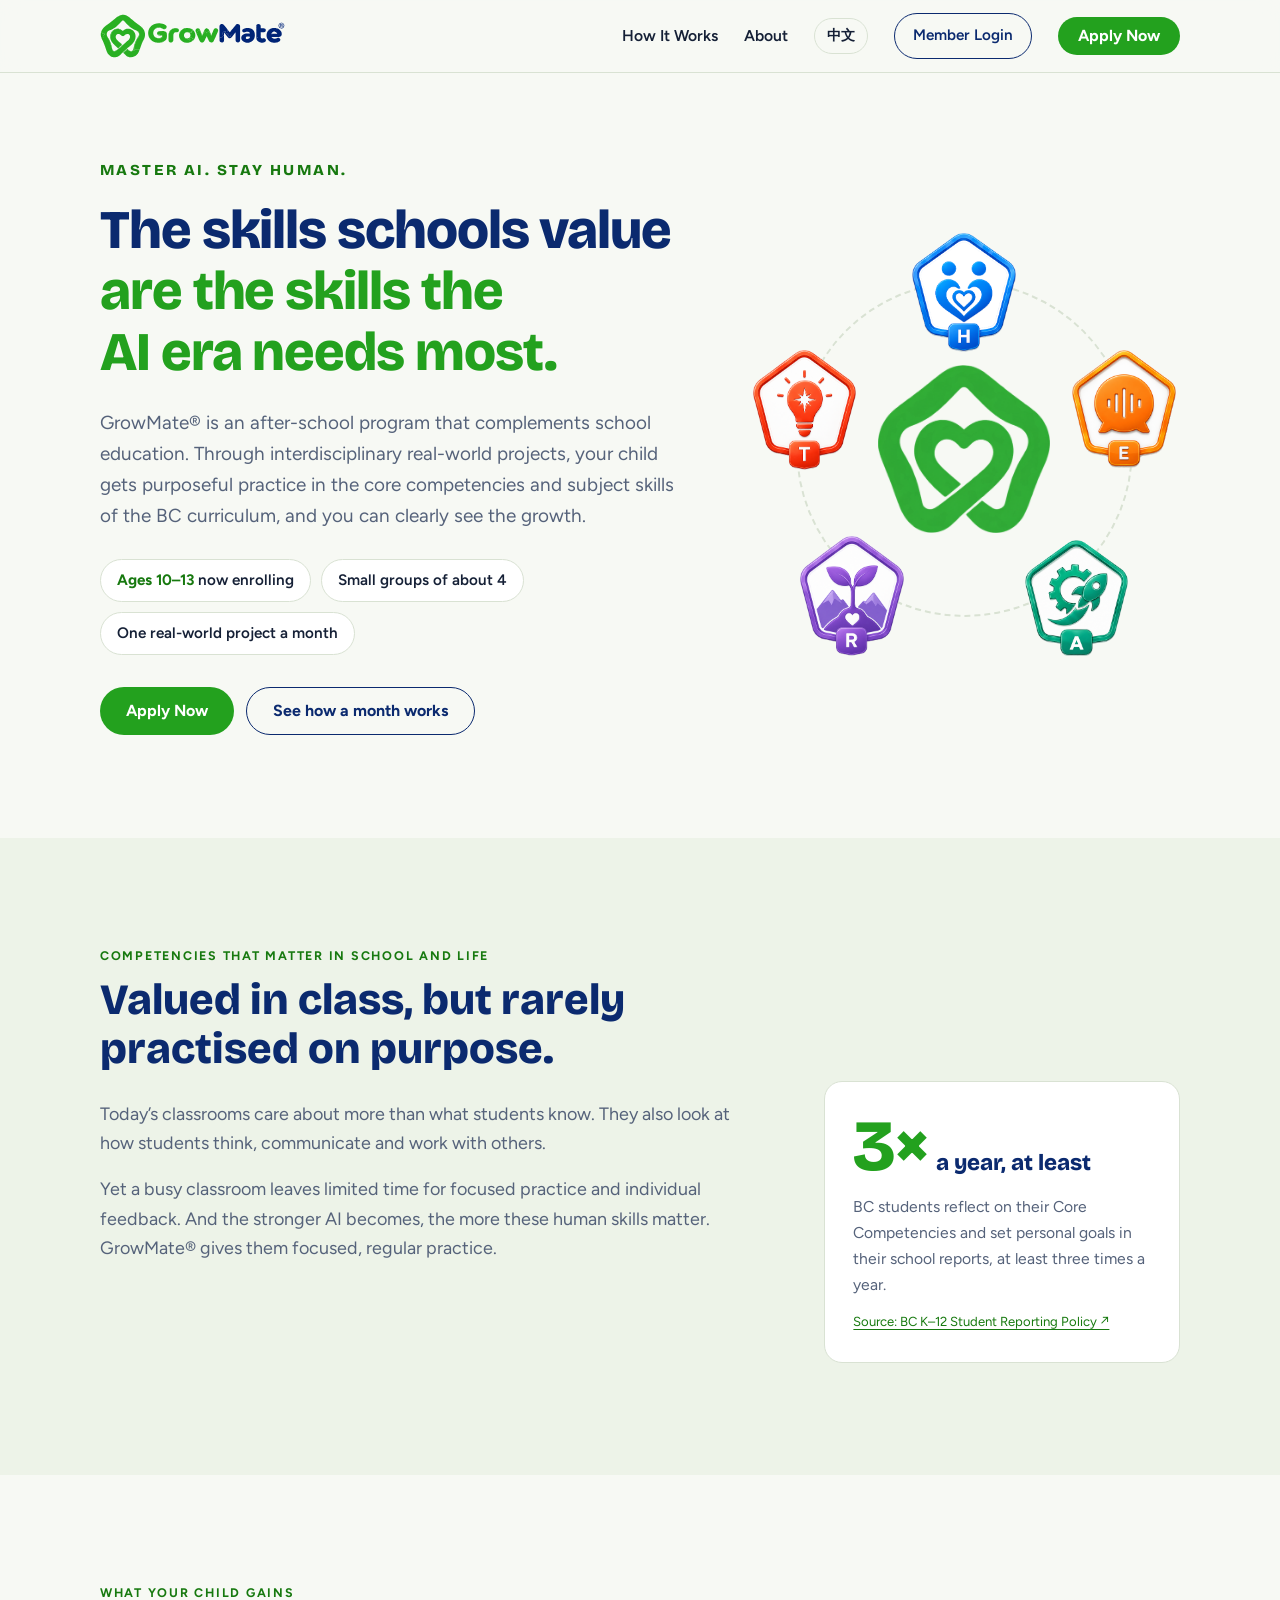
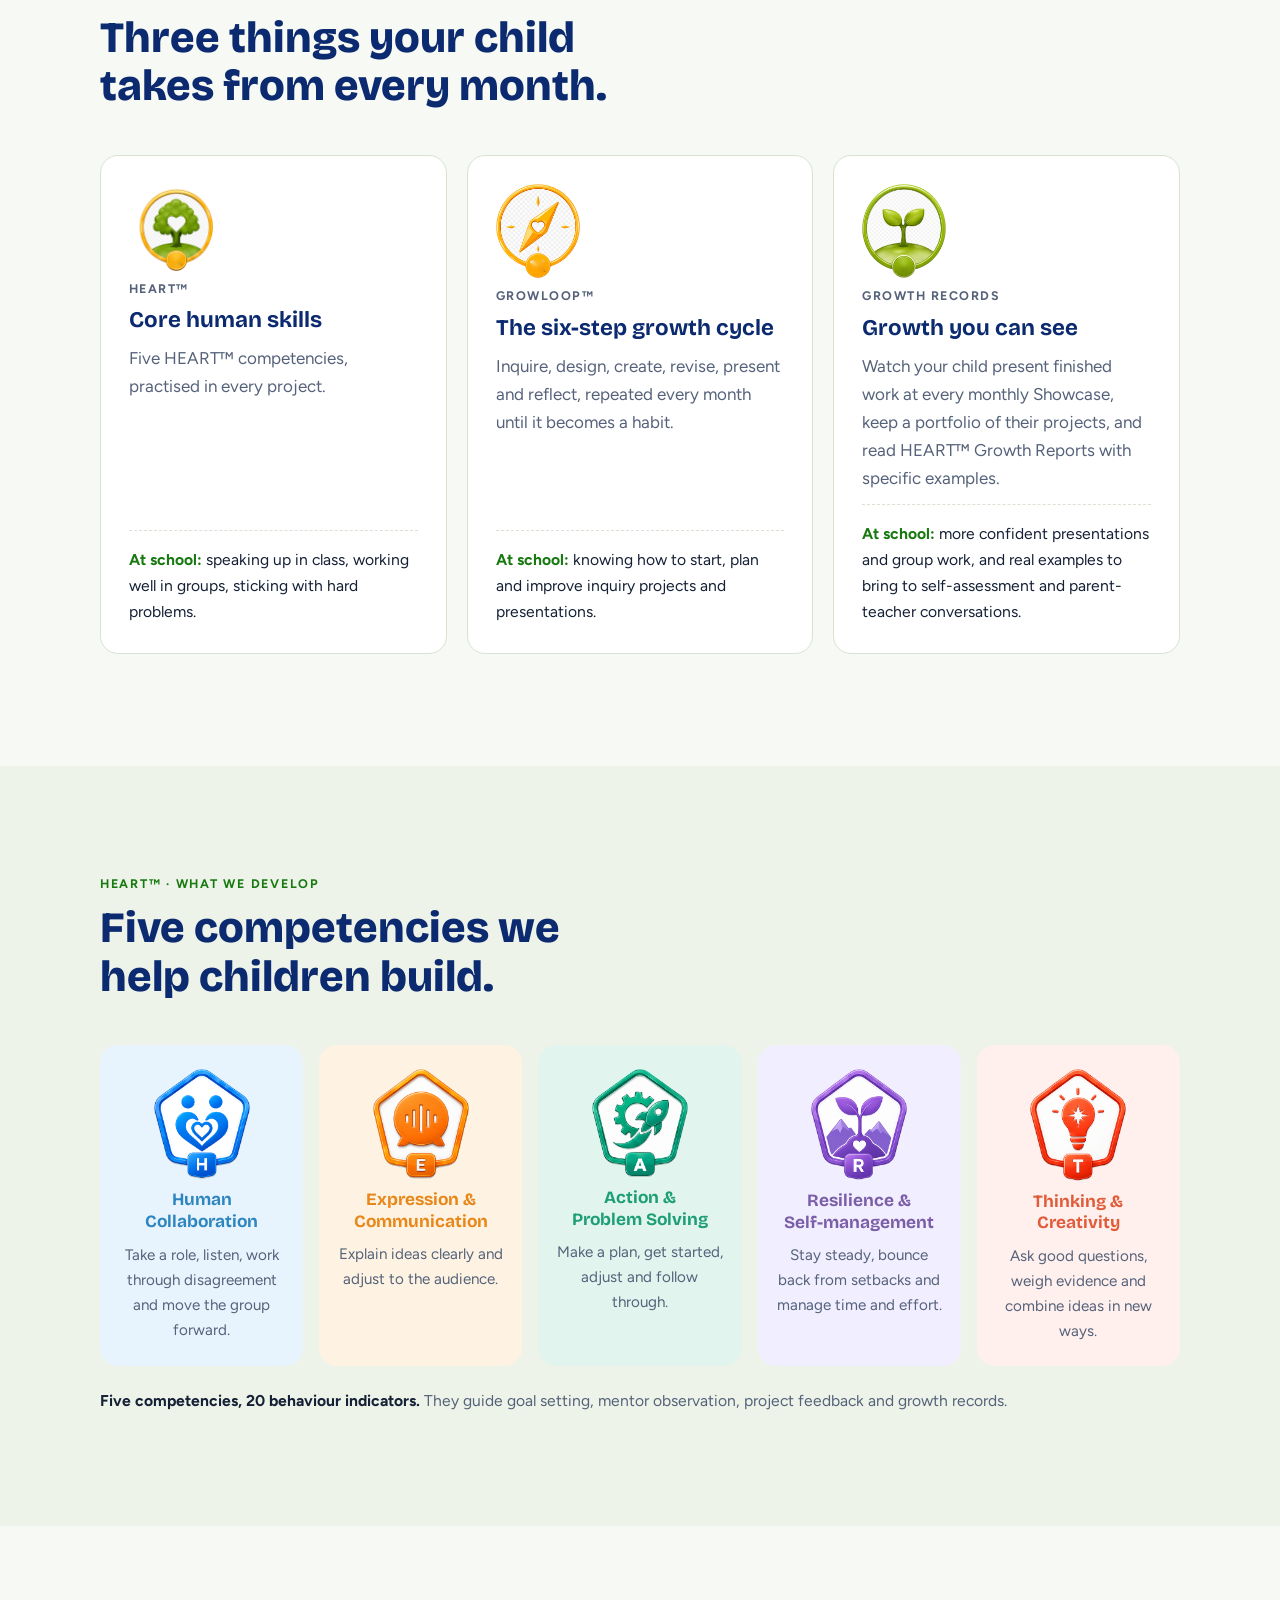
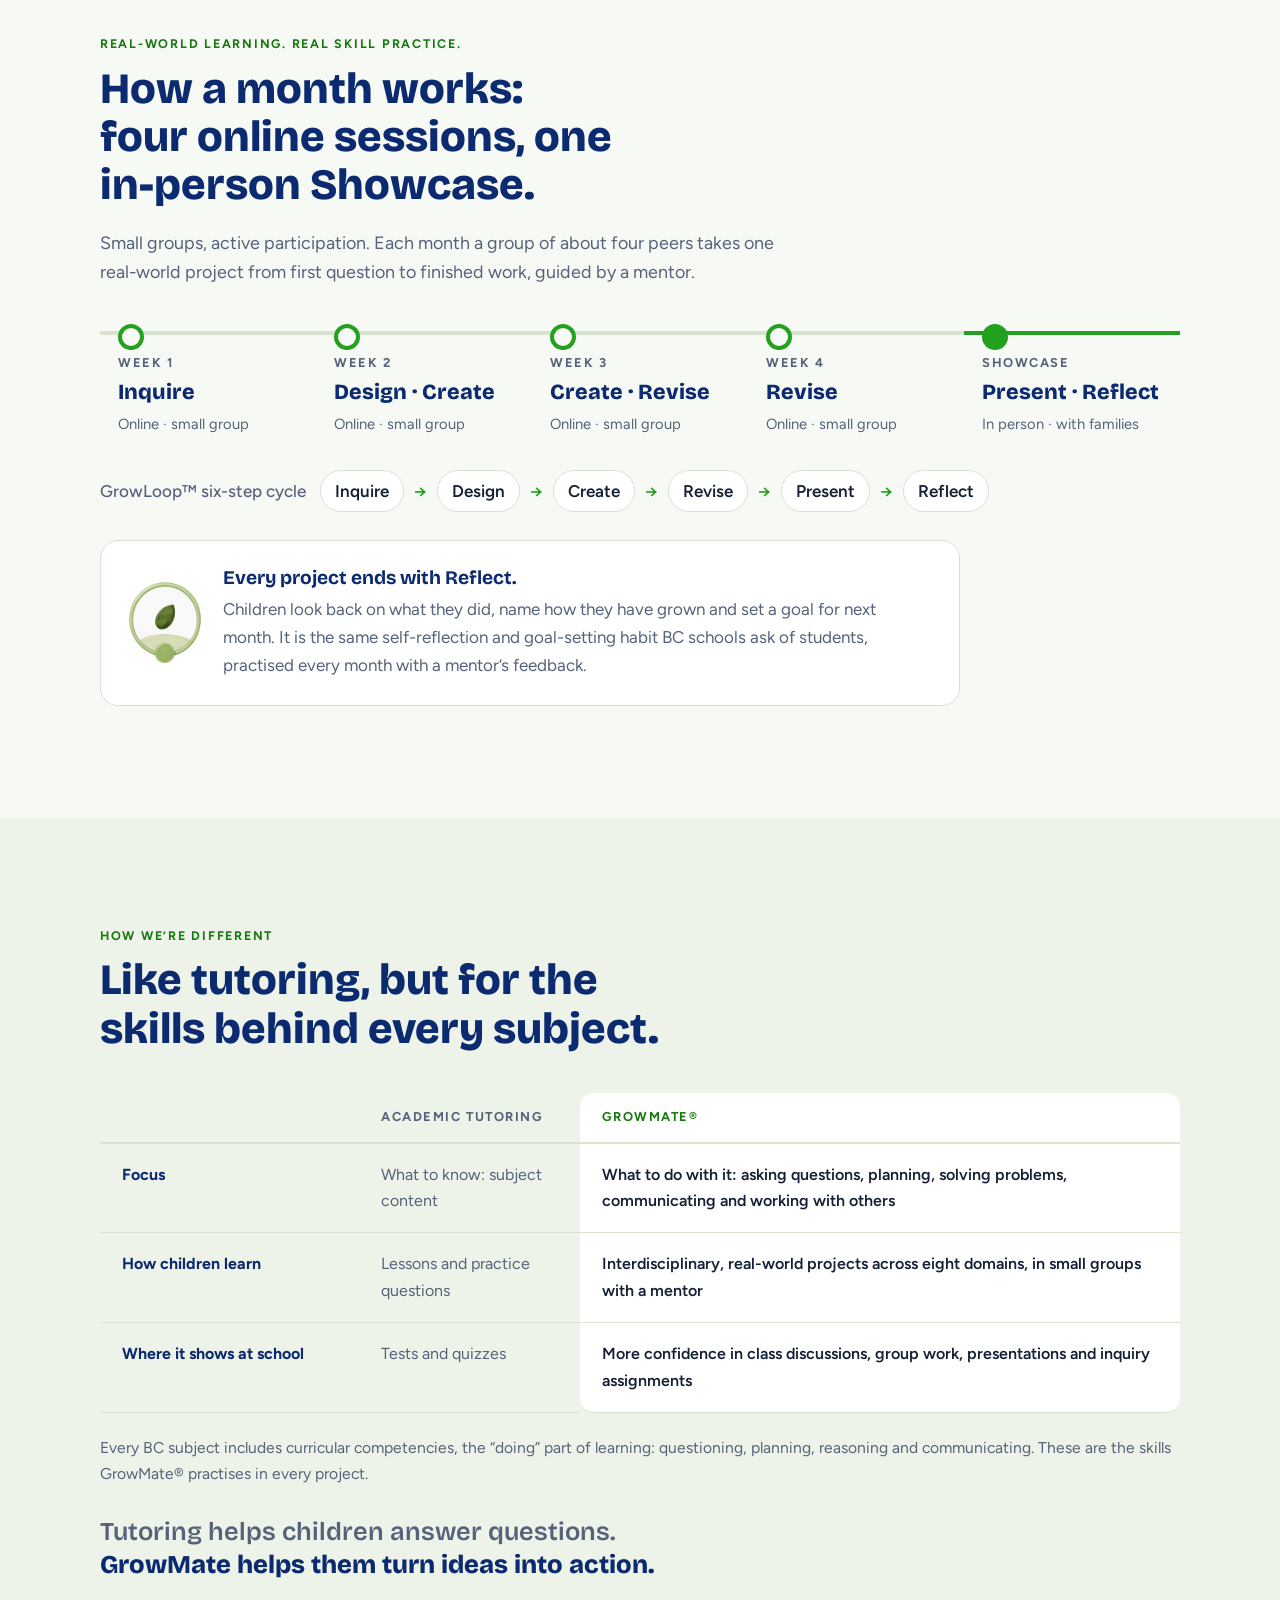
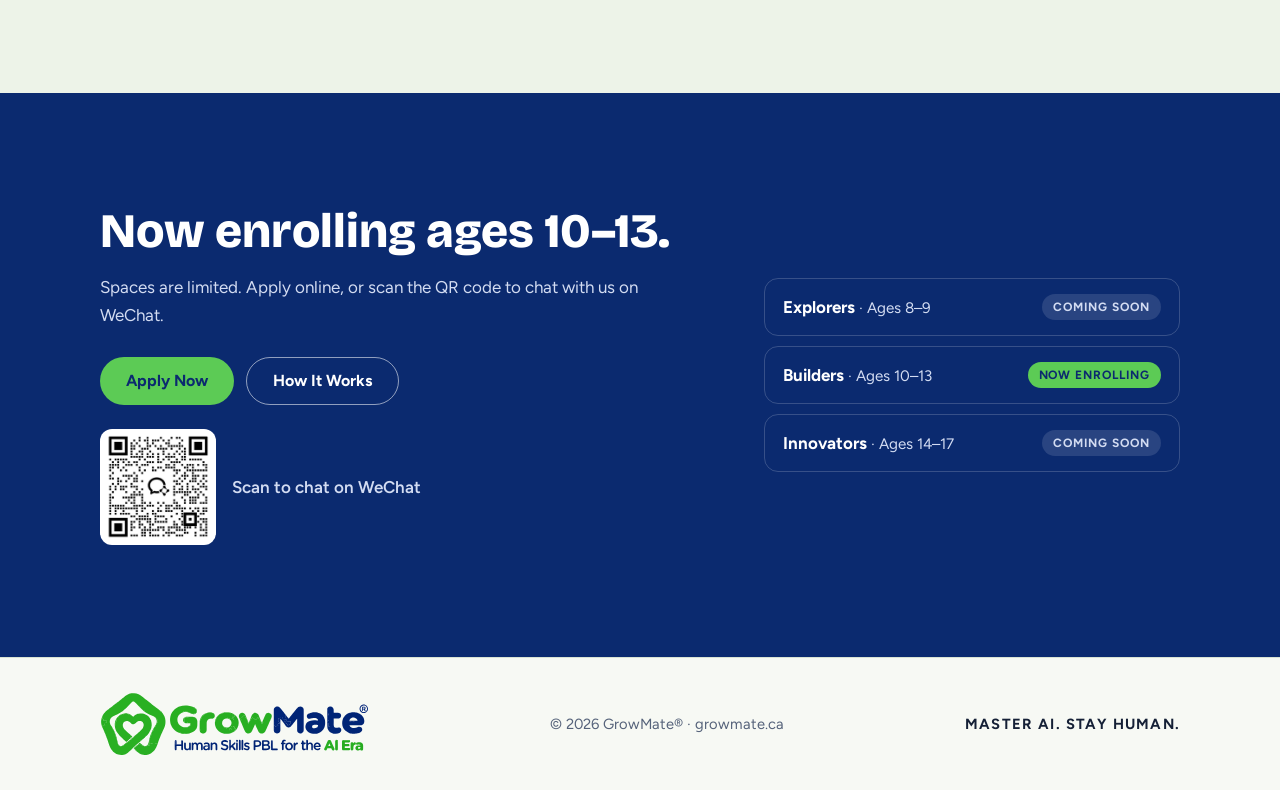
<file: index.html>
<!doctype html><html><head><meta charset=utf8><meta name=viewport content="width=device-width,initial-scale=1,viewport-fit=cover"><style>:root{color-scheme:light;box-sizing:border-box;padding-top:env(safe-area-inset-top,0px);padding-bottom:env(safe-area-inset-bottom,0px)}html{scroll-padding-top:env(safe-area-inset-top,0px)}body{margin:0;padding:0;font:14px -apple-system,BlinkMacSystemFont,sans-serif;background:#fff;color:#000}img{max-width:100%}[hidden]:not([hidden=until-found i]){display:none!important}</style></head><body>
<!doctype html>
<html lang="en">
<head>
<meta charset="utf-8">
<meta name="viewport" content="width=device-width, initial-scale=1, viewport-fit=cover">
<title>GrowMate® Human Skills PBL</title>
<meta name="claude:viewport-fit-sides" content="cover">
<meta name="description" content="GrowMate® is after-school project-based learning for ages 10–13. Children practise the skills schools value through real projects in small groups, and parents see the growth.">
<link rel="preconnect" href="https://fonts.googleapis.com">
<link rel="preconnect" href="https://fonts.gstatic.com" crossorigin>
<link rel="stylesheet" href="https://fonts.googleapis.com/css2?family=Bricolage+Grotesque:opsz,wght@12..96,600;12..96,800&family=Figtree:wght@400;500;600;700&display=swap">
<link rel="stylesheet" href="styles.css">
</head>
<body>

<header class="site-header">
  <div class="wrap nav">
    <a class="brand" href="index.html" aria-label="GrowMate home">
      <img class="logo-light" src="images/logo-header.svg" alt="GrowMate®">
      <img class="logo-dark" src="images/logo-header-dark.svg" alt="GrowMate®">
    </a>
    <button class="nav-toggle" type="button" aria-expanded="false" aria-controls="nav-links">Menu</button>
    <nav class="nav-links" id="nav-links" aria-label="Main">
      <a href="how-it-works.html">How It Works</a>
      <a href="about.html">About</a>
      <a class="lang" href="zh/index.html" lang="zh">中文</a>
      <a class="login" href="https://members.growmate.ca/login">Member Login</a>
      <a class="btn btn-primary" href="https://forms.gle/WHR9NqtynUmUbWVZ9">Apply Now</a>
    </nav>
  </div>
</header>

<main>

  <!-- 1. Hero -->
  <section class="hero">
    <div class="wrap hero-grid">
      <div>
        <p class="slogan">MASTER AI. STAY HUMAN.</p>
        <h1>The skills schools value <span>are the skills the AI era needs most.</span></h1>
        <p class="lead">GrowMate® is an after-school program that complements school education. Through interdisciplinary real-world projects, your child gets purposeful practice in the core competencies and subject skills of the BC curriculum, and you can clearly see the growth.</p>
        <ul class="facts">
          <li><strong>Ages 10–13</strong> now enrolling</li>
          <li>Small groups of about 4</li>
          <li>One real-world project a month</li>
        </ul>
        <div class="cta-row">
          <a class="btn btn-primary" href="https://forms.gle/WHR9NqtynUmUbWVZ9">Apply Now</a>
          <a class="btn btn-ghost" href="#how">See how a month works</a>
        </div>
      </div>
      <div class="badge-ring" aria-hidden="true">
        <div class="tree"><img src="images/logo-mark-lg.png" alt=""></div>
        <img class="b b1" src="images/heart-h.png" alt="">
        <img class="b b2" src="images/heart-e.png" alt="">
        <img class="b b3" src="images/heart-a.png" alt="">
        <img class="b b4" src="images/heart-r.png" alt="">
        <img class="b b5" src="images/heart-t.png" alt="">
      </div>
    </div>
  </section>

  <!-- 2. Why it matters -->
  <section class="band band-tint">
    <div class="wrap">
      <p class="kicker">Competencies that matter in school and life</p>
      <h2 class="section-title">Valued in class, but rarely practised on purpose.</h2>
      <div class="why-grid">
        <div class="why-copy lead">
          <p>Today’s classrooms care about more than what students know. They also look at how students think, communicate and work with others.</p>
          <p>Yet a busy classroom leaves limited time for focused practice and individual feedback. And the stronger AI becomes, the more these human skills matter. GrowMate® gives them focused, regular practice.</p>
        </div>
        <aside class="stat">
          <div class="num">3×<small>a year, at least</small></div>
          <p>BC students reflect on their Core Competencies and set personal goals in their school reports, at least three times a year.</p>
          <a class="src" href="https://www2.gov.bc.ca/gov/content/education-training/k-12/administration/legislation-policy/public-schools/student-reporting" target="_blank" rel="noopener">Source: BC K–12 Student Reporting Policy ↗</a>
        </aside>
      </div>
    </div>
  </section>

  <!-- 3. What your child gains -->
  <section class="band">
    <div class="wrap">
      <p class="kicker">What your child gains</p>
      <h2 class="section-title">Three things your child takes from every month.</h2>
      <div class="gains">
        <article class="gain">
          <img src="images/heart-tree.png" alt="">
          <span class="tag">HEART™</span>
          <h3>Core human skills</h3>
          <p>Five HEART™ competencies, practised in every project.</p>
          <p class="at-school"><b>At school:</b> speaking up in class, working well in groups, sticking with hard problems.</p>
        </article>
        <article class="gain">
          <img src="images/explorer.png" alt="">
          <span class="tag">GrowLoop™</span>
          <h3>The six-step growth cycle</h3>
          <p>Inquire, design, create, revise, present and reflect, repeated every month until it becomes a habit.</p>
          <p class="at-school"><b>At school:</b> knowing how to start, plan and improve inquiry projects and presentations.</p>
        </article>
        <article class="gain">
          <img src="images/sprout.png" alt="">
          <span class="tag">Growth records</span>
          <h3>Growth you can see</h3>
          <p>Watch your child present finished work at every monthly Showcase, keep a portfolio of their projects, and read HEART™ Growth Reports with specific examples.</p>
          <p class="at-school"><b>At school:</b> more confident presentations and group work, and real examples to bring to self-assessment and parent-teacher conversations.</p>
        </article>
      </div>
    </div>
  </section>

  <!-- 4. HEART -->
  <section class="band band-tint" id="heart">
    <div class="wrap">
      <p class="kicker">HEART™ · What we develop</p>
      <h2 class="section-title">Five competencies we help children build.</h2>
      <div class="heart-grid">
        <article class="hc h"><img src="images/heart-h.png" alt=""><h3>Human Collaboration</h3><p>Take a role, listen, work through disagreement and move the group forward.</p></article>
        <article class="hc e"><img src="images/heart-e.png" alt=""><h3>Expression &amp; Communication</h3><p>Explain ideas clearly and adjust to the audience.</p></article>
        <article class="hc a"><img src="images/heart-a.png" alt=""><h3>Action &amp; Problem Solving</h3><p>Make a plan, get started, adjust and follow through.</p></article>
        <article class="hc r"><img src="images/heart-r.png" alt=""><h3>Resilience &amp; Self-management</h3><p>Stay steady, bounce back from setbacks and manage time and effort.</p></article>
        <article class="hc t"><img src="images/heart-t.png" alt=""><h3>Thinking &amp; Creativity</h3><p>Ask good questions, weigh evidence and combine ideas in new ways.</p></article>
      </div>
      <p class="note"><strong>Five competencies, 20 behaviour indicators.</strong> They guide goal setting, mentor observation, project feedback and growth records.</p>
    </div>
  </section>

  <!-- 5. How a month works -->
  <section class="band" id="how">
    <div class="wrap">
      <p class="kicker">Real-world learning. Real skill practice.</p>
      <h2 class="section-title">How a month works: four online sessions, one in-person Showcase.</h2>
      <p class="lead">Small groups, active participation. Each month a group of about four peers takes one real-world project from first question to finished work, guided by a mentor.</p>
      <ol class="month">
        <li><p class="when">Week 1</p><p class="steps">Inquire</p><p class="where">Online · small group</p></li>
        <li><p class="when">Week 2</p><p class="steps">Design · Create</p><p class="where">Online · small group</p></li>
        <li><p class="when">Week 3</p><p class="steps">Create · Revise</p><p class="where">Online · small group</p></li>
        <li><p class="when">Week 4</p><p class="steps">Revise</p><p class="where">Online · small group</p></li>
        <li class="show"><p class="when">Showcase</p><p class="steps">Present · Reflect</p><p class="where">In person · with families</p></li>
      </ol>
      <p class="loop-line" aria-label="The six GrowLoop steps">
        <span class="lbl">GrowLoop™ six-step cycle</span>
        <span class="s">Inquire</span><span class="arrow" aria-hidden="true">→</span>
        <span class="s">Design</span><span class="arrow" aria-hidden="true">→</span>
        <span class="s">Create</span><span class="arrow" aria-hidden="true">→</span>
        <span class="s">Revise</span><span class="arrow" aria-hidden="true">→</span>
        <span class="s">Present</span><span class="arrow" aria-hidden="true">→</span>
        <span class="s">Reflect</span>
      </p>
      <div class="reflect">
        <img src="images/seed.png" alt="">
        <div>
          <h3>Every project ends with Reflect.</h3>
          <p>Children look back on what they did, name how they have grown and set a goal for next month. It is the same self-reflection and goal-setting habit BC schools ask of students, practised every month with a mentor’s feedback.</p>
        </div>
      </div>
    </div>
  </section>

  <!-- 6. Compared with tutoring -->
  <section class="band band-tint">
    <div class="wrap">
      <p class="kicker">How we’re different</p>
      <h2 class="section-title">Like tutoring, but for the skills behind every subject.</h2>
      <div class="compare-wrap">
        <table class="compare">
          <thead><tr><th scope="col"></th><th scope="col">Academic tutoring</th><th scope="col" class="gm">GrowMate®</th></tr></thead>
          <tbody>
            <tr><td class="lbl">Focus</td><td class="other">What to know: subject content</td><td class="gm">What to do with it: asking questions, planning, solving problems, communicating and working with others</td></tr>
            <tr><td class="lbl">How children learn</td><td class="other">Lessons and practice questions</td><td class="gm">Interdisciplinary, real-world projects across eight domains, in small groups with a mentor</td></tr>
            <tr><td class="lbl">Where it shows at school</td><td class="other">Tests and quizzes</td><td class="gm">More confidence in class discussions, group work, presentations and inquiry assignments</td></tr>
          </tbody>
        </table>
      </div>
      <p class="note">Every BC subject includes curricular competencies, the “doing” part of learning: questioning, planning, reasoning and communicating. These are the skills GrowMate® practises in every project.</p>
      <p class="punch"><span>Tutoring helps children answer questions.</span> GrowMate helps them turn ideas into action.</p>
    </div>
  </section>

  <!-- 7. What parents say: unhide (remove the hidden attribute) once real quotes are approved -->
  <section class="band" id="parents" hidden>
    <div class="wrap">
      <p class="kicker">What parents say</p>
      <h2 class="section-title">From our first families.</h2>
      <div class="quotes">
        <!-- Quote card template:
        <figure class="gain"><blockquote>“Quote text.”</blockquote><figcaption>Parent of a Builder, Vancouver</figcaption></figure>
        -->
      </div>
    </div>
  </section>

  <!-- 8. Enrol -->
  <section class="band final">
    <div class="wrap">
      <div>
        <h2>Now enrolling ages 10–13.</h2>
        <p>Spaces are limited. Apply online, or scan the QR code to chat with us on WeChat.</p>
        <div class="cta-row">
          <a class="btn btn-primary" href="https://forms.gle/WHR9NqtynUmUbWVZ9">Apply Now</a>
          <a class="btn btn-ghost" href="how-it-works.html">How It Works</a>
        </div>
        <div class="qr"><img src="images/wechat-qr.png" alt="GrowMate WeChat QR code"><span>Scan to chat on WeChat</span></div>
      </div>
      <ul class="levels">
        <li><span><span class="nm">Explorers</span> <span class="age">· Ages 8–9</span></span><span class="pill soon">Coming soon</span></li>
        <li><span><span class="nm">Builders</span> <span class="age">· Ages 10–13</span></span><span class="pill open">Now enrolling</span></li>
        <li><span><span class="nm">Innovators</span> <span class="age">· Ages 14–17</span></span><span class="pill soon">Coming soon</span></li>
      </ul>
    </div>
  </section>

</main>

<footer>
  <div class="wrap">
    <a class="foot-logo" href="index.html" aria-label="GrowMate home"><img class="logo-light" src="images/logo-full.svg" alt="GrowMate® Human Skills PBL for the AI Era"><img class="logo-dark" src="images/logo-full-dark.svg" alt="GrowMate® Human Skills PBL for the AI Era"></a>
    <span>© 2026 GrowMate® · growmate.ca</span>
    <b>MASTER AI. STAY HUMAN.</b>
  </div>
</footer>

<script>
(function(){
  var btn=document.querySelector('.nav-toggle'), links=document.getElementById('nav-links');
  if(!btn||!links) return;
  btn.addEventListener('click',function(){
    var open=links.classList.toggle('open');
    btn.setAttribute('aria-expanded', open ? 'true' : 'false');
    btn.textContent = open ? 'Close' : 'Menu';
  });
  links.addEventListener('click',function(e){ if(e.target.tagName==='A'){ links.classList.remove('open'); btn.setAttribute('aria-expanded','false'); btn.textContent='Menu'; } });
})();
</script>
</body>
</html>

</body></html>
</file>
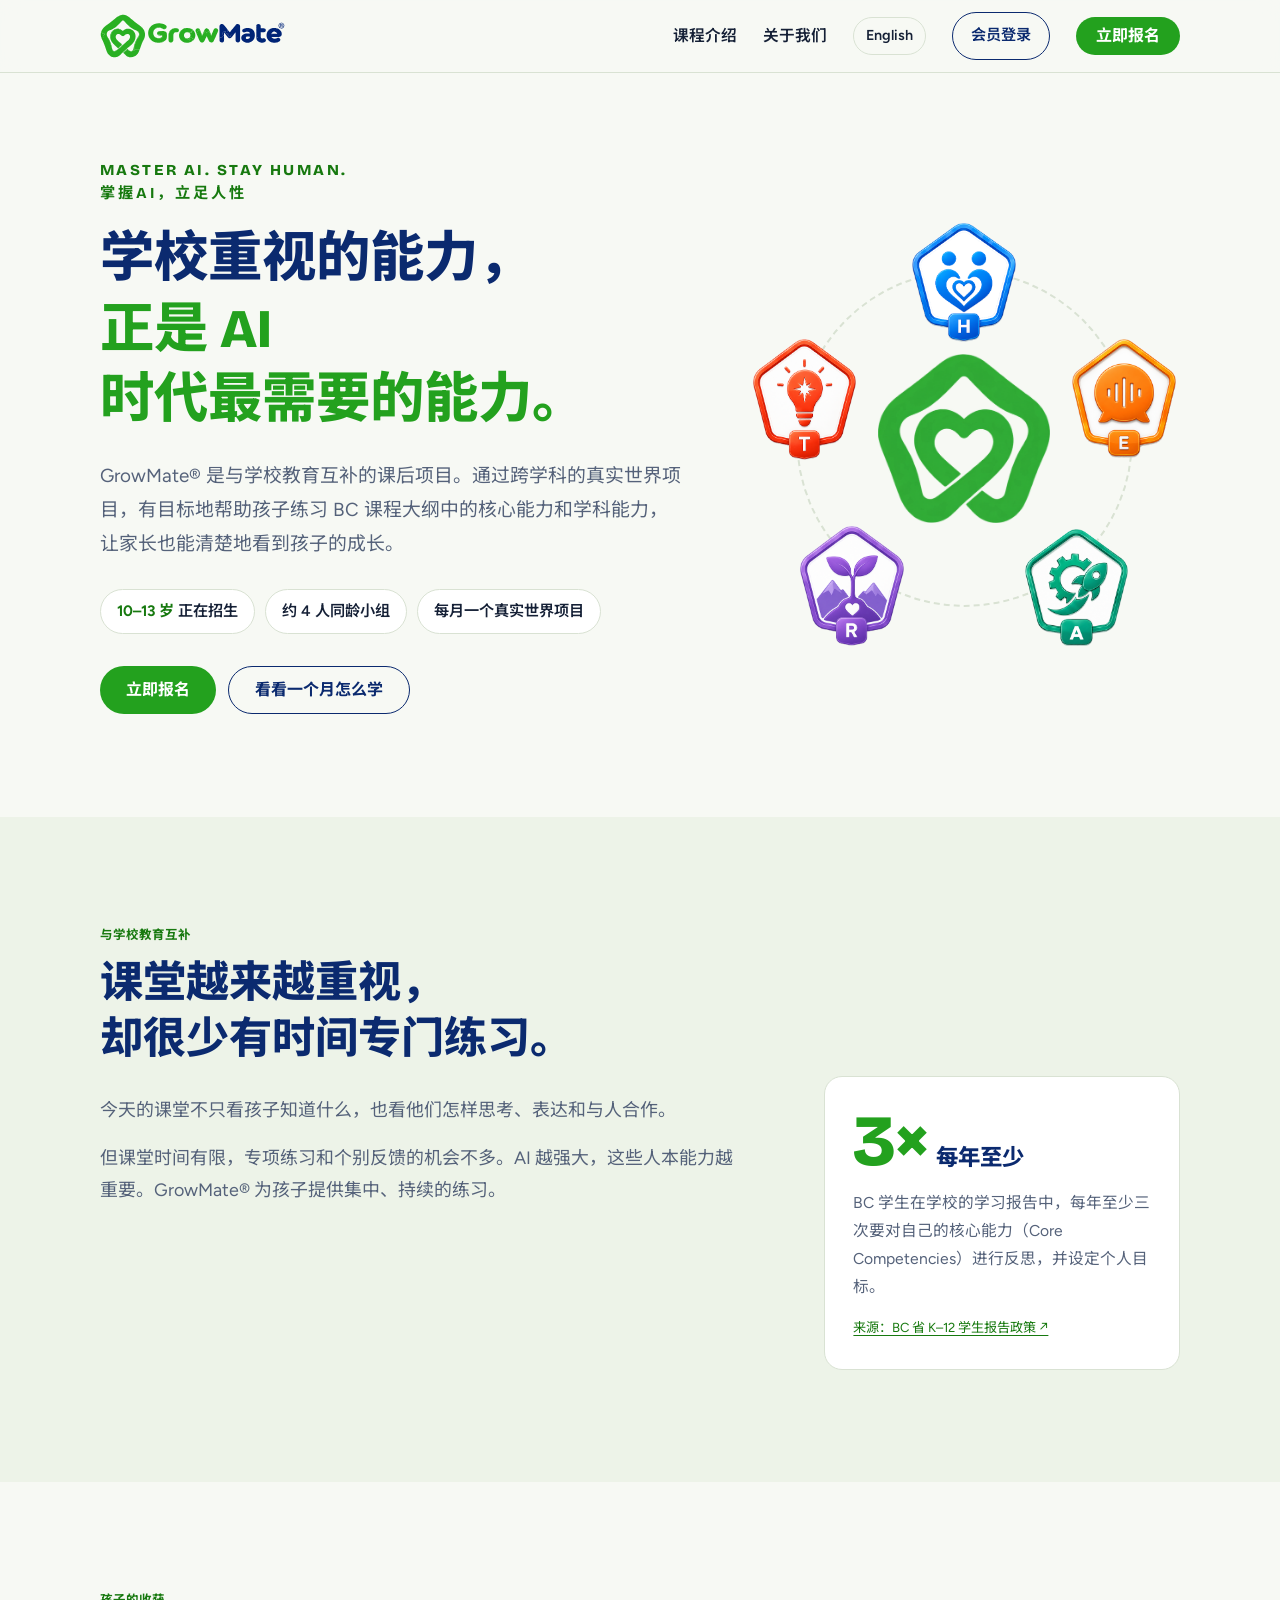
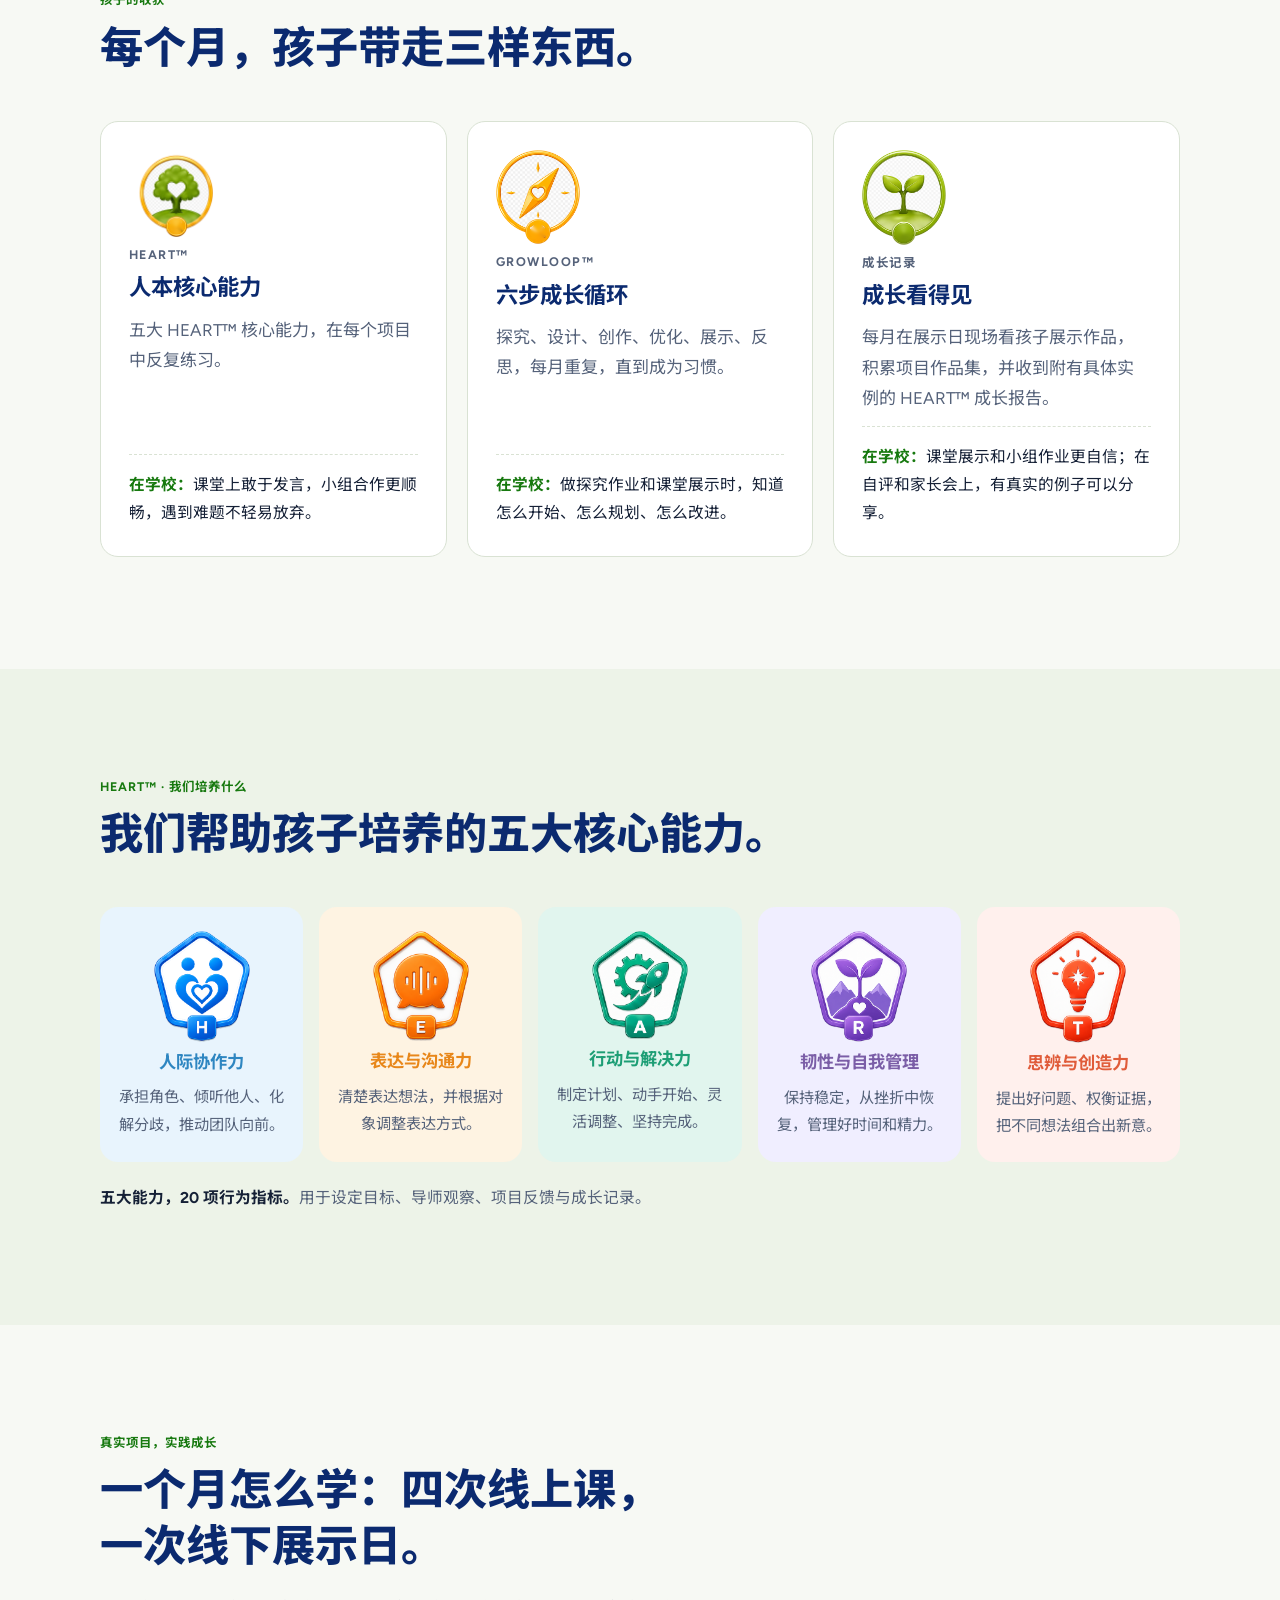
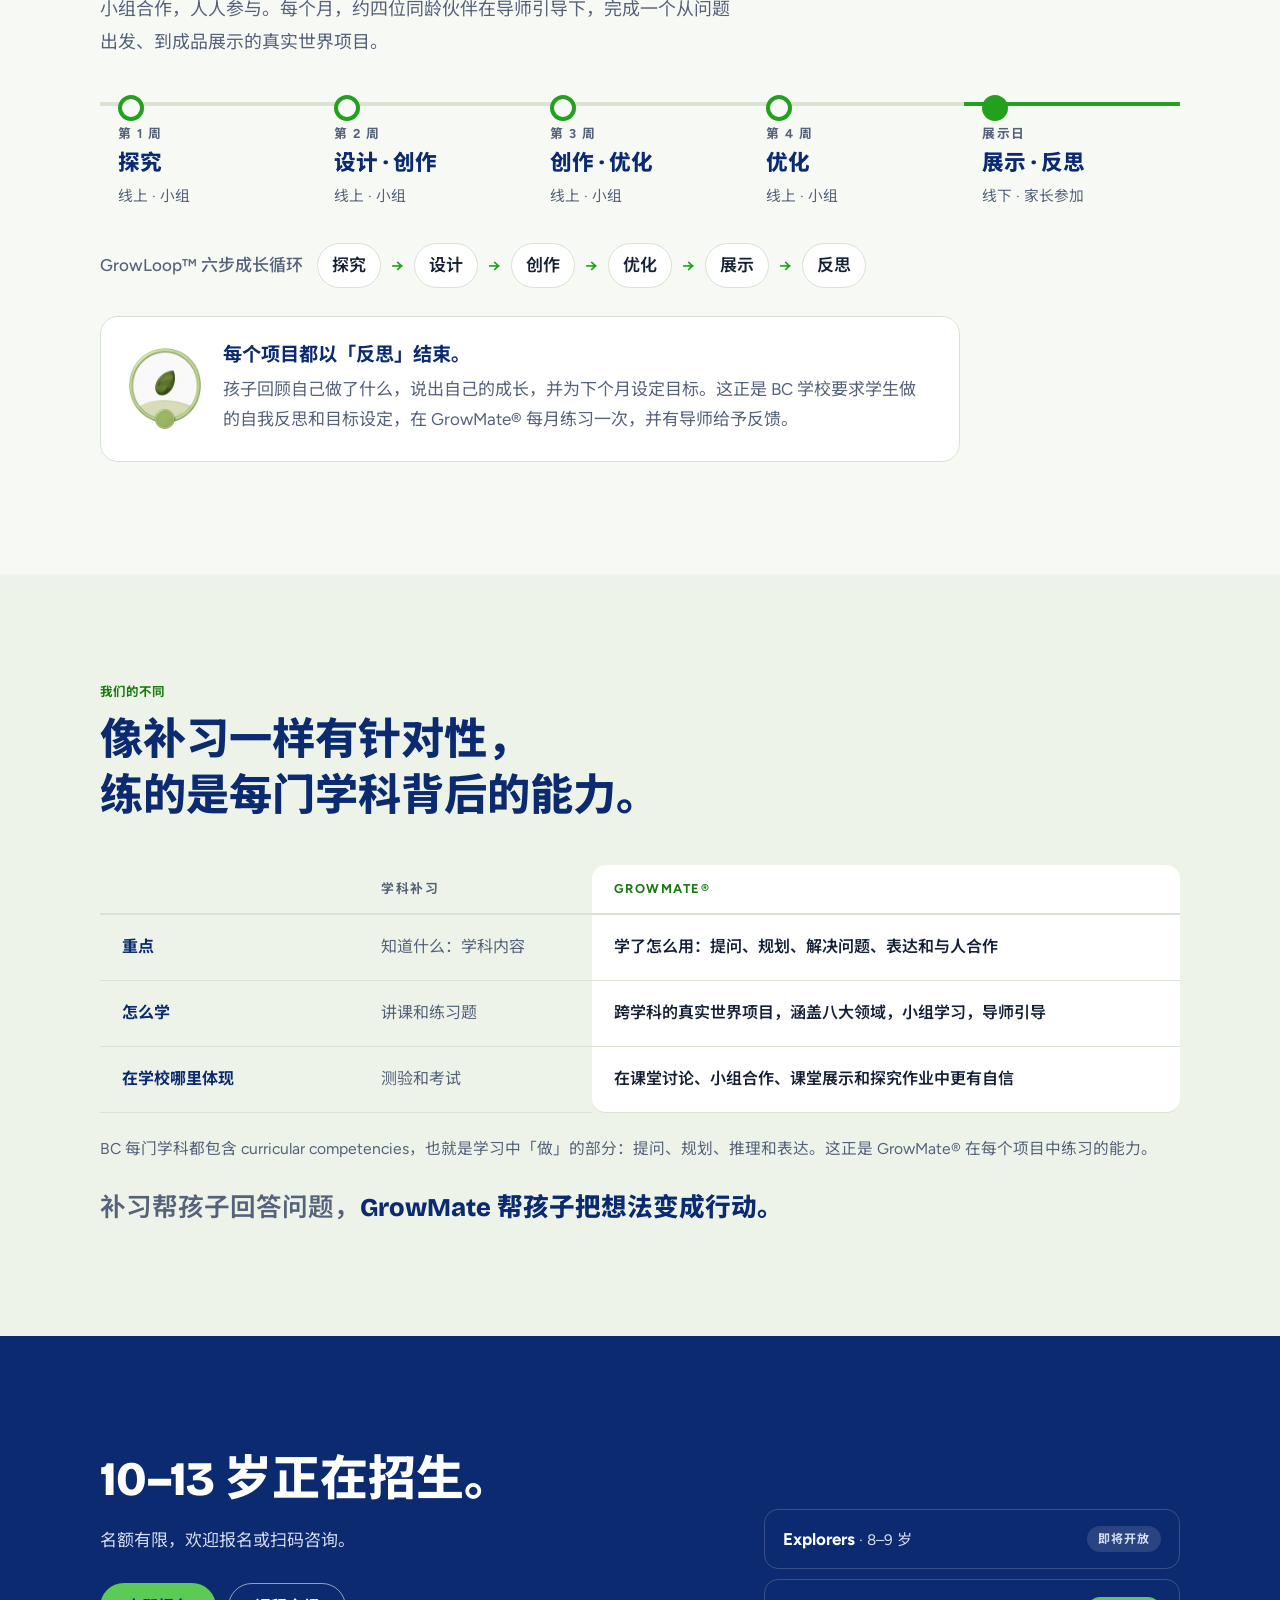
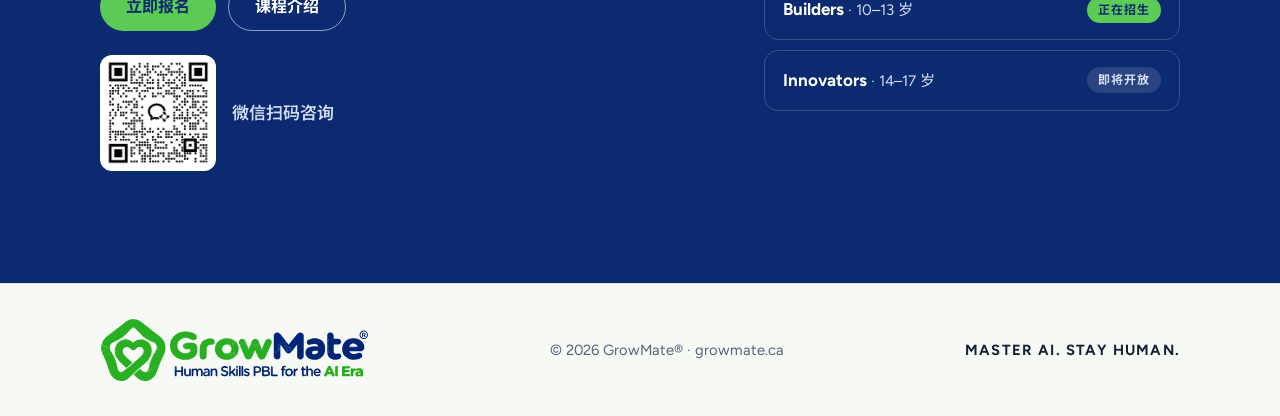
<file: zh/index.html>
<!doctype html>
<html lang="zh-CN">
<head>
<meta charset="utf-8">
<meta name="viewport" content="width=device-width, initial-scale=1, viewport-fit=cover">
<title>GrowMate® 人本核心能力项目制学习</title>
<meta name="claude:viewport-fit-sides" content="cover">
<meta name="description" content="GrowMate® 是与学校教育互补的课后项目制学习，现招收 10–13 岁孩子。孩子在真实项目中练习学校重视的核心能力，家长看得见成长。">
<link rel="preconnect" href="https://fonts.googleapis.com">
<link rel="preconnect" href="https://fonts.gstatic.com" crossorigin>
<link rel="stylesheet" href="https://fonts.googleapis.com/css2?family=Bricolage+Grotesque:opsz,wght@12..96,600;12..96,800&family=Figtree:wght@400;500;600;700&family=Noto+Sans+SC:wght@400;500;700;800&display=swap">
<link rel="stylesheet" href="../styles.css">
</head>
<body>

<header class="site-header">
  <div class="wrap nav">
    <a class="brand" href="index.html" aria-label="GrowMate 首页">
      <img class="logo-light" src="../images/logo-header.svg" alt="GrowMate®">
      <img class="logo-dark" src="../images/logo-header-dark.svg" alt="GrowMate®">
    </a>
    <button class="nav-toggle" type="button" aria-expanded="false" aria-controls="nav-links">菜单</button>
    <nav class="nav-links" id="nav-links" aria-label="主导航">
      <a href="how-it-works.html">课程介绍</a>
      <a href="about.html">关于我们</a>
      <a class="lang" href="../index.html" lang="en">English</a>
      <a class="login" href="https://members.growmate.ca/login">会员登录</a>
      <a class="btn btn-primary" href="https://forms.gle/WHR9NqtynUmUbWVZ9">立即报名</a>
    </nav>
  </div>
</header>

<main>

  <!-- 1. Hero -->
  <section class="hero">
    <div class="wrap hero-grid">
      <div>
        <p class="slogan">MASTER AI. STAY HUMAN.<span class="slogan-zh">掌握AI，立足人性</span></p>
        <h1>学校重视的能力，<span>正是 AI 时代最需要的能力。</span></h1>
        <p class="lead">GrowMate® 是与学校教育互补的课后项目。通过跨学科的真实世界项目，有目标地帮助孩子练习 BC 课程大纲中的核心能力和学科能力，让家长也能清楚地看到孩子的成长。</p>
        <ul class="facts">
          <li><strong>10–13 岁</strong> 正在招生</li>
          <li>约 4 人同龄小组</li>
          <li>每月一个真实世界项目</li>
        </ul>
        <div class="cta-row">
          <a class="btn btn-primary" href="https://forms.gle/WHR9NqtynUmUbWVZ9">立即报名</a>
          <a class="btn btn-ghost" href="#how">看看一个月怎么学</a>
        </div>
      </div>
      <div class="badge-ring" aria-hidden="true">
        <div class="tree"><img src="../images/logo-mark-lg.png" alt=""></div>
        <img class="b b1" src="../images/heart-h.png" alt="">
        <img class="b b2" src="../images/heart-e.png" alt="">
        <img class="b b3" src="../images/heart-a.png" alt="">
        <img class="b b4" src="../images/heart-r.png" alt="">
        <img class="b b5" src="../images/heart-t.png" alt="">
      </div>
    </div>
  </section>

  <!-- 2. Why it matters -->
  <section class="band band-tint">
    <div class="wrap">
      <p class="kicker">与学校教育互补</p>
      <h2 class="section-title">课堂越来越重视，却很少有时间专门练习。</h2>
      <div class="why-grid">
        <div class="why-copy lead">
          <p>今天的课堂不只看孩子知道什么，也看他们怎样思考、表达和与人合作。</p>
          <p>但课堂时间有限，专项练习和个别反馈的机会不多。AI 越强大，这些人本能力越重要。GrowMate® 为孩子提供集中、持续的练习。</p>
        </div>
        <aside class="stat">
          <div class="num">3×<small>每年至少</small></div>
          <p>BC 学生在学校的学习报告中，每年至少三次要对自己的核心能力（Core Competencies）进行反思，并设定个人目标。</p>
          <a class="src" href="https://www2.gov.bc.ca/gov/content/education-training/k-12/administration/legislation-policy/public-schools/student-reporting" target="_blank" rel="noopener">来源：BC 省 K–12 学生报告政策 ↗</a>
        </aside>
      </div>
    </div>
  </section>

  <!-- 3. What your child gains -->
  <section class="band">
    <div class="wrap">
      <p class="kicker">孩子的收获</p>
      <h2 class="section-title">每个月，孩子带走三样东西。</h2>
      <div class="gains">
        <article class="gain">
          <img src="../images/heart-tree.png" alt="">
          <span class="tag">HEART™</span>
          <h3>人本核心能力</h3>
          <p>五大 HEART™ 核心能力，在每个项目中反复练习。</p>
          <p class="at-school"><b>在学校：</b>课堂上敢于发言，小组合作更顺畅，遇到难题不轻易放弃。</p>
        </article>
        <article class="gain">
          <img src="../images/explorer.png" alt="">
          <span class="tag">GrowLoop™</span>
          <h3>六步成长循环</h3>
          <p>探究、设计、创作、优化、展示、反思，每月重复，直到成为习惯。</p>
          <p class="at-school"><b>在学校：</b>做探究作业和课堂展示时，知道怎么开始、怎么规划、怎么改进。</p>
        </article>
        <article class="gain">
          <img src="../images/sprout.png" alt="">
          <span class="tag">成长记录</span>
          <h3>成长看得见</h3>
          <p>每月在展示日现场看孩子展示作品，积累项目作品集，并收到附有具体实例的 HEART™ 成长报告。</p>
          <p class="at-school"><b>在学校：</b>课堂展示和小组作业更自信；在自评和家长会上，有真实的例子可以分享。</p>
        </article>
      </div>
    </div>
  </section>

  <!-- 4. HEART -->
  <section class="band band-tint" id="heart">
    <div class="wrap">
      <p class="kicker">HEART™ · 我们培养什么</p>
      <h2 class="section-title">我们帮助孩子培养的五大核心能力。</h2>
      <div class="heart-grid">
        <article class="hc h"><img src="../images/heart-h.png" alt=""><h3>人际协作力</h3><p>承担角色、倾听他人、化解分歧，推动团队向前。</p></article>
        <article class="hc e"><img src="../images/heart-e.png" alt=""><h3>表达与沟通力</h3><p>清楚表达想法，并根据对象调整表达方式。</p></article>
        <article class="hc a"><img src="../images/heart-a.png" alt=""><h3>行动与解决力</h3><p>制定计划、动手开始、灵活调整、坚持完成。</p></article>
        <article class="hc r"><img src="../images/heart-r.png" alt=""><h3>韧性与自我管理</h3><p>保持稳定，从挫折中恢复，管理好时间和精力。</p></article>
        <article class="hc t"><img src="../images/heart-t.png" alt=""><h3>思辨与创造力</h3><p>提出好问题、权衡证据，把不同想法组合出新意。</p></article>
      </div>
      <p class="note"><strong>五大能力，20 项行为指标。</strong>用于设定目标、导师观察、项目反馈与成长记录。</p>
    </div>
  </section>

  <!-- 5. How a month works -->
  <section class="band" id="how">
    <div class="wrap">
      <p class="kicker">真实项目，实践成长</p>
      <h2 class="section-title">一个月怎么学：四次线上课，一次线下展示日。</h2>
      <p class="lead">小组合作，人人参与。每个月，约四位同龄伙伴在导师引导下，完成一个从问题出发、到成品展示的真实世界项目。</p>
      <ol class="month">
        <li><p class="when">第 1 周</p><p class="steps">探究</p><p class="where">线上 · 小组</p></li>
        <li><p class="when">第 2 周</p><p class="steps">设计 · 创作</p><p class="where">线上 · 小组</p></li>
        <li><p class="when">第 3 周</p><p class="steps">创作 · 优化</p><p class="where">线上 · 小组</p></li>
        <li><p class="when">第 4 周</p><p class="steps">优化</p><p class="where">线上 · 小组</p></li>
        <li class="show"><p class="when">展示日</p><p class="steps">展示 · 反思</p><p class="where">线下 · 家长参加</p></li>
      </ol>
      <p class="loop-line" aria-label="GrowLoop 六步成长循环">
        <span class="lbl">GrowLoop™ 六步成长循环</span>
        <span class="s">探究</span><span class="arrow" aria-hidden="true">→</span>
        <span class="s">设计</span><span class="arrow" aria-hidden="true">→</span>
        <span class="s">创作</span><span class="arrow" aria-hidden="true">→</span>
        <span class="s">优化</span><span class="arrow" aria-hidden="true">→</span>
        <span class="s">展示</span><span class="arrow" aria-hidden="true">→</span>
        <span class="s">反思</span>
      </p>
      <div class="reflect">
        <img src="../images/seed.png" alt="">
        <div>
          <h3>每个项目都以「反思」结束。</h3>
          <p>孩子回顾自己做了什么，说出自己的成长，并为下个月设定目标。这正是 BC 学校要求学生做的自我反思和目标设定，在 GrowMate® 每月练习一次，并有导师给予反馈。</p>
        </div>
      </div>
    </div>
  </section>

  <!-- 6. Compared with tutoring -->
  <section class="band band-tint">
    <div class="wrap">
      <p class="kicker">我们的不同</p>
      <h2 class="section-title">像补习一样有针对性，练的是每门学科背后的能力。</h2>
      <div class="compare-wrap">
        <table class="compare">
          <thead><tr><th scope="col"></th><th scope="col">学科补习</th><th scope="col" class="gm">GrowMate®</th></tr></thead>
          <tbody>
            <tr><td class="lbl">重点</td><td class="other">知道什么：学科内容</td><td class="gm">学了怎么用：提问、规划、解决问题、表达和与人合作</td></tr>
            <tr><td class="lbl">怎么学</td><td class="other">讲课和练习题</td><td class="gm">跨学科的真实世界项目，涵盖八大领域，小组学习，导师引导</td></tr>
            <tr><td class="lbl">在学校哪里体现</td><td class="other">测验和考试</td><td class="gm">在课堂讨论、小组合作、课堂展示和探究作业中更有自信</td></tr>
          </tbody>
        </table>
      </div>
      <p class="note">BC 每门学科都包含 curricular competencies，也就是学习中「做」的部分：提问、规划、推理和表达。这正是 GrowMate® 在每个项目中练习的能力。</p>
      <p class="punch"><span>补习帮孩子回答问题，</span>GrowMate 帮孩子把想法变成行动。</p>
    </div>
  </section>

  <!-- 7. 家长评价：有经确认的真实评价后，删除 hidden 属性 -->
  <section class="band" id="parents" hidden>
    <div class="wrap">
      <p class="kicker">家长怎么说</p>
      <h2 class="section-title">来自首期家庭的声音。</h2>
      <div class="quotes"></div>
    </div>
  </section>

  <!-- 8. Enrol -->
  <section class="band final">
    <div class="wrap">
      <div>
        <h2>10–13 岁正在招生。</h2>
        <p>名额有限，欢迎报名或扫码咨询。</p>
        <div class="cta-row">
          <a class="btn btn-primary" href="https://forms.gle/WHR9NqtynUmUbWVZ9">立即报名</a>
          <a class="btn btn-ghost" href="how-it-works.html">课程介绍</a>
        </div>
        <div class="qr"><img src="../images/wechat-qr.png" alt="GrowMate 微信二维码"><span>微信扫码咨询</span></div>
      </div>
      <ul class="levels">
        <li><span><span class="nm">Explorers</span> <span class="age">· 8–9 岁</span></span><span class="pill soon">即将开放</span></li>
        <li><span><span class="nm">Builders</span> <span class="age">· 10–13 岁</span></span><span class="pill open">正在招生</span></li>
        <li><span><span class="nm">Innovators</span> <span class="age">· 14–17 岁</span></span><span class="pill soon">即将开放</span></li>
      </ul>
    </div>
  </section>

</main>

<footer>
  <div class="wrap">
    <a class="foot-logo" href="index.html" aria-label="GrowMate 首页"><img class="logo-light" src="../images/logo-full.svg" alt="GrowMate® Human Skills PBL for the AI Era"><img class="logo-dark" src="../images/logo-full-dark.svg" alt="GrowMate® Human Skills PBL for the AI Era"></a>
    <span>© 2026 GrowMate® · growmate.ca</span>
    <b>MASTER AI. STAY HUMAN.</b>
  </div>
</footer>

<script>
(function(){
  var btn=document.querySelector('.nav-toggle'), links=document.getElementById('nav-links');
  if(!btn||!links) return;
  btn.addEventListener('click',function(){
    var open=links.classList.toggle('open');
    btn.setAttribute('aria-expanded', open ? 'true' : 'false');
    btn.textContent = open ? '关闭' : '菜单';
  });
  links.addEventListener('click',function(e){ if(e.target.tagName==='A'){ links.classList.remove('open'); btn.setAttribute('aria-expanded','false'); btn.textContent='菜单'; } });
})();
</script>
</body>
</html>
</file>
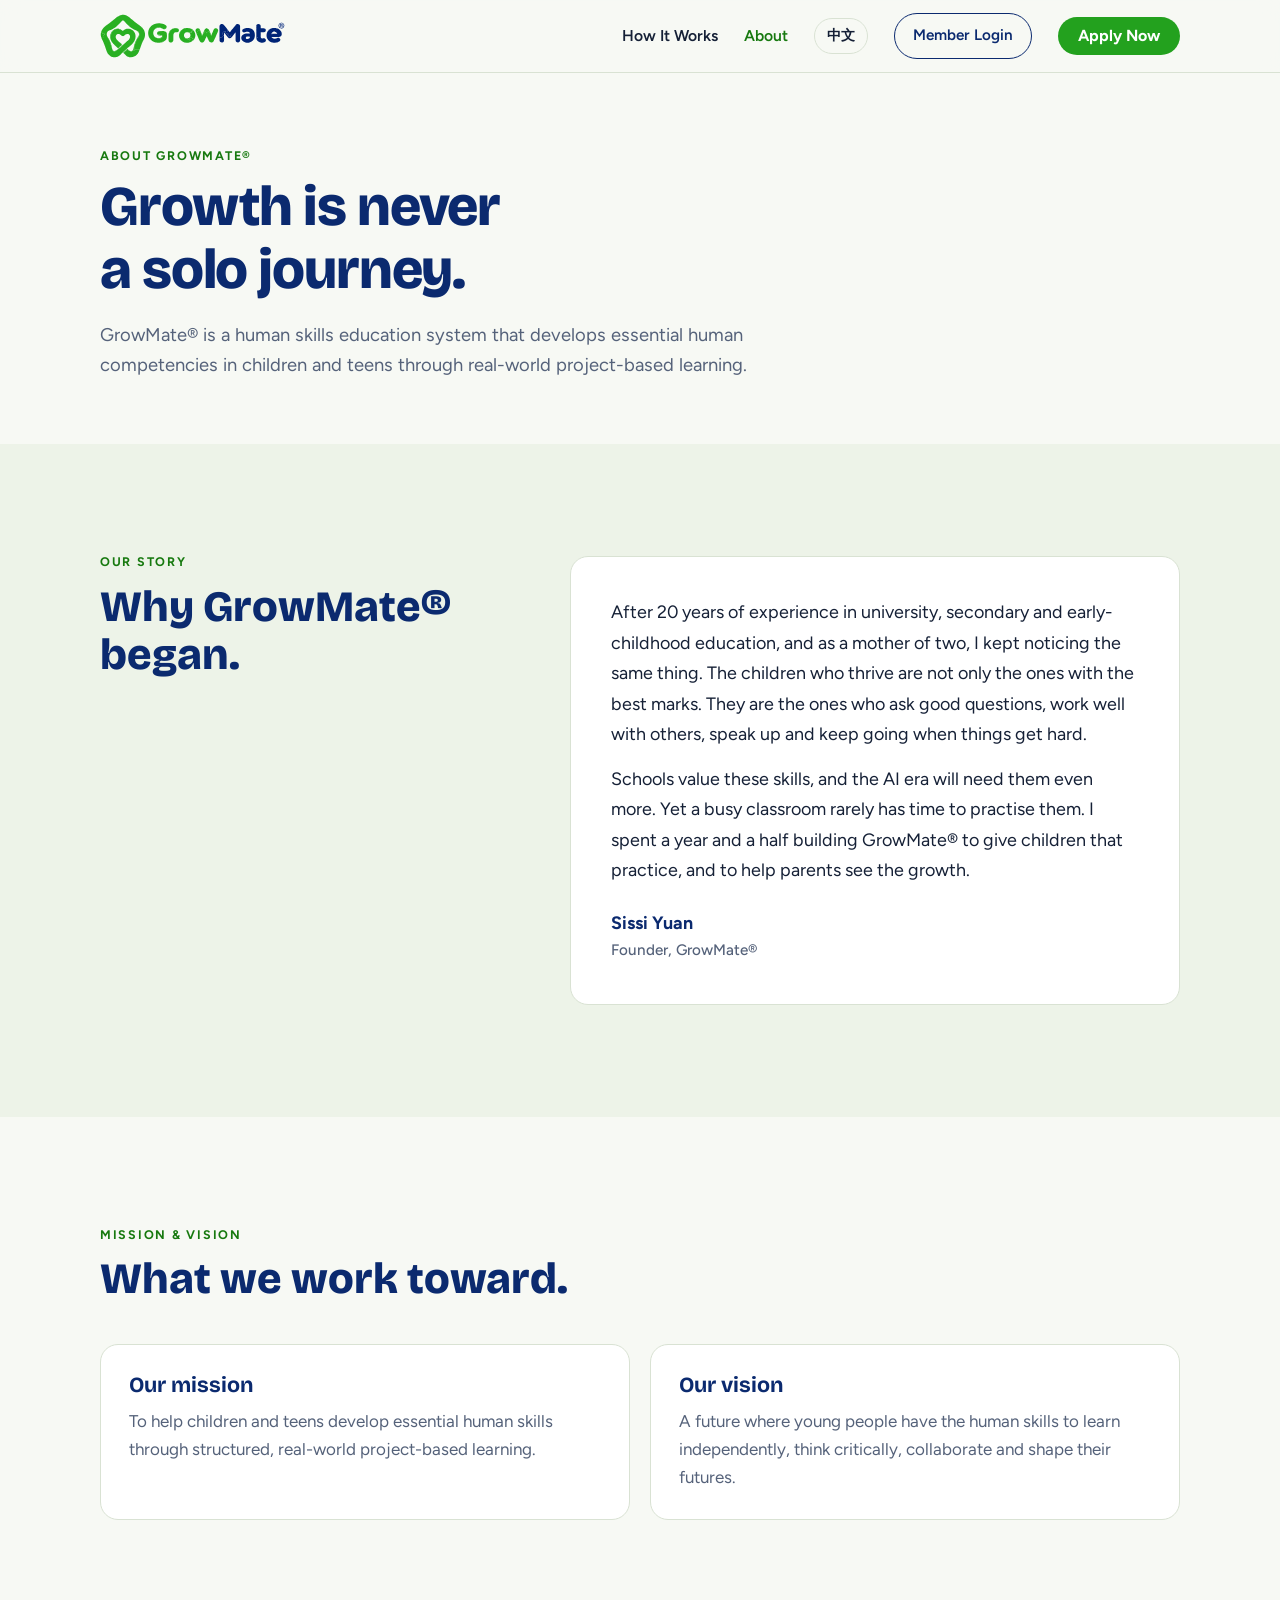
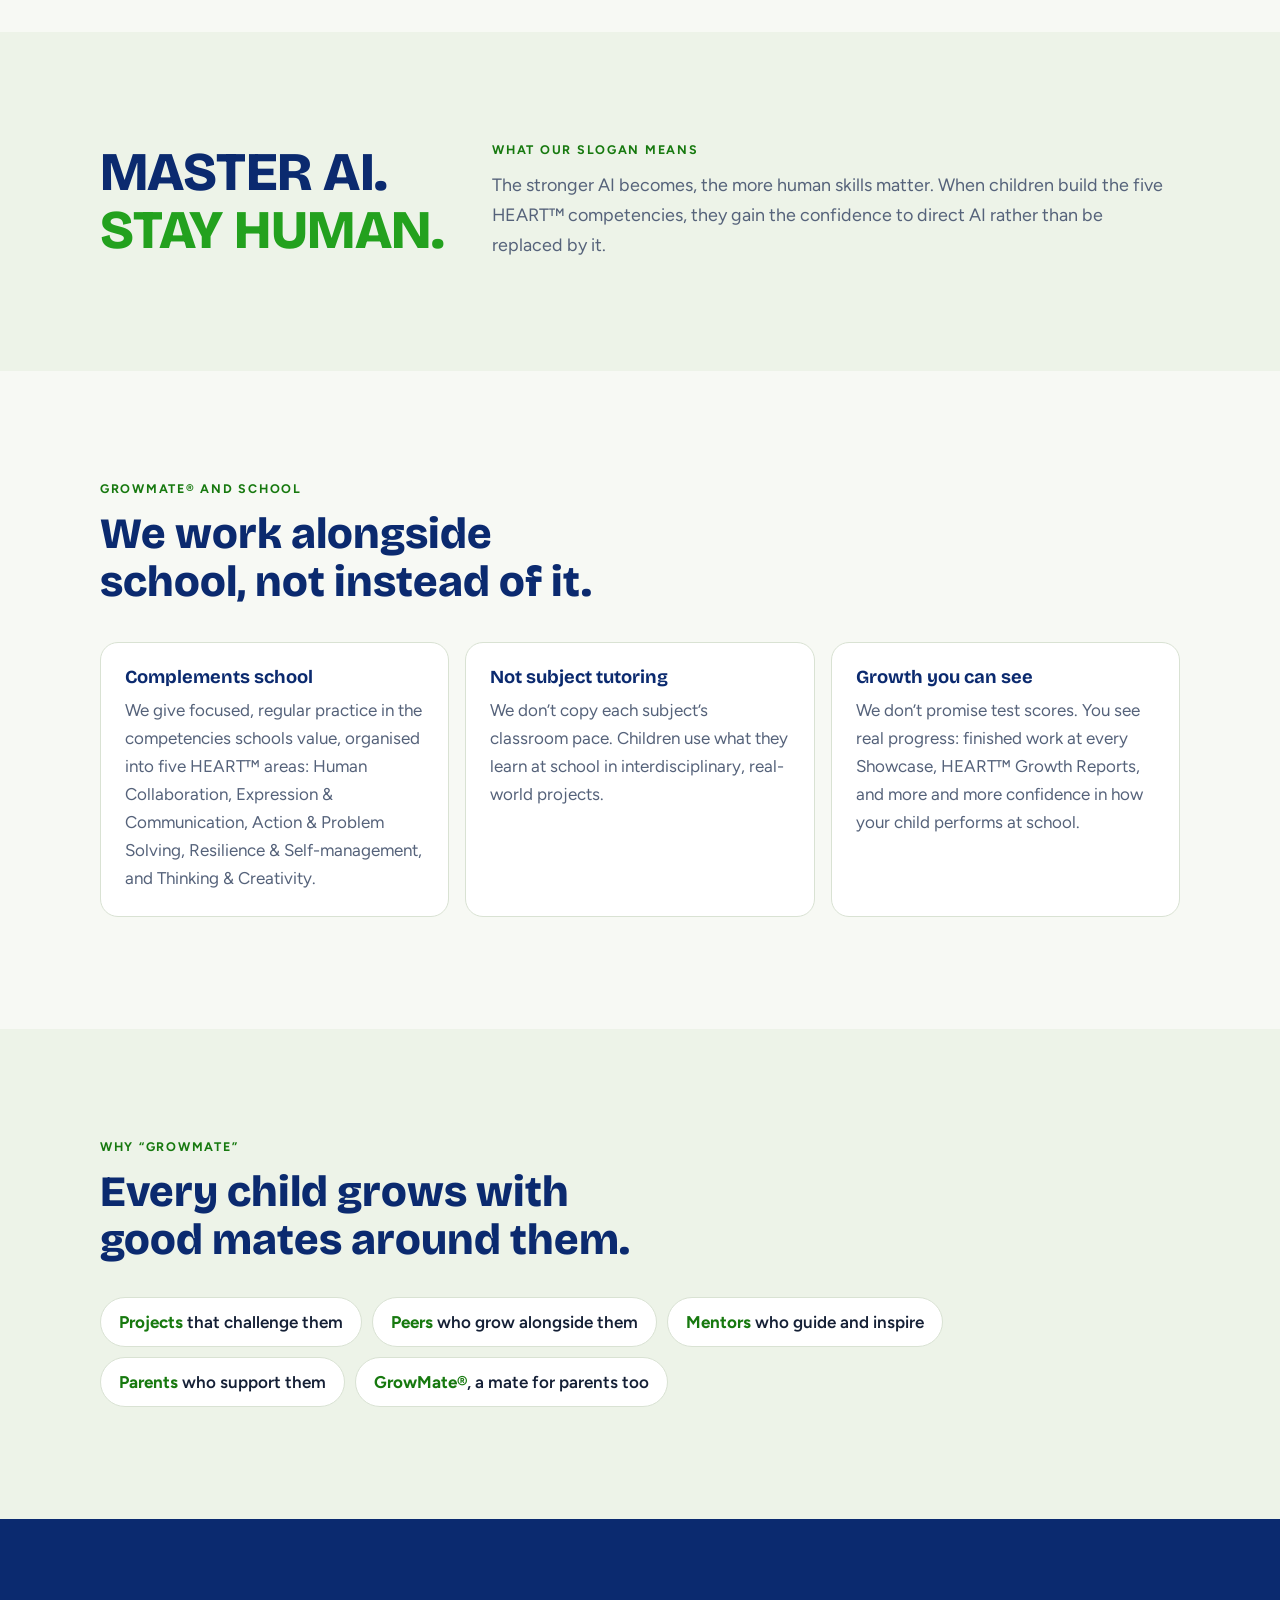
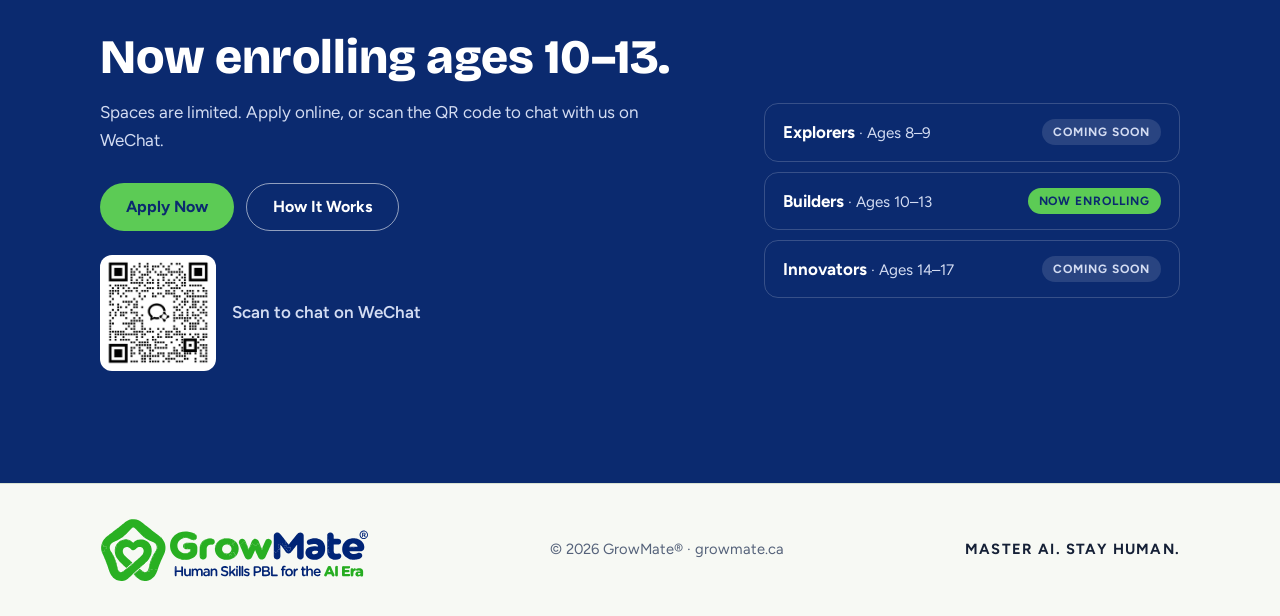
<file: about.html>
<!doctype html>
<html lang="en">
<head>
<meta charset="utf-8">
<meta name="viewport" content="width=device-width, initial-scale=1, viewport-fit=cover">
<title>About | GrowMate®</title>
<meta name="claude:viewport-fit-sides" content="cover">
<meta name="description" content="Why GrowMate® exists, our mission and vision, what MASTER AI. STAY HUMAN. means, and how we work alongside school.">
<link rel="preconnect" href="https://fonts.googleapis.com">
<link rel="preconnect" href="https://fonts.gstatic.com" crossorigin>
<link rel="stylesheet" href="https://fonts.googleapis.com/css2?family=Bricolage+Grotesque:opsz,wght@12..96,600;12..96,800&family=Figtree:wght@400;500;600;700&display=swap">
<link rel="stylesheet" href="styles.css">
</head>
<body>

<header class="site-header">
  <div class="wrap nav">
    <a class="brand" href="index.html" aria-label="GrowMate home">
      <img class="logo-light" src="images/logo-header.svg" alt="GrowMate®">
      <img class="logo-dark" src="images/logo-header-dark.svg" alt="GrowMate®">
    </a>
    <button class="nav-toggle" type="button" aria-expanded="false" aria-controls="nav-links">Menu</button>
    <nav class="nav-links" id="nav-links" aria-label="Main">
      <a href="how-it-works.html">How It Works</a>
      <a href="about.html" aria-current="page">About</a>
      <a class="lang" href="zh/about.html" lang="zh">中文</a>
      <a class="login" href="https://members.growmate.ca/login">Member Login</a>
      <a class="btn btn-primary" href="https://forms.gle/WHR9NqtynUmUbWVZ9">Apply Now</a>
    </nav>
  </div>
</header>

<main>

  <!-- Hero -->
  <section class="page-hero">
    <div class="wrap">
      <p class="kicker">About GrowMate®</p>
      <h1>Growth is never a solo journey.</h1>
      <p class="lead">GrowMate® is a human skills education system that develops essential human competencies in children and teens through real-world project-based learning.</p>
    </div>
  </section>

  <!-- Founder -->
  <section class="band band-tint">
    <div class="wrap founder">
      <div>
        <p class="kicker">Our story</p>
        <h2 class="section-title">Why GrowMate® began.</h2>
      </div>
      <blockquote>
        <p>After 20 years of experience in university, secondary and early-childhood education, and as a mother of two, I kept noticing the same thing. The children who thrive are not only the ones with the best marks. They are the ones who ask good questions, work well with others, speak up and keep going when things get hard.</p>
        <p>Schools value these skills, and the AI era will need them even more. Yet a busy classroom rarely has time to practise them. I spent a year and a half building GrowMate® to give children that practice, and to help parents see the growth.</p>
        <p class="sig">Sissi Yuan<span>Founder, GrowMate®</span></p>
      </blockquote>
    </div>
  </section>

  <!-- Mission & vision -->
  <section class="band">
    <div class="wrap">
      <p class="kicker">Mission &amp; vision</p>
      <h2 class="section-title">What we work toward.</h2>
      <div class="two">
        <article class="card">
          <h3>Our mission</h3>
          <p>To help children and teens develop essential human skills through structured, real-world project-based learning.</p>
        </article>
        <article class="card">
          <h3>Our vision</h3>
          <p>A future where young people have the human skills to learn independently, think critically, collaborate and shape their futures.</p>
        </article>
      </div>
    </div>
  </section>

  <!-- Slogan -->
  <section class="band band-tint">
    <div class="wrap slogan-block">
      <p class="big-slogan">MASTER AI.<span>STAY HUMAN.</span></p>
      <div>
        <p class="kicker">What our slogan means</p>
        <p class="lead" style="margin-top:0">The stronger AI becomes, the more human skills matter. When children build the five HEART™ competencies, they gain the confidence to direct AI rather than be replaced by it.</p>
      </div>
    </div>
  </section>

  <!-- School -->
  <section class="band">
    <div class="wrap">
      <p class="kicker">GrowMate® and school</p>
      <h2 class="section-title">We work alongside school, not instead of it.</h2>
      <ul class="points">
        <li><h3>Complements school</h3><p>We give focused, regular practice in the competencies schools value, organised into five HEART™ areas: Human Collaboration, Expression &amp; Communication, Action &amp; Problem Solving, Resilience &amp; Self-management, and Thinking &amp; Creativity.</p></li>
        <li><h3>Not subject tutoring</h3><p>We don’t copy each subject’s classroom pace. Children use what they learn at school in interdisciplinary, real-world projects.</p></li>
        <li><h3>Growth you can see</h3><p>We don’t promise test scores. You see real progress: finished work at every Showcase, HEART™ Growth Reports, and more and more confidence in how your child performs at school.</p></li>
      </ul>
    </div>
  </section>

  <!-- Name -->
  <section class="band band-tint">
    <div class="wrap">
      <p class="kicker">Why “GrowMate”</p>
      <h2 class="section-title">Every child grows with good mates around them.</h2>
      <ul class="mates">
        <li><b>Projects</b> that challenge them</li>
        <li><b>Peers</b> who grow alongside them</li>
        <li><b>Mentors</b> who guide and inspire</li>
        <li><b>Parents</b> who support them</li>
        <li><b>GrowMate®</b>, a mate for parents too</li>
      </ul>
    </div>
  </section>

  <!-- Enrol -->
  <section class="band final">
    <div class="wrap">
      <div>
        <h2>Now enrolling ages 10–13.</h2>
        <p>Spaces are limited. Apply online, or scan the QR code to chat with us on WeChat.</p>
        <div class="cta-row">
          <a class="btn btn-primary" href="https://forms.gle/WHR9NqtynUmUbWVZ9">Apply Now</a>
          <a class="btn btn-ghost" href="how-it-works.html">How It Works</a>
        </div>
        <div class="qr"><img src="images/wechat-qr.png" alt="GrowMate WeChat QR code"><span>Scan to chat on WeChat</span></div>
      </div>
      <ul class="levels">
        <li><span><span class="nm">Explorers</span> <span class="age">· Ages 8–9</span></span><span class="pill soon">Coming soon</span></li>
        <li><span><span class="nm">Builders</span> <span class="age">· Ages 10–13</span></span><span class="pill open">Now enrolling</span></li>
        <li><span><span class="nm">Innovators</span> <span class="age">· Ages 14–17</span></span><span class="pill soon">Coming soon</span></li>
      </ul>
    </div>
  </section>

</main>

<footer>
  <div class="wrap">
    <a class="foot-logo" href="index.html" aria-label="GrowMate home"><img class="logo-light" src="images/logo-full.svg" alt="GrowMate® Human Skills PBL for the AI Era"><img class="logo-dark" src="images/logo-full-dark.svg" alt="GrowMate® Human Skills PBL for the AI Era"></a>
    <span>© 2026 GrowMate® · growmate.ca</span>
    <b>MASTER AI. STAY HUMAN.</b>
  </div>
</footer>

<script>
(function(){
  var btn=document.querySelector('.nav-toggle'), links=document.getElementById('nav-links');
  if(!btn||!links) return;
  btn.addEventListener('click',function(){
    var open=links.classList.toggle('open');
    btn.setAttribute('aria-expanded', open ? 'true' : 'false');
    btn.textContent = open ? 'Close' : 'Menu';
  });
})();
</script>
</body>
</html>
</file>
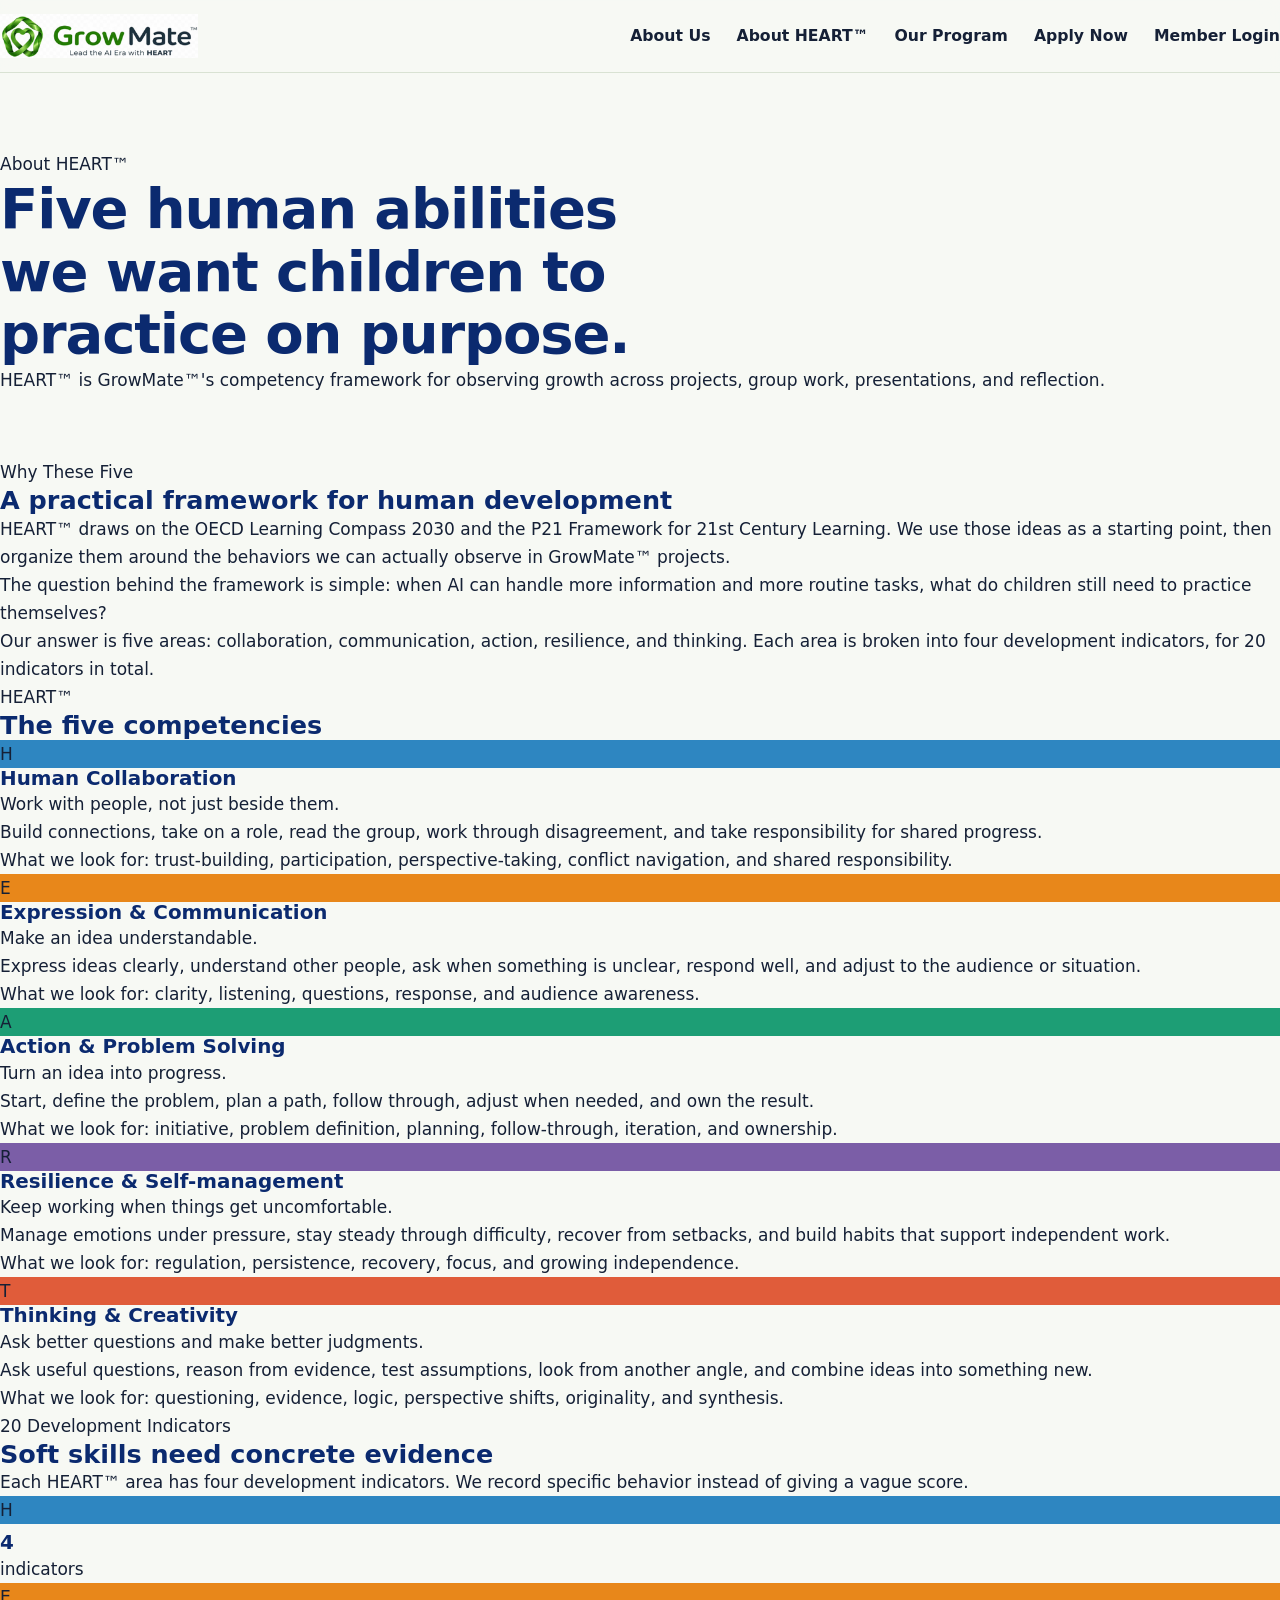
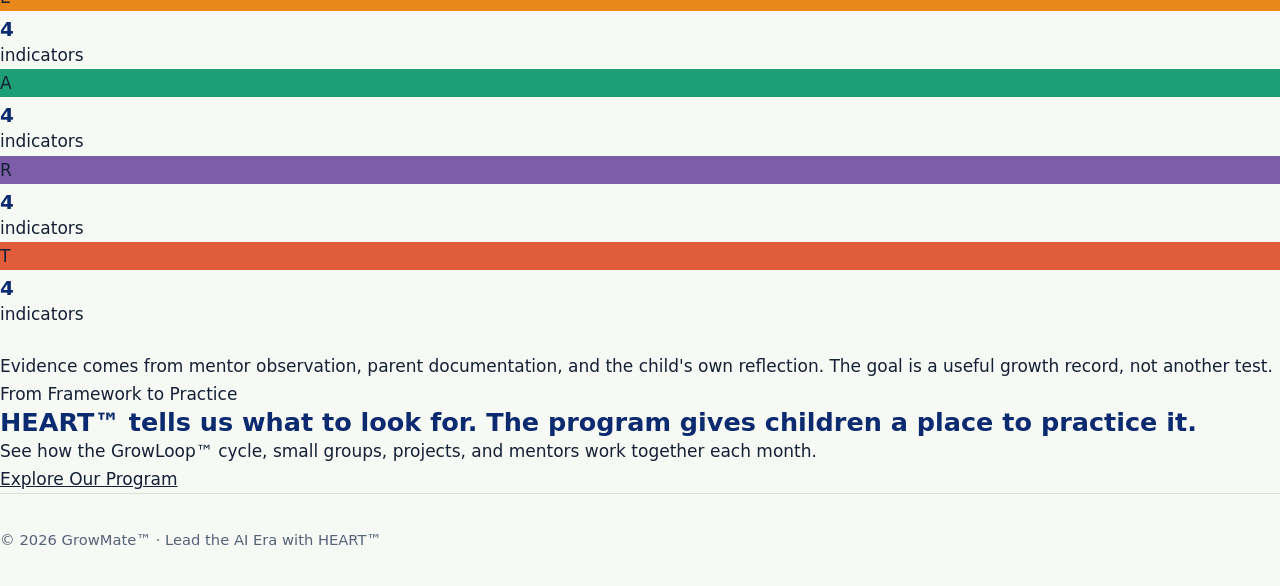
<file: heart.html>
<!doctype html>
<html lang="en">
<head>
  <meta charset="utf-8">
  <meta name="viewport" content="width=device-width, initial-scale=1">
  <meta name="description" content="The GrowMate HEART framework: Human Collaboration, Expression and Communication, Action and Problem Solving, Resilience and Self-management, and Thinking and Creativity.">
  <title>About HEART™ | GrowMate™</title>
  <link rel="stylesheet" href="styles.css">
</head>
<body>
<header class="site-header">
  <div class="container nav">
    <a class="brand" href="index.html" aria-label="GrowMate home">
      <img src="GrowMate.png" alt="GrowMate, Lead the AI Era with HEART">
    </a>
    <button class="nav-toggle" type="button" aria-label="Open navigation" aria-expanded="false">☰</button>
    <nav class="nav-links" aria-label="Primary navigation">
      <a href="about.html">About Us</a>
      <a href="heart.html">About HEART™</a>
      <a href="program.html">Our Program</a>
      <a class="nav-apply" href="https://forms.gle/WHR9NqtynUmUbWVZ9">Apply Now</a>
      <a class="member-link" href="https://members.growmate.ca/login">Member Login</a>
    </nav>
  </div>
</header>
<main>
  <section class="page-hero">
    <div class="container">
      <p class="eyebrow">About HEART™</p>
      <h1>Five human abilities we want children to <span>practice on purpose.</span></h1>
      <p class="subline">HEART™ is GrowMate™'s competency framework for observing growth across projects, group work, presentations, and reflection.</p>
    </div>
  </section>

  <section class="text-section">
    <div class="narrow center prose">
      <p class="section-kicker">Why These Five</p>
      <h2 class="section-heading">A practical framework for human development</h2>
      <p>HEART™ draws on the OECD Learning Compass 2030 and the P21 Framework for 21st Century Learning. We use those ideas as a starting point, then organize them around the behaviors we can actually observe in GrowMate™ projects.</p>
      <p>The question behind the framework is simple: when AI can handle more information and more routine tasks, what do children still need to practice themselves?</p>
      <div class="callout" style="text-align:left">Our answer is five areas: collaboration, communication, action, resilience, and thinking. Each area is broken into four development indicators, for 20 indicators in total.</div>
    </div>
  </section>

  <section>
    <div class="container">
      <div class="section-head"><p class="section-kicker">HEART™</p><h2 class="section-heading">The five competencies</h2></div>
      <div class="detail-list">
        <div class="detail-row">
          <div class="detail-left"><div class="detail-title"><div class="detail-badge" style="background:#2E86C1">H</div><h3>Human Collaboration</h3></div><p>Work with people, not just beside them.</p></div>
          <div class="detail-body"><p>Build connections, take on a role, read the group, work through disagreement, and take responsibility for shared progress.</p><p class="detail-highlight">What we look for: trust-building, participation, perspective-taking, conflict navigation, and shared responsibility.</p></div>
        </div>
        <div class="detail-row">
          <div class="detail-left"><div class="detail-title"><div class="detail-badge" style="background:#E8871A">E</div><h3>Expression & Communication</h3></div><p>Make an idea understandable.</p></div>
          <div class="detail-body"><p>Express ideas clearly, understand other people, ask when something is unclear, respond well, and adjust to the audience or situation.</p><p class="detail-highlight">What we look for: clarity, listening, questions, response, and audience awareness.</p></div>
        </div>
        <div class="detail-row">
          <div class="detail-left"><div class="detail-title"><div class="detail-badge" style="background:#1D9E75">A</div><h3>Action & Problem Solving</h3></div><p>Turn an idea into progress.</p></div>
          <div class="detail-body"><p>Start, define the problem, plan a path, follow through, adjust when needed, and own the result.</p><p class="detail-highlight">What we look for: initiative, problem definition, planning, follow-through, iteration, and ownership.</p></div>
        </div>
        <div class="detail-row">
          <div class="detail-left"><div class="detail-title"><div class="detail-badge" style="background:#7B5EA7">R</div><h3>Resilience & Self-management</h3></div><p>Keep working when things get uncomfortable.</p></div>
          <div class="detail-body"><p>Manage emotions under pressure, stay steady through difficulty, recover from setbacks, and build habits that support independent work.</p><p class="detail-highlight">What we look for: regulation, persistence, recovery, focus, and growing independence.</p></div>
        </div>
        <div class="detail-row">
          <div class="detail-left"><div class="detail-title"><div class="detail-badge" style="background:#E05C3A">T</div><h3>Thinking & Creativity</h3></div><p>Ask better questions and make better judgments.</p></div>
          <div class="detail-body"><p>Ask useful questions, reason from evidence, test assumptions, look from another angle, and combine ideas into something new.</p><p class="detail-highlight">What we look for: questioning, evidence, logic, perspective shifts, originality, and synthesis.</p></div>
        </div>
      </div>
    </div>
  </section>

  <section class="text-section">
    <div class="narrow center">
      <p class="section-kicker">20 Development Indicators</p>
      <h2 class="section-heading">Soft skills need concrete evidence</h2>
      <p class="section-intro">Each HEART™ area has four development indicators. We record specific behavior instead of giving a vague score.</p>
      <div class="indicator-grid">
        <div class="simple-card center"><div class="detail-badge" style="background:#2E86C1;margin:0 auto 8px">H</div><h3>4</h3><p>indicators</p></div>
        <div class="simple-card center"><div class="detail-badge" style="background:#E8871A;margin:0 auto 8px">E</div><h3>4</h3><p>indicators</p></div>
        <div class="simple-card center"><div class="detail-badge" style="background:#1D9E75;margin:0 auto 8px">A</div><h3>4</h3><p>indicators</p></div>
        <div class="simple-card center"><div class="detail-badge" style="background:#7B5EA7;margin:0 auto 8px">R</div><h3>4</h3><p>indicators</p></div>
        <div class="simple-card center"><div class="detail-badge" style="background:#E05C3A;margin:0 auto 8px">T</div><h3>4</h3><p>indicators</p></div>
      </div>
      <p class="section-intro" style="margin-top:24px">Evidence comes from mentor observation, parent documentation, and the child's own reflection. The goal is a useful growth record, not another test.</p>
    </div>
  </section>

  <section class="cta">
    <div class="container">
      <p class="section-kicker">From Framework to Practice</p>
      <h2>HEART™ tells us what to look for. The program gives children a place to practice it.</h2>
      <p>See how the GrowLoop™ cycle, small groups, projects, and mentors work together each month.</p>
      <a class="button button-accent" href="program.html">Explore Our Program</a>
    </div>
  </section>
</main>
<footer class="site-footer">© 2026 GrowMate™ · Lead the AI Era with HEART™</footer>
<script src="site.js"></script>
</body>
</html>
</file>
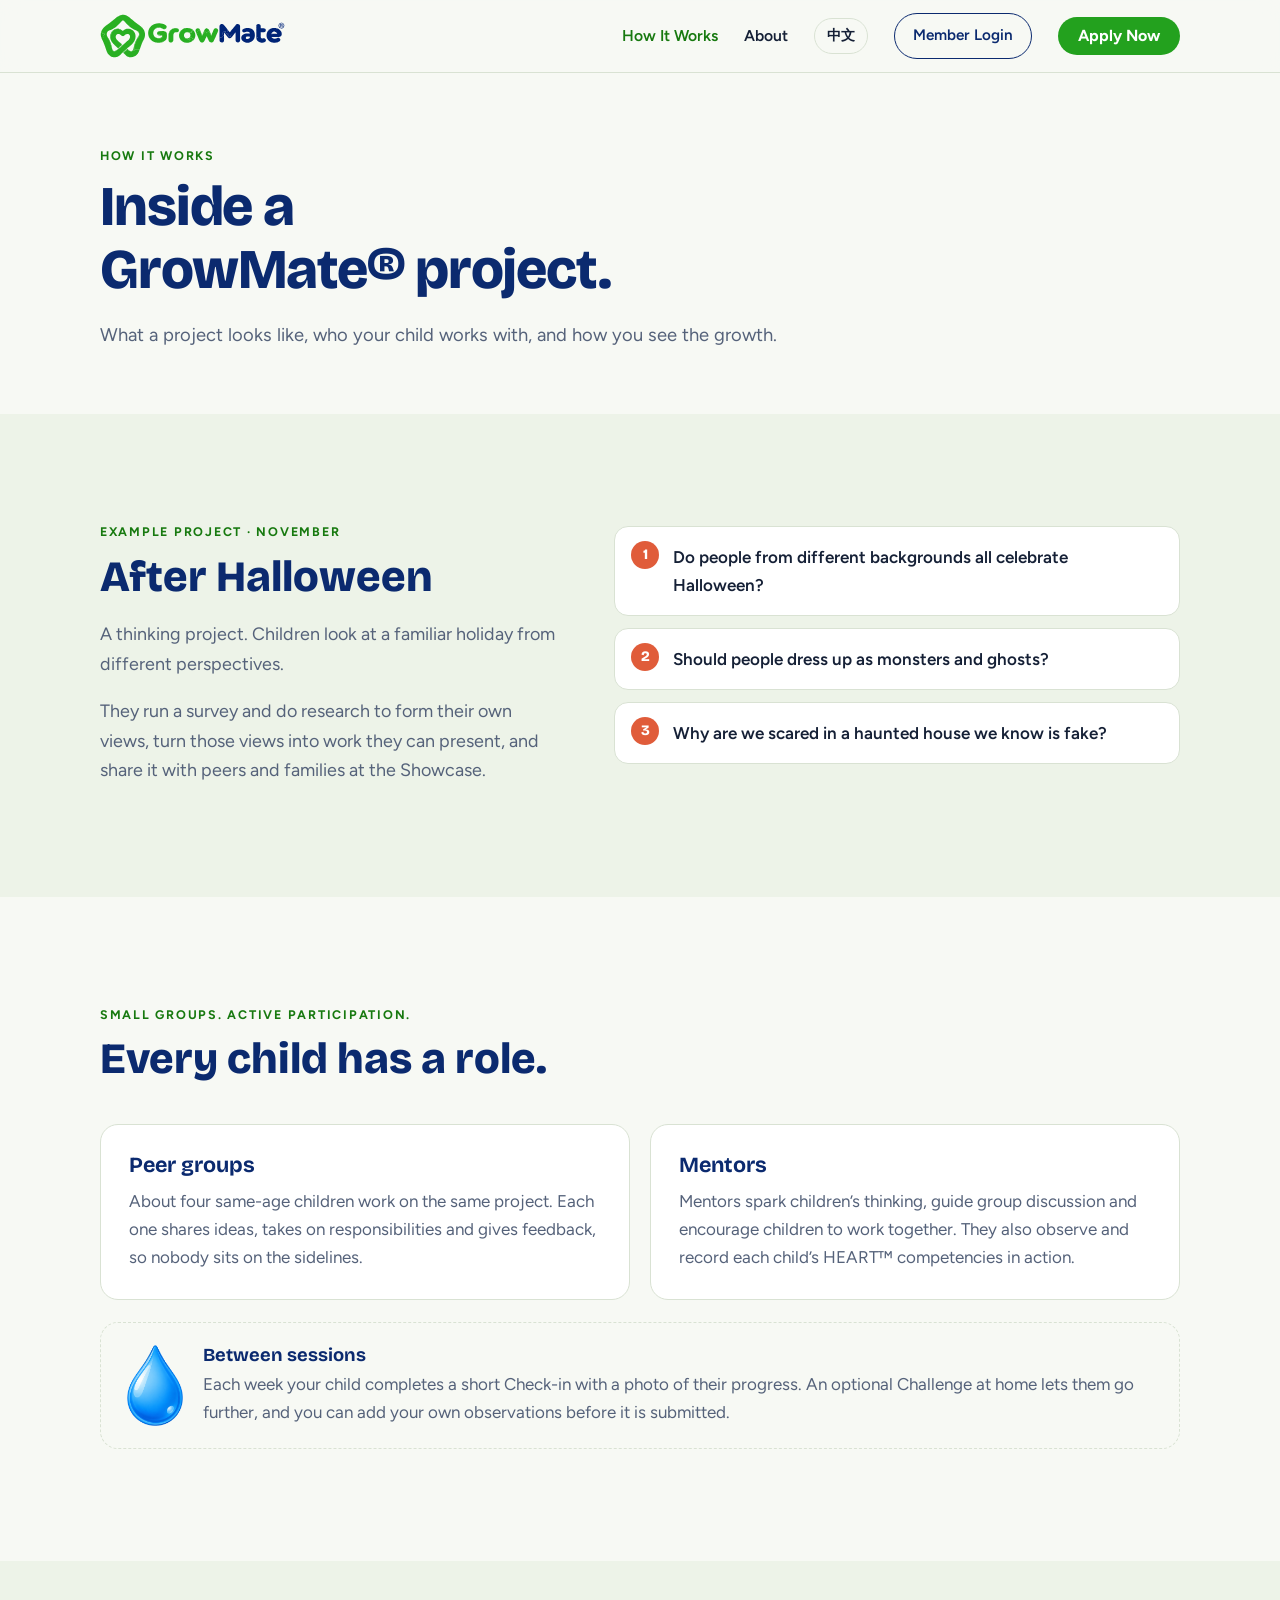
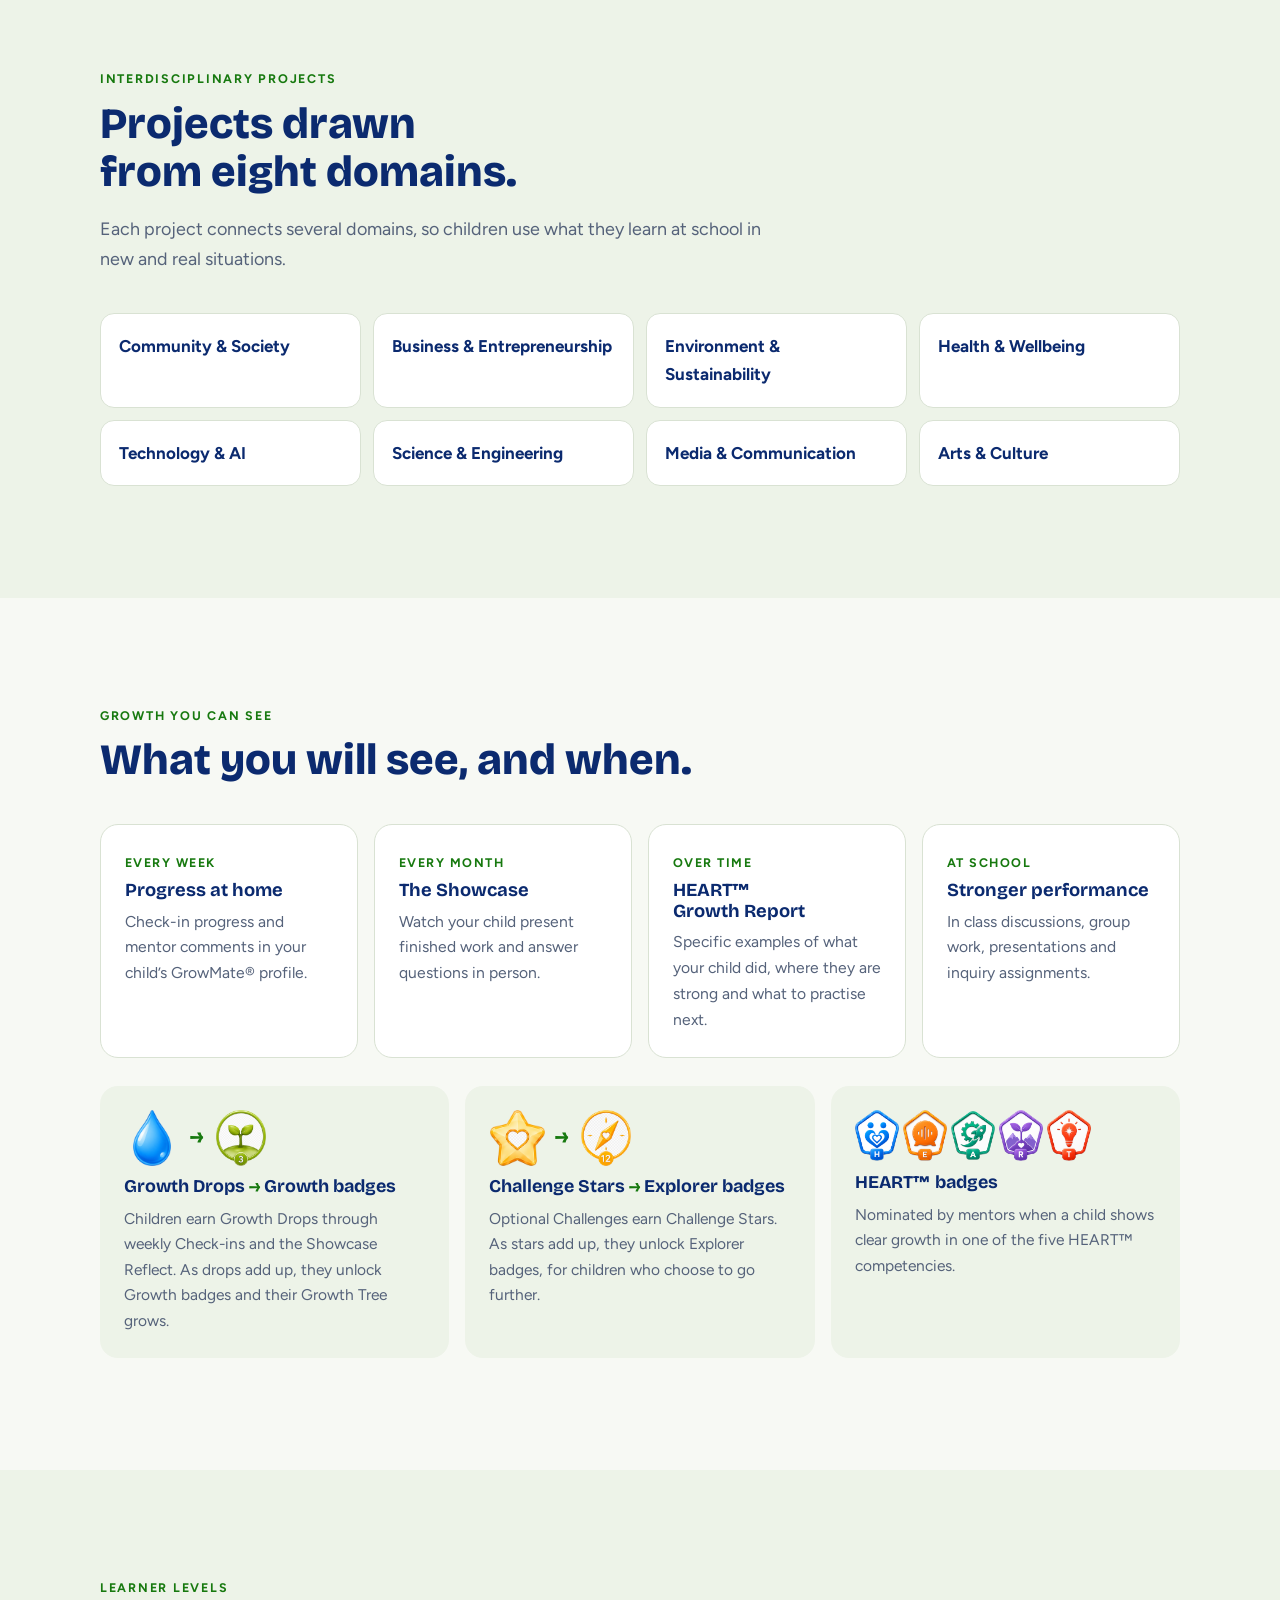
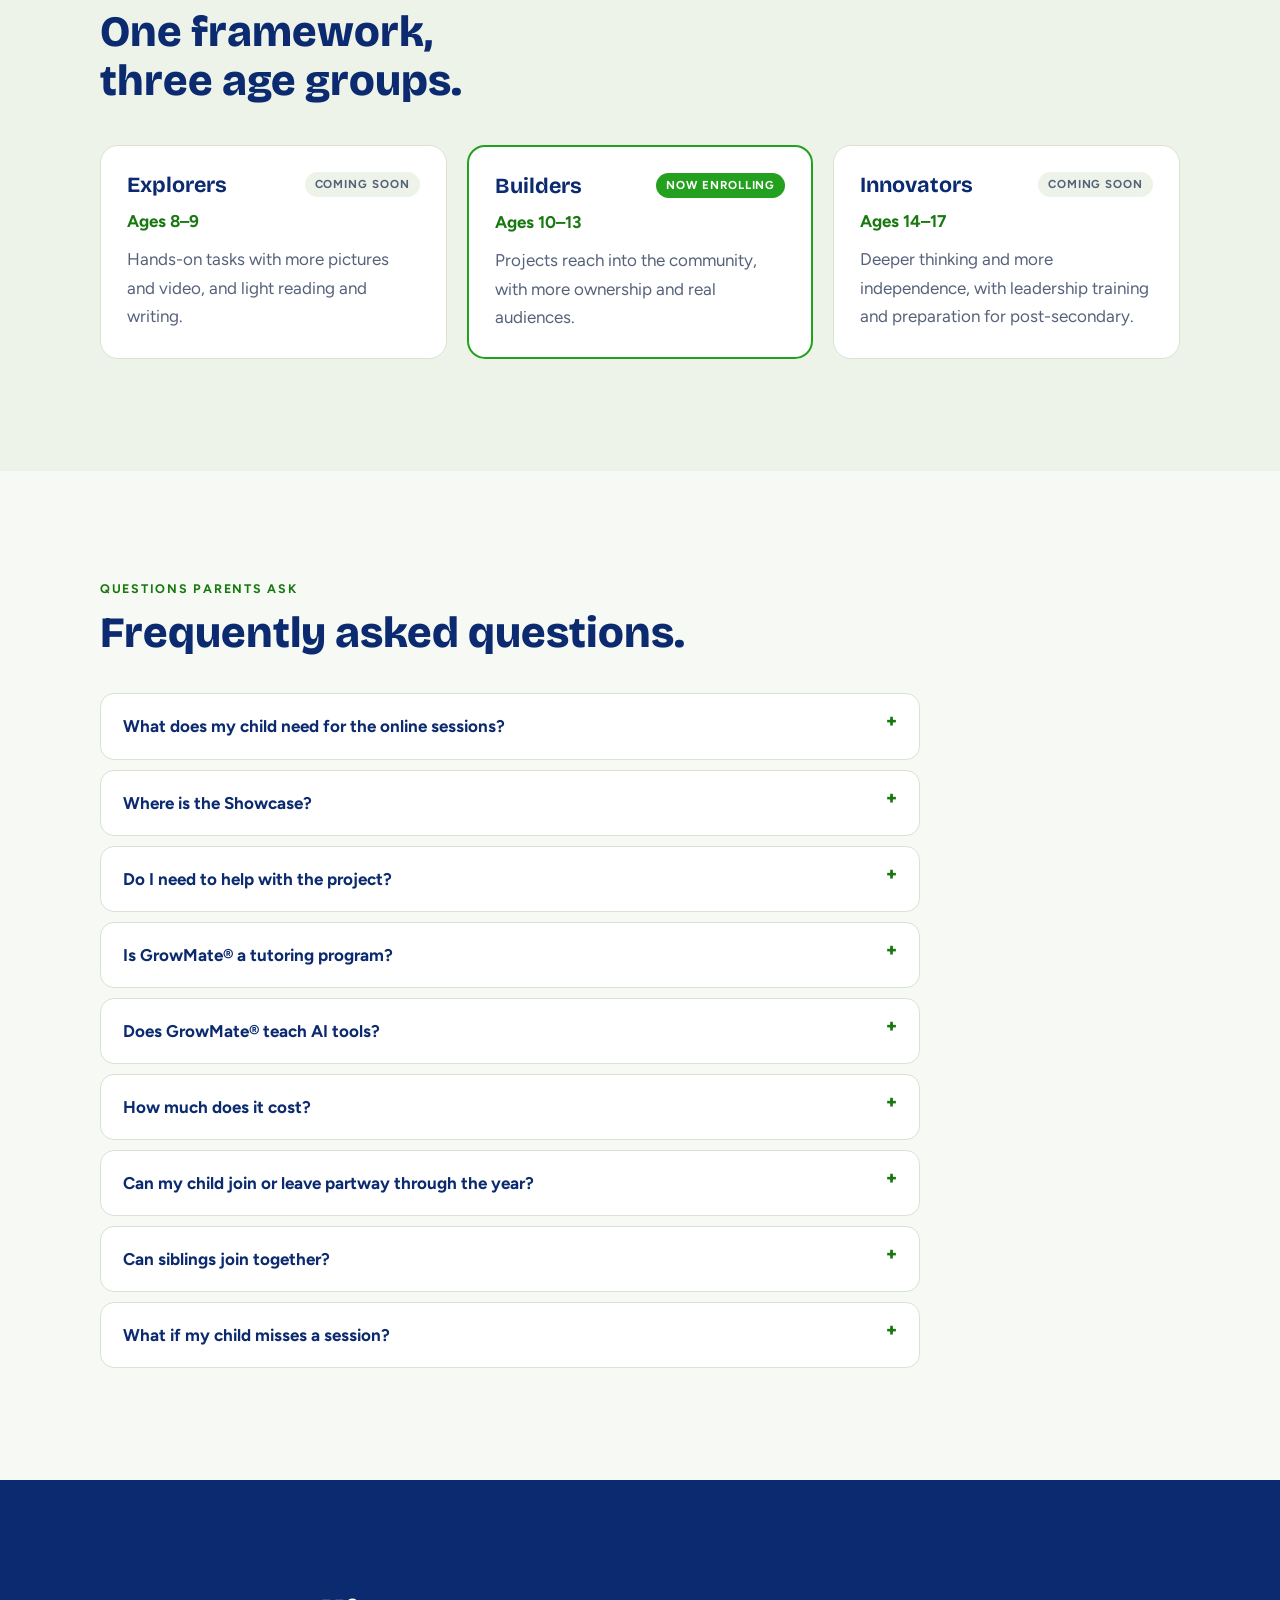
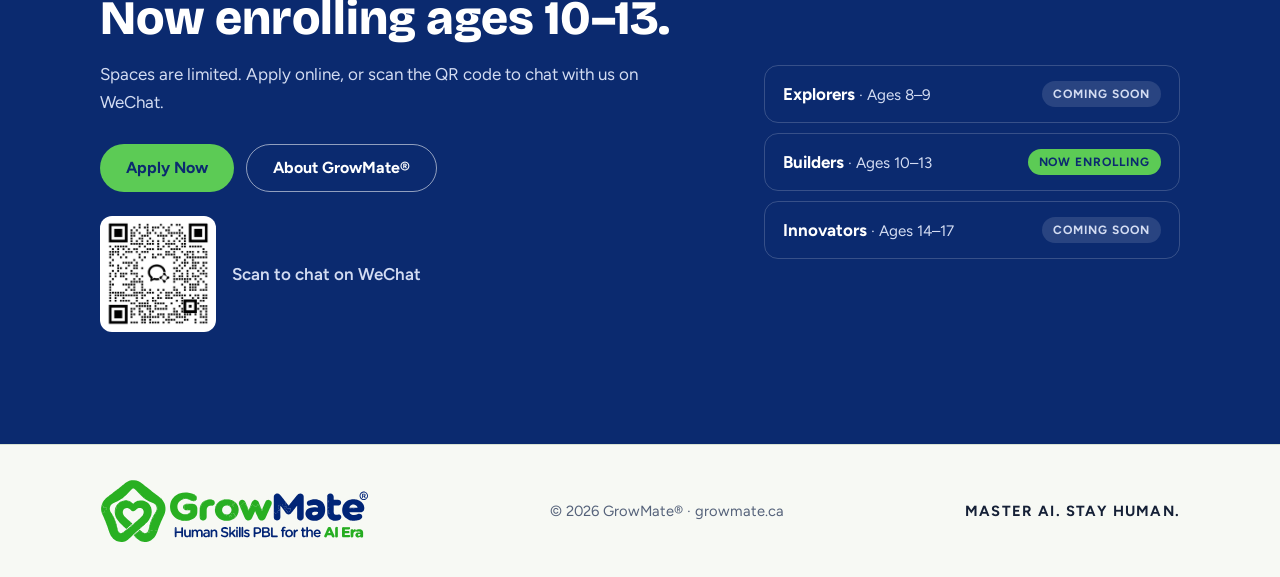
<file: how-it-works.html>
<!doctype html>
<html lang="en">
<head>
<meta charset="utf-8">
<meta name="viewport" content="width=device-width, initial-scale=1, viewport-fit=cover">
<title>How It Works | GrowMate®</title>
<meta name="claude:viewport-fit-sides" content="cover">
<meta name="description" content="How a month at GrowMate® works: four online small-group sessions and an in-person Showcase, interdisciplinary real-world projects across eight domains, and growth parents can see.">
<link rel="preconnect" href="https://fonts.googleapis.com">
<link rel="preconnect" href="https://fonts.gstatic.com" crossorigin>
<link rel="stylesheet" href="https://fonts.googleapis.com/css2?family=Bricolage+Grotesque:opsz,wght@12..96,600;12..96,800&family=Figtree:wght@400;500;600;700&display=swap">
<link rel="stylesheet" href="styles.css">
</head>
<body>

<header class="site-header">
  <div class="wrap nav">
    <a class="brand" href="index.html" aria-label="GrowMate home">
      <img class="logo-light" src="images/logo-header.svg" alt="GrowMate®">
      <img class="logo-dark" src="images/logo-header-dark.svg" alt="GrowMate®">
    </a>
    <button class="nav-toggle" type="button" aria-expanded="false" aria-controls="nav-links">Menu</button>
    <nav class="nav-links" id="nav-links" aria-label="Main">
      <a href="how-it-works.html" aria-current="page">How It Works</a>
      <a href="about.html">About</a>
      <a class="lang" href="zh/how-it-works.html" lang="zh">中文</a>
      <a class="login" href="https://members.growmate.ca/login">Member Login</a>
      <a class="btn btn-primary" href="https://forms.gle/WHR9NqtynUmUbWVZ9">Apply Now</a>
    </nav>
  </div>
</header>

<main>

  <!-- Hero -->
  <section class="page-hero">
    <div class="wrap">
      <p class="kicker">How It Works</p>
      <h1>Inside a GrowMate® project.</h1>
      <p class="lead">What a project looks like, who your child works with, and how you see the growth.</p>
    </div>
  </section>

  <!-- Example project -->
  <section class="band band-tint">
    <div class="wrap example">
      <div>
        <p class="kicker">Example project · November</p>
        <h2 class="section-title">After Halloween</h2>
        <p class="lead">A thinking project. Children look at a familiar holiday from different perspectives.</p>
        <p class="lead">They run a survey and do research to form their own views, turn those views into work they can present, and share it with peers and families at the Showcase.</p>
      </div>
      <ol class="dq" aria-label="Questions children explore">
        <li>Do people from different backgrounds all celebrate Halloween?</li>
        <li>Should people dress up as monsters and ghosts?</li>
        <li>Why are we scared in a haunted house we know is fake?</li>
      </ol>
    </div>
  </section>

  <!-- Groups and mentors -->
  <section class="band">
    <div class="wrap">
      <p class="kicker">Small groups. Active participation.</p>
      <h2 class="section-title">Every child has a role.</h2>
      <div class="two">
        <article class="card">
          <h3>Peer groups</h3>
          <p>About four same-age children work on the same project. Each one shares ideas, takes on responsibilities and gives feedback, so nobody sits on the sidelines.</p>
        </article>
        <article class="card">
          <h3>Mentors</h3>
          <p>Mentors spark children’s thinking, guide group discussion and encourage children to work together. They also observe and record each child’s HEART™ competencies in action.</p>
        </article>
      </div>
      <div class="between">
        <img src="images/growth-drop.png" alt="">
        <div>
          <h3>Between sessions</h3>
          <p>Each week your child completes a short Check-in with a photo of their progress. An optional Challenge at home lets them go further, and you can add your own observations before it is submitted.</p>
        </div>
      </div>
    </div>
  </section>

  <!-- Eight domains -->
  <section class="band band-tint">
    <div class="wrap">
      <p class="kicker">Interdisciplinary projects</p>
      <h2 class="section-title">Projects drawn from eight domains.</h2>
      <p class="lead">Each project connects several domains, so children use what they learn at school in new and real situations.</p>
      <ul class="domains">
        <li>Community &amp; Society</li>
        <li>Business &amp; Entrepreneurship</li>
        <li>Environment &amp; Sustainability</li>
        <li>Health &amp; Wellbeing</li>
        <li>Technology &amp; AI</li>
        <li>Science &amp; Engineering</li>
        <li>Media &amp; Communication</li>
        <li>Arts &amp; Culture</li>
      </ul>
    </div>
  </section>

  <!-- Growth you can see -->
  <section class="band">
    <div class="wrap">
      <p class="kicker">Growth you can see</p>
      <h2 class="section-title">What you will see, and when.</h2>
      <ul class="see">
        <li><p class="when">Every week</p><h3>Progress at home</h3><p>Check-in progress and mentor comments in your child’s GrowMate® profile.</p></li>
        <li><p class="when">Every month</p><h3>The Showcase</h3><p>Watch your child present finished work and answer questions in person.</p></li>
        <li><p class="when">Over time</p><h3>HEART™ Growth Report</h3><p>Specific examples of what your child did, where they are strong and what to practise next.</p></li>
        <li><p class="when">At school</p><h3>Stronger performance</h3><p>In class discussions, group work, presentations and inquiry assignments.</p></li>
      </ul>
      <div class="paths">
        <article class="path">
          <div class="pair"><img src="images/growth-drop.png" alt="Growth Drop"><span aria-hidden="true">→</span><img src="images/sprout-badge.png" alt="Growth badge"></div>
          <h3>Growth Drops <span>→</span> Growth badges</h3>
          <p>Children earn Growth Drops through weekly Check-ins and the Showcase Reflect. As drops add up, they unlock Growth badges and their Growth Tree grows.</p>
        </article>
        <article class="path">
          <div class="pair"><img src="images/challenge-star.png" alt="Challenge Star"><span aria-hidden="true">→</span><img src="images/explorer-badge.png" alt="Explorer badge"></div>
          <h3>Challenge Stars <span>→</span> Explorer badges</h3>
          <p>Optional Challenges earn Challenge Stars. As stars add up, they unlock Explorer badges, for children who choose to go further.</p>
        </article>
        <article class="path">
          <div class="pair"><img src="images/heart-h.png" alt=""><img src="images/heart-e.png" alt=""><img src="images/heart-a.png" alt=""><img src="images/heart-r.png" alt=""><img src="images/heart-t.png" alt=""></div>
          <h3>HEART™ badges</h3>
          <p>Nominated by mentors when a child shows clear growth in one of the five HEART™ competencies.</p>
        </article>
      </div>
    </div>
  </section>

  <!-- Levels -->
  <section class="band band-tint">
    <div class="wrap">
      <p class="kicker">Learner levels</p>
      <h2 class="section-title">One framework, three age groups.</h2>
      <div class="tiers">
        <article class="tier">
          <div class="top"><h3>Explorers</h3><span class="tag-soon">Coming soon</span></div>
          <p class="age">Ages 8–9</p>
          <p>Hands-on tasks with more pictures and video, and light reading and writing.</p>
        </article>
        <article class="tier on">
          <div class="top"><h3>Builders</h3><span class="tag-open">Now enrolling</span></div>
          <p class="age">Ages 10–13</p>
          <p>Projects reach into the community, with more ownership and real audiences.</p>
        </article>
        <article class="tier">
          <div class="top"><h3>Innovators</h3><span class="tag-soon">Coming soon</span></div>
          <p class="age">Ages 14–17</p>
          <p>Deeper thinking and more independence, with leadership training and preparation for post-secondary.</p>
        </article>
      </div>
    </div>
  </section>

  <!-- FAQ -->
  <section class="band">
    <div class="wrap">
      <p class="kicker">Questions parents ask</p>
      <h2 class="section-title">Frequently asked questions.</h2>
      <div class="faq">
        <details>
          <summary>What does my child need for the online sessions?</summary>
          <p>A computer or tablet with a camera and microphone, and a quiet place to work. We share session times when you apply.</p>
        </details>
        <details>
          <summary>Where is the Showcase?</summary>
          <p>The Showcase is held in person once a month, and families are invited. We share the venue details with enrolled families.</p>
        </details>
        <details>
          <summary>Do I need to help with the project?</summary>
          <p>No. You don’t need to take part in the project or drive your child anywhere. Just provide a quiet space and the right device. When your child chooses to do a Challenge, you act as a witness and add a short observation.</p>
        </details>
        <details>
          <summary>Is GrowMate® a tutoring program?</summary>
          <p>No. GrowMate® is not subject tutoring, but it complements school education. Children strengthen their core competencies and subject skills, which supports how they perform at school and can be reflected in their marks over time.</p>
        </details>
        <details>
          <summary>Does GrowMate® teach AI tools?</summary>
          <p>No, we don’t teach AI tools. Children practise asking good questions, thinking critically and making sound judgments: the skills they will need to direct AI in the future.</p>
        </details>
        <details>
          <summary>How much does it cost?</summary>
          <p>Scan the WeChat QR code at the bottom of this page and a member of our team will contact you.</p>
        </details>
        <details>
          <summary>Can my child join or leave partway through the year?</summary>
          <p>Yes. GrowMate® runs month by month, so your child can join at the start of a month or leave at the end of one.</p>
        </details>
        <details>
          <summary>Can siblings join together?</summary>
          <p>Yes, and we offer a sibling discount.</p>
        </details>
        <details>
          <summary>What if my child misses a session?</summary>
          <p>We can arrange a make-up session. A fee may apply.</p>
        </details>
      </div>
    </div>
  </section>

  <!-- Enrol -->
  <section class="band final">
    <div class="wrap">
      <div>
        <h2>Now enrolling ages 10–13.</h2>
        <p>Spaces are limited. Apply online, or scan the QR code to chat with us on WeChat.</p>
        <div class="cta-row">
          <a class="btn btn-primary" href="https://forms.gle/WHR9NqtynUmUbWVZ9">Apply Now</a>
          <a class="btn btn-ghost" href="about.html">About GrowMate®</a>
        </div>
        <div class="qr"><img src="images/wechat-qr.png" alt="GrowMate WeChat QR code"><span>Scan to chat on WeChat</span></div>
      </div>
      <ul class="levels">
        <li><span><span class="nm">Explorers</span> <span class="age">· Ages 8–9</span></span><span class="pill soon">Coming soon</span></li>
        <li><span><span class="nm">Builders</span> <span class="age">· Ages 10–13</span></span><span class="pill open">Now enrolling</span></li>
        <li><span><span class="nm">Innovators</span> <span class="age">· Ages 14–17</span></span><span class="pill soon">Coming soon</span></li>
      </ul>
    </div>
  </section>

</main>

<footer>
  <div class="wrap">
    <a class="foot-logo" href="index.html" aria-label="GrowMate home"><img class="logo-light" src="images/logo-full.svg" alt="GrowMate® Human Skills PBL for the AI Era"><img class="logo-dark" src="images/logo-full-dark.svg" alt="GrowMate® Human Skills PBL for the AI Era"></a>
    <span>© 2026 GrowMate® · growmate.ca</span>
    <b>MASTER AI. STAY HUMAN.</b>
  </div>
</footer>

<script>
(function(){
  var btn=document.querySelector('.nav-toggle'), links=document.getElementById('nav-links');
  if(!btn||!links) return;
  btn.addEventListener('click',function(){
    var open=links.classList.toggle('open');
    btn.setAttribute('aria-expanded', open ? 'true' : 'false');
    btn.textContent = open ? 'Close' : 'Menu';
  });
})();
</script>
</body>
</html>
</file>
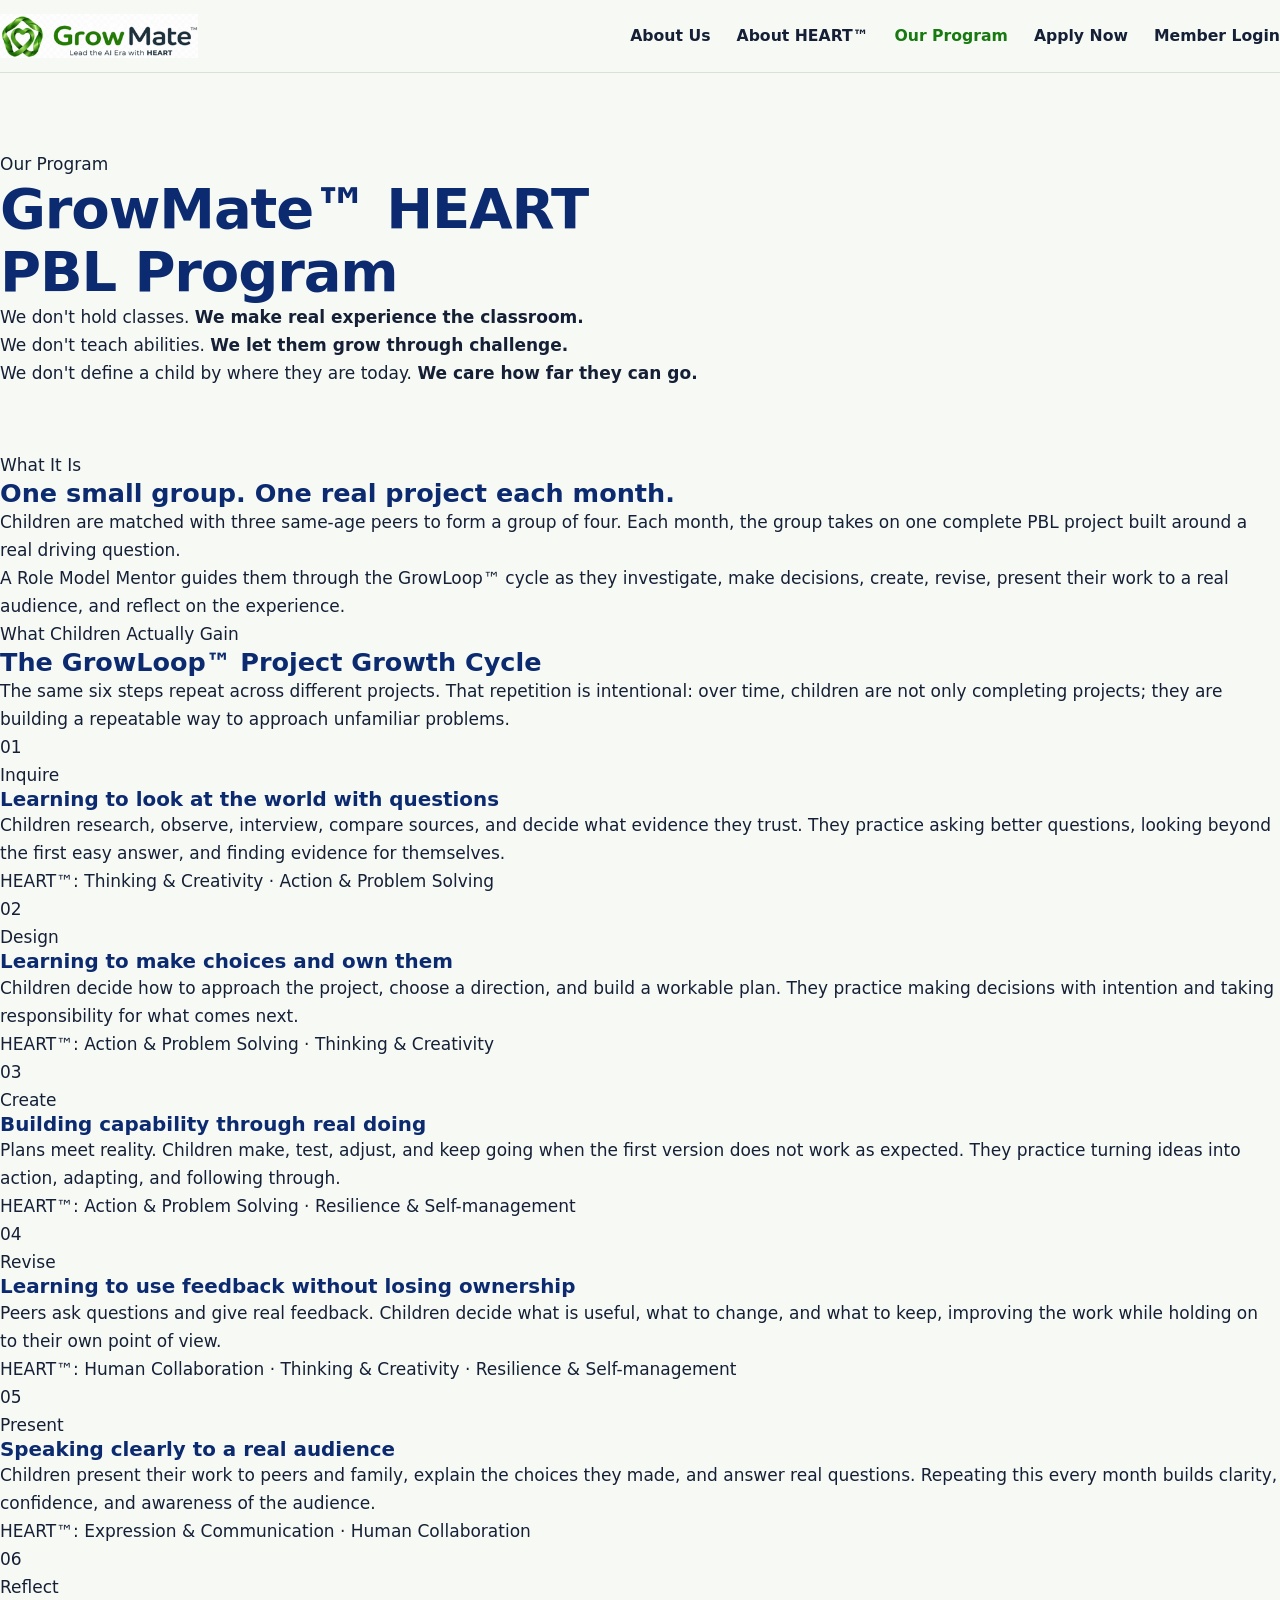
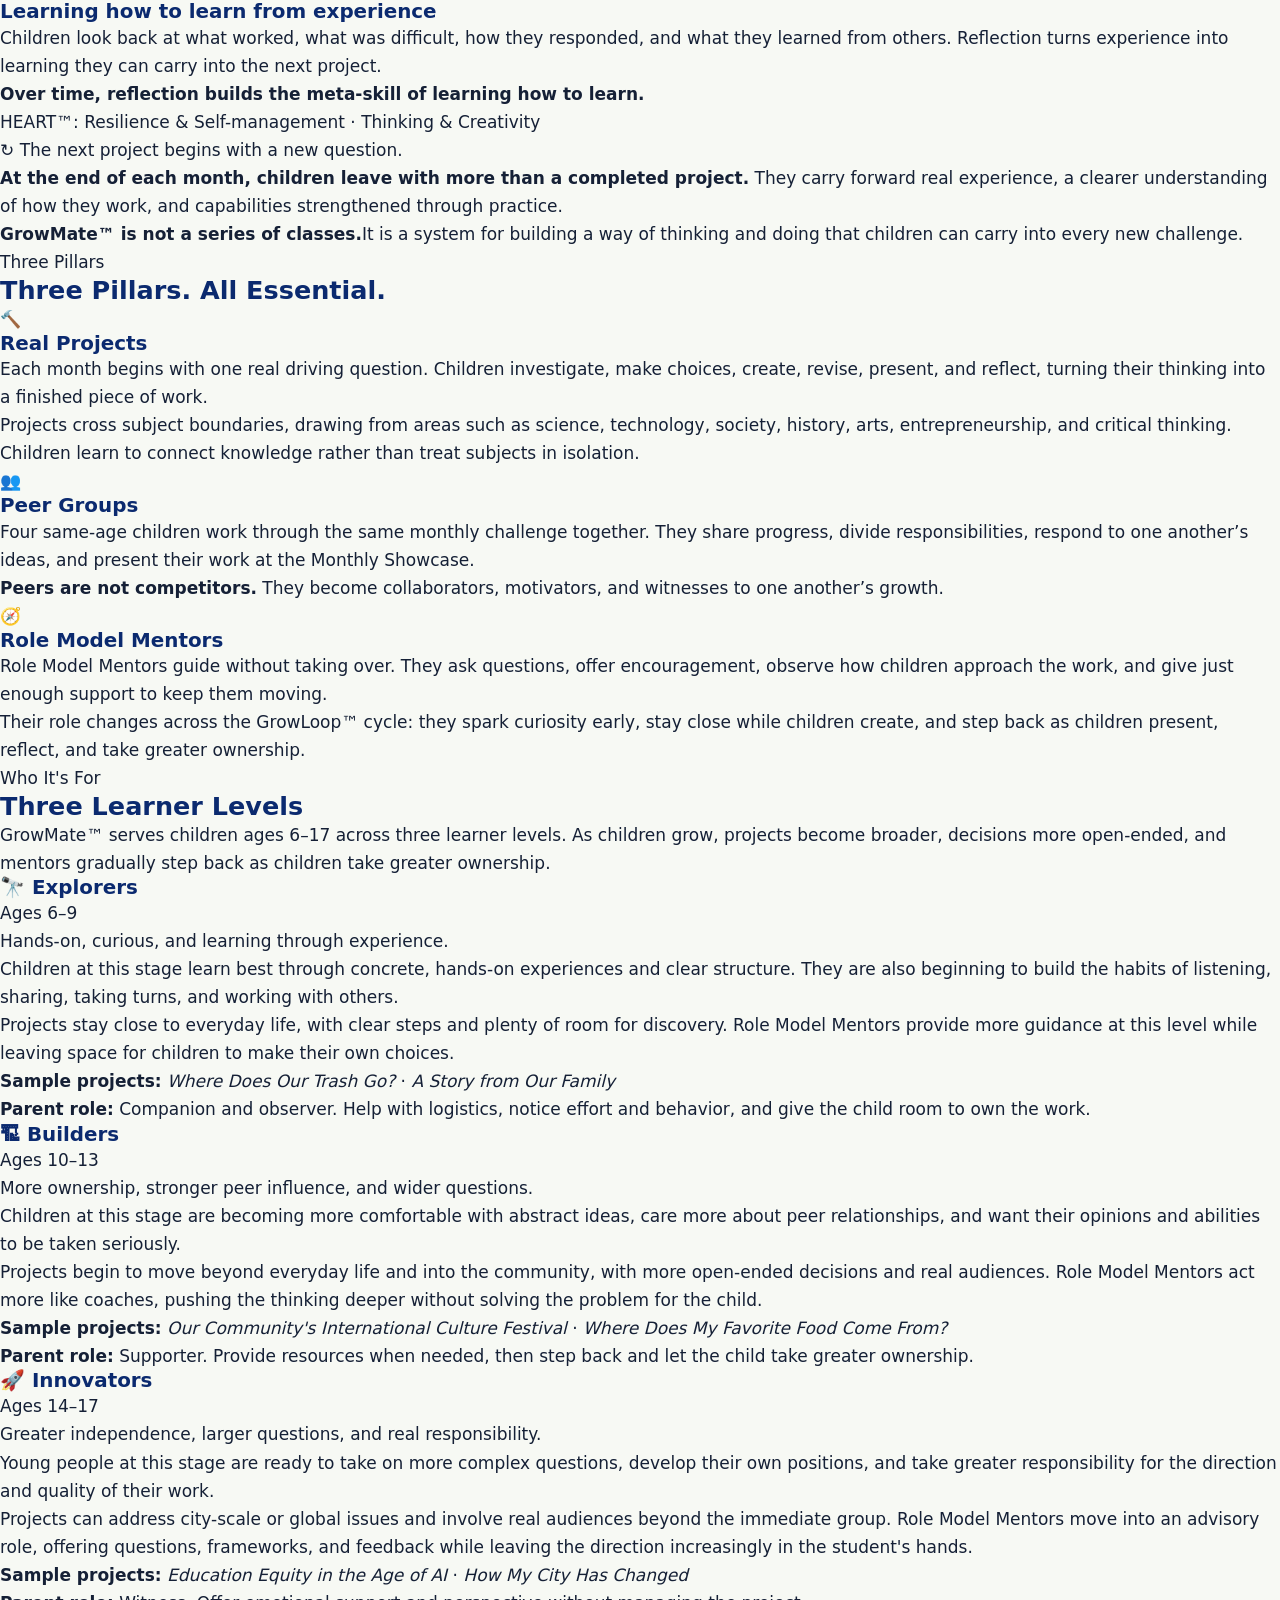
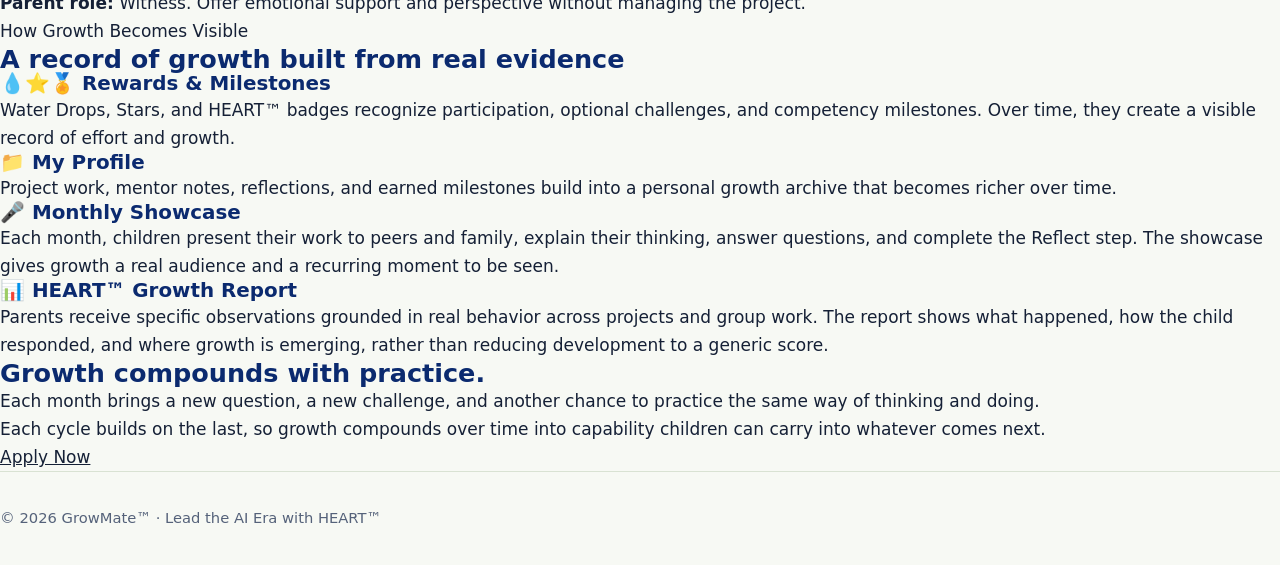
<file: program.html>
<!doctype html>
<html lang="en">
<head>
  <meta charset="utf-8">
  <meta name="viewport" content="width=device-width, initial-scale=1">
  <meta name="description" content="How the GrowMate HEART PBL Program works, including the GrowLoop cycle, peer groups, Role Model Mentors, learner levels, and growth records.">
  <title>Our Program | GrowMate™</title>
  <link rel="stylesheet" href="styles.css">
</head>
<body>
<header class="site-header">
  <div class="container nav">
    <a class="brand" href="index.html" aria-label="GrowMate home">
      <img src="GrowMate.png" alt="GrowMate, Lead the AI Era with HEART">
    </a>
    <button class="nav-toggle" type="button" aria-label="Open navigation" aria-expanded="false">☰</button>
    <nav class="nav-links" aria-label="Primary navigation">
      <a href="about.html">About Us</a>
      <a href="heart.html">About HEART™</a>
      <a href="program.html" aria-current="page">Our Program</a>
      <a class="nav-apply" href="https://forms.gle/WHR9NqtynUmUbWVZ9">Apply Now</a>
      <a class="member-link" href="https://members.growmate.ca/login">Member Login</a>
    </nav>
  </div>
</header>

<main>
  <section class="page-hero program-hero">
    <div class="container">
      <p class="eyebrow">Our Program</p>
      <h1>GrowMate™ HEART PBL Program</h1>
      <div class="program-manifesto">
        <p><span>We don't hold classes.</span> <strong>We make real experience the classroom.</strong></p>
        <p><span>We don't teach abilities.</span> <strong>We let them grow through challenge.</strong></p>
        <p><span>We don't define a child by where they are today.</span> <strong>We care how far they can go.</strong></p>
      </div>
    </div>
  </section>

  <section class="text-section">
    <div class="narrow prose">
      <p class="section-kicker">What It Is</p>
      <h2 class="section-heading">One small group. One real project each month.</h2>
      <p>Children are matched with three same-age peers to form a group of four. Each month, the group takes on one complete PBL project built around a real driving question.</p>
      <p>A Role Model Mentor guides them through the GrowLoop™ cycle as they investigate, make decisions, create, revise, present their work to a real audience, and reflect on the experience.</p>
    </div>
  </section>

  <section>
    <div class="narrow">
      <p class="section-kicker">What Children Actually Gain</p>
      <h2 class="section-heading">The GrowLoop™ Project Growth Cycle</h2>
      <p class="section-intro program-intro">The same six steps repeat across different projects. That repetition is intentional: over time, children are not only completing projects; they are building a repeatable way to approach unfamiliar problems.</p>

      <div class="program-loop program-loop-system">
        <article class="program-step">
          <div class="program-num">01</div>
          <div class="program-step-body"><p class="phase">Inquire</p><h3>Learning to look at the world with questions</h3><p>Children research, observe, interview, compare sources, and decide what evidence they trust. They practice asking better questions, looking beyond the first easy answer, and finding evidence for themselves.</p><div class="heart-tag">HEART™: Thinking &amp; Creativity · Action &amp; Problem Solving</div></div>
        </article>
        <article class="program-step">
          <div class="program-num">02</div>
          <div class="program-step-body"><p class="phase">Design</p><h3>Learning to make choices and own them</h3><p>Children decide how to approach the project, choose a direction, and build a workable plan. They practice making decisions with intention and taking responsibility for what comes next.</p><div class="heart-tag">HEART™: Action &amp; Problem Solving · Thinking &amp; Creativity</div></div>
        </article>
        <article class="program-step">
          <div class="program-num">03</div>
          <div class="program-step-body"><p class="phase">Create</p><h3>Building capability through real doing</h3><p>Plans meet reality. Children make, test, adjust, and keep going when the first version does not work as expected. They practice turning ideas into action, adapting, and following through.</p><div class="heart-tag">HEART™: Action &amp; Problem Solving · Resilience &amp; Self-management</div></div>
        </article>
        <article class="program-step">
          <div class="program-num">04</div>
          <div class="program-step-body"><p class="phase">Revise</p><h3>Learning to use feedback without losing ownership</h3><p>Peers ask questions and give real feedback. Children decide what is useful, what to change, and what to keep, improving the work while holding on to their own point of view.</p><div class="heart-tag">HEART™: Human Collaboration · Thinking &amp; Creativity · Resilience &amp; Self-management</div></div>
        </article>
        <article class="program-step">
          <div class="program-num">05</div>
          <div class="program-step-body"><p class="phase">Present</p><h3>Speaking clearly to a real audience</h3><p>Children present their work to peers and family, explain the choices they made, and answer real questions. Repeating this every month builds clarity, confidence, and awareness of the audience.</p><div class="heart-tag">HEART™: Expression &amp; Communication · Human Collaboration</div></div>
        </article>
        <article class="program-step reflect-step">
          <div class="program-num">06</div>
          <div class="program-step-body"><p class="phase">Reflect</p><h3>Learning how to learn from experience</h3><p>Children look back at what worked, what was difficult, how they responded, and what they learned from others. Reflection turns experience into learning they can carry into the next project.</p><div class="mini-callout"><strong>Over time, reflection builds the meta-skill of learning how to learn.</strong></div><div class="heart-tag">HEART™: Resilience &amp; Self-management · Thinking &amp; Creativity</div></div>
        </article>
      </div>
      <div class="cycle-return">↻ The next project begins with a new question.</div>

      <div class="callout result-callout"><strong>At the end of each month, children leave with more than a completed project.</strong> They carry forward real experience, a clearer understanding of how they work, and capabilities strengthened through practice.</div>
      <div class="system-statement"><strong>GrowMate™ is not a series of classes.</strong><span>It is a system for building a way of thinking and doing that children can carry into every new challenge.</span></div>
    </div>
  </section>

  <section class="text-section">
    <div class="container">
      <div class="section-head"><p class="section-kicker">Three Pillars</p><h2 class="section-heading">Three Pillars. All Essential.</h2></div>
      <div class="three-grid program-pillars">
        <article class="simple-card"><div class="icon-box">🔨</div><h3>Real Projects</h3><p>Each month begins with one real driving question. Children investigate, make choices, create, revise, present, and reflect, turning their thinking into a finished piece of work.</p><p class="detail">Projects cross subject boundaries, drawing from areas such as science, technology, society, history, arts, entrepreneurship, and critical thinking. Children learn to connect knowledge rather than treat subjects in isolation.</p></article>
        <article class="simple-card"><div class="icon-box">👥</div><h3>Peer Groups</h3><p>Four same-age children work through the same monthly challenge together. They share progress, divide responsibilities, respond to one another’s ideas, and present their work at the Monthly Showcase.</p><p class="detail"><strong>Peers are not competitors.</strong> They become collaborators, motivators, and witnesses to one another’s growth.</p></article>
        <article class="simple-card"><div class="icon-box">🧭</div><h3>Role Model Mentors</h3><p>Role Model Mentors guide without taking over. They ask questions, offer encouragement, observe how children approach the work, and give just enough support to keep them moving.</p><p class="detail">Their role changes across the GrowLoop™ cycle: they spark curiosity early, stay close while children create, and step back as children present, reflect, and take greater ownership.</p></article>
      </div>
    </div>
  </section>

  <section>
    <div class="container">
      <div class="section-head">
        <p class="section-kicker">Who It's For</p>
        <h2 class="section-heading">Three Learner Levels</h2>
        <p class="section-intro">GrowMate™ serves children ages 6–17 across three learner levels. As children grow, projects become broader, decisions more open-ended, and mentors gradually step back as children take greater ownership.</p>
      </div>
      <div class="tier-list">
        <article class="tier-row">
          <div class="tier-side"><h3>🔭 Explorers</h3><span class="age-pill">Ages 6–9</span><p>Hands-on, curious, and learning through experience.</p></div>
          <div class="tier-main"><p>Children at this stage learn best through concrete, hands-on experiences and clear structure. They are also beginning to build the habits of listening, sharing, taking turns, and working with others.</p><p>Projects stay close to everyday life, with clear steps and plenty of room for discovery. Role Model Mentors provide more guidance at this level while leaving space for children to make their own choices.</p><p class="sample-projects"><strong>Sample projects:</strong> <em>Where Does Our Trash Go?</em> · <em>A Story from Our Family</em></p><p class="parent-role"><strong>Parent role:</strong> Companion and observer. Help with logistics, notice effort and behavior, and give the child room to own the work.</p></div>
        </article>
        <article class="tier-row">
          <div class="tier-side"><h3>🏗 Builders</h3><span class="age-pill">Ages 10–13</span><p>More ownership, stronger peer influence, and wider questions.</p></div>
          <div class="tier-main"><p>Children at this stage are becoming more comfortable with abstract ideas, care more about peer relationships, and want their opinions and abilities to be taken seriously.</p><p>Projects begin to move beyond everyday life and into the community, with more open-ended decisions and real audiences. Role Model Mentors act more like coaches, pushing the thinking deeper without solving the problem for the child.</p><p class="sample-projects"><strong>Sample projects:</strong> <em>Our Community's International Culture Festival</em> · <em>Where Does My Favorite Food Come From?</em></p><p class="parent-role"><strong>Parent role:</strong> Supporter. Provide resources when needed, then step back and let the child take greater ownership.</p></div>
        </article>
        <article class="tier-row">
          <div class="tier-side"><h3>🚀 Innovators</h3><span class="age-pill">Ages 14–17</span><p>Greater independence, larger questions, and real responsibility.</p></div>
          <div class="tier-main"><p>Young people at this stage are ready to take on more complex questions, develop their own positions, and take greater responsibility for the direction and quality of their work.</p><p>Projects can address city-scale or global issues and involve real audiences beyond the immediate group. Role Model Mentors move into an advisory role, offering questions, frameworks, and feedback while leaving the direction increasingly in the student's hands.</p><p class="sample-projects"><strong>Sample projects:</strong> <em>Education Equity in the Age of AI</em> · <em>How My City Has Changed</em></p><p class="parent-role"><strong>Parent role:</strong> Witness. Offer emotional support and perspective without managing the project.</p></div>
        </article>
      </div>
    </div>
  </section>

  <section class="text-section growth-visible-section">
    <div class="container">
      <div class="section-head"><p class="section-kicker">How Growth Becomes Visible</p><h2 class="section-heading">A record of growth built from real evidence</h2></div>
      <div class="growth-grid">
        <article class="simple-card"><h3>💧⭐🏅 Rewards &amp; Milestones</h3><p>Water Drops, Stars, and HEART™ badges recognize participation, optional challenges, and competency milestones. Over time, they create a visible record of effort and growth.</p></article>
        <article class="simple-card"><h3>📁 My Profile</h3><p>Project work, mentor notes, reflections, and earned milestones build into a personal growth archive that becomes richer over time.</p></article>
        <article class="simple-card"><h3>🎤 Monthly Showcase</h3><p>Each month, children present their work to peers and family, explain their thinking, answer questions, and complete the Reflect step. The showcase gives growth a real audience and a recurring moment to be seen.</p></article>
        <article class="simple-card"><h3>📊 HEART™ Growth Report</h3><p>Parents receive specific observations grounded in real behavior across projects and group work. The report shows what happened, how the child responded, and where growth is emerging, rather than reducing development to a generic score.</p></article>
      </div>
    </div>
  </section>

  <section class="cta program-final-cta">
    <div class="container">
      <h2>Growth compounds with practice.</h2>
      <p>Each month brings a new question, a new challenge, and another chance to practice the same way of thinking and doing.</p>
      <p class="cta-emphasis">Each cycle builds on the last, so growth compounds over time into capability children can carry into whatever comes next.</p>
      <a class="button button-accent" href="https://forms.gle/WHR9NqtynUmUbWVZ9">Apply Now</a>
    </div>
  </section>
</main>

<footer class="site-footer">© 2026 GrowMate™ · Lead the AI Era with HEART™</footer>
<script src="site.js"></script>
</body>
</html>
</file>
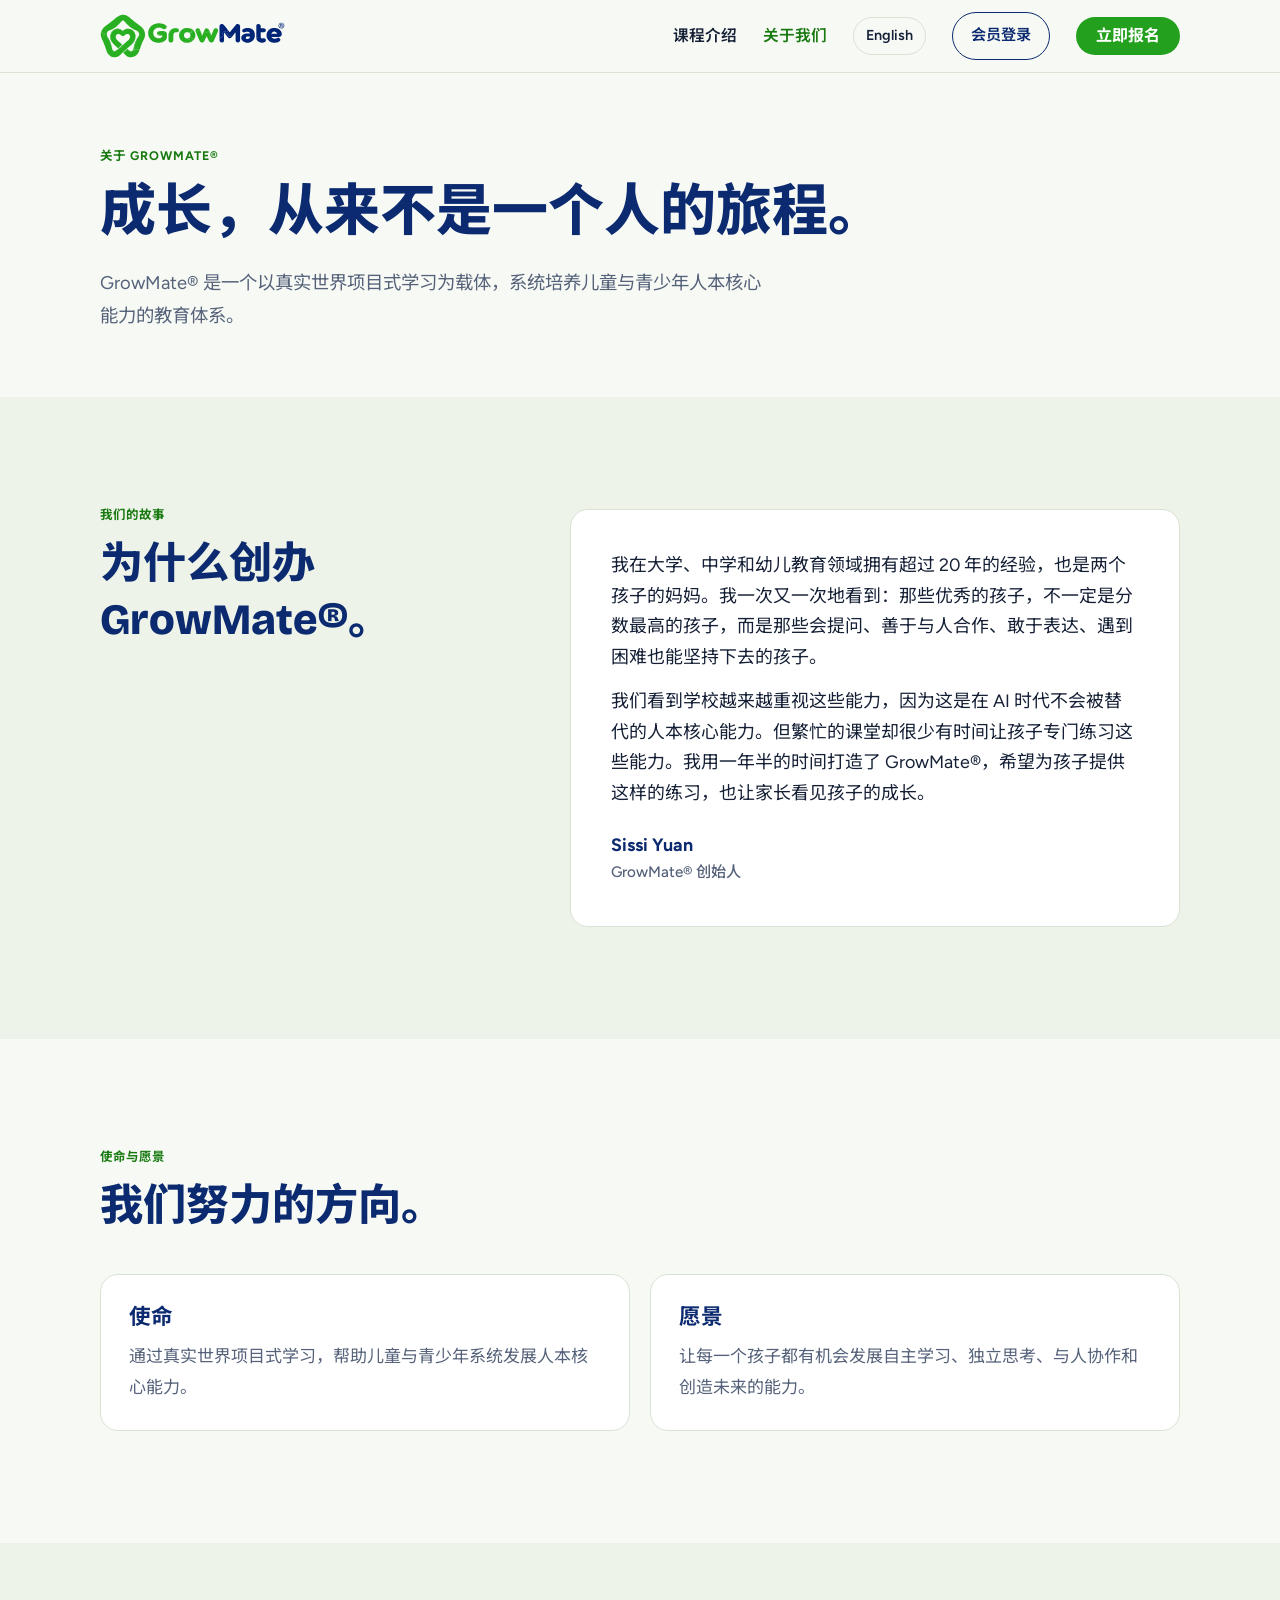
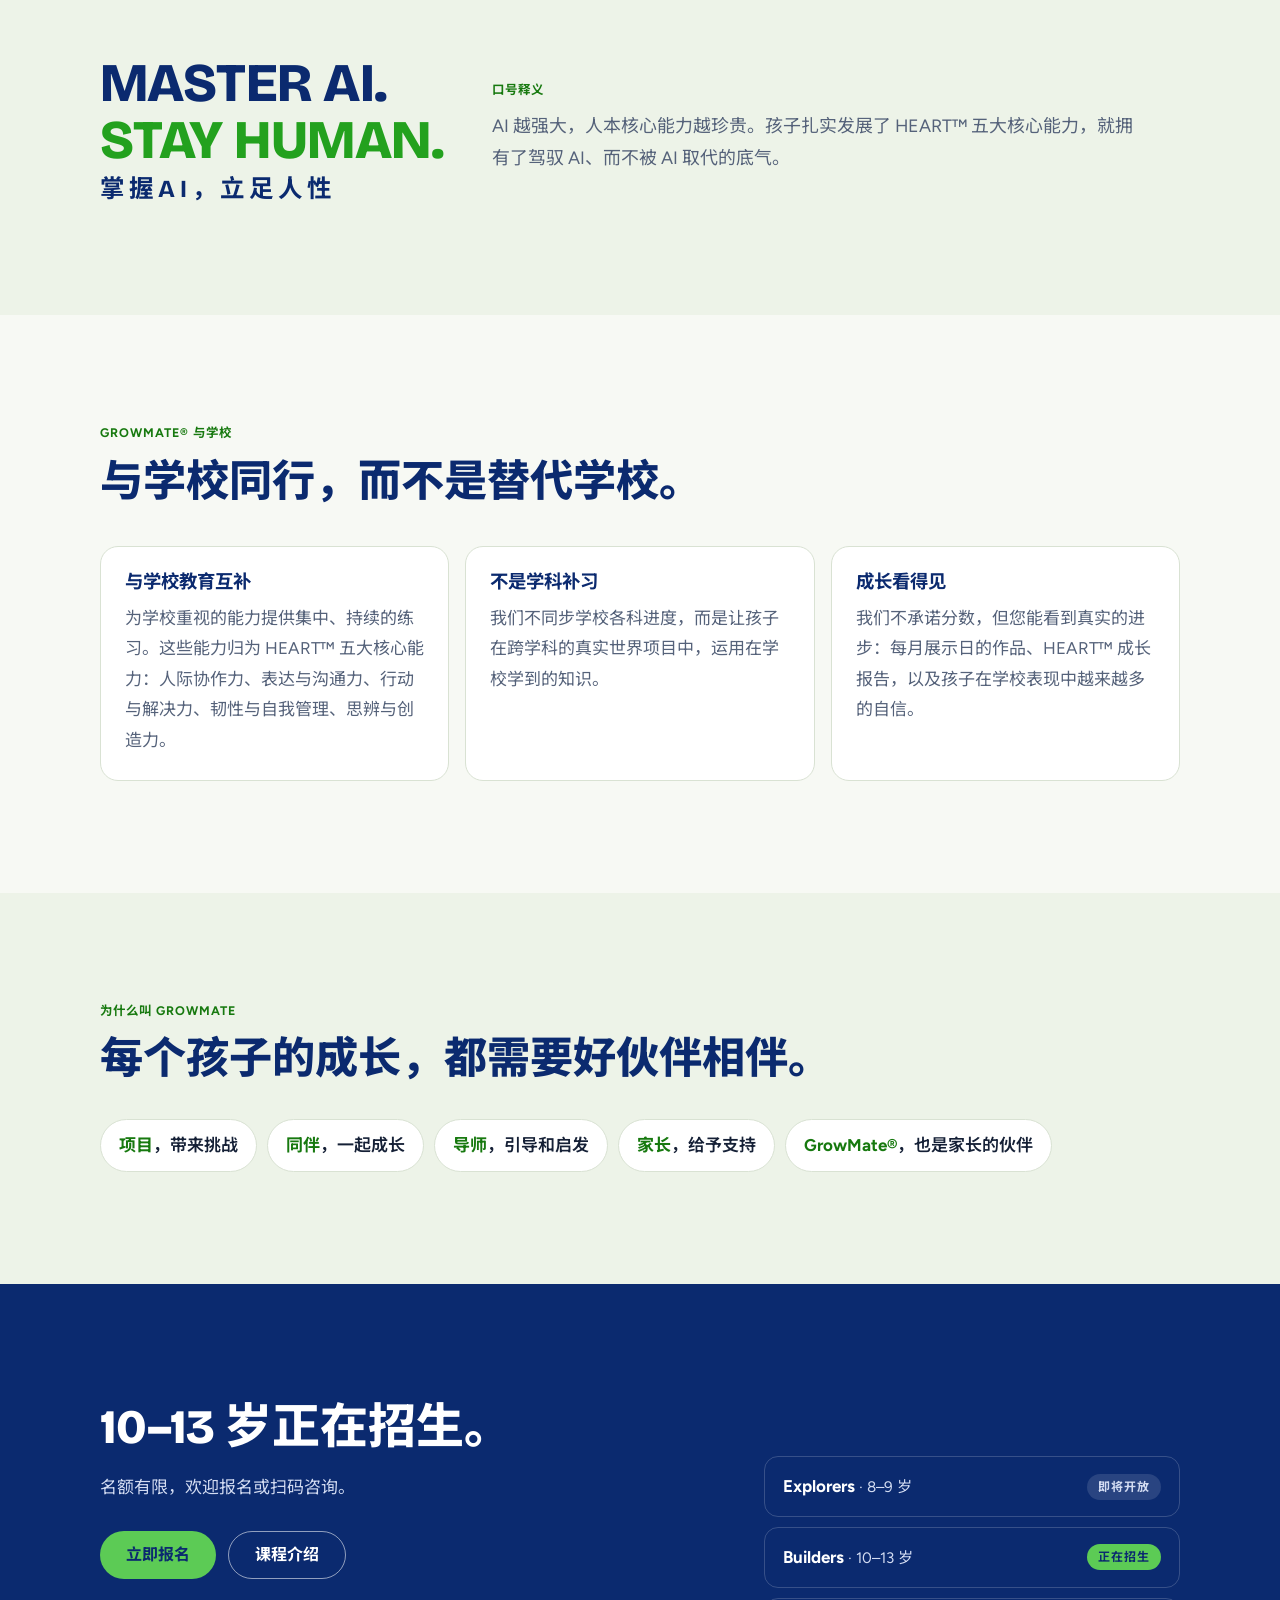
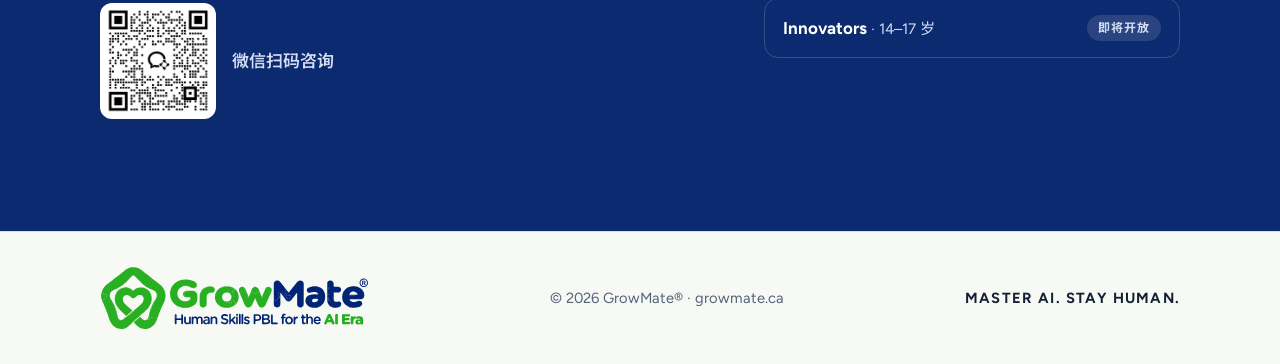
<file: zh/about.html>
<!doctype html>
<html lang="zh-CN">
<head>
<meta charset="utf-8">
<meta name="viewport" content="width=device-width, initial-scale=1, viewport-fit=cover">
<title>关于我们 | GrowMate®</title>
<meta name="claude:viewport-fit-sides" content="cover">
<meta name="description" content="GrowMate® 的创办故事、使命与愿景、口号释义，以及我们与学校教育的关系。">
<link rel="preconnect" href="https://fonts.googleapis.com">
<link rel="preconnect" href="https://fonts.gstatic.com" crossorigin>
<link rel="stylesheet" href="https://fonts.googleapis.com/css2?family=Bricolage+Grotesque:opsz,wght@12..96,600;12..96,800&family=Figtree:wght@400;500;600;700&family=Noto+Sans+SC:wght@400;500;700;800&display=swap">
<link rel="stylesheet" href="../styles.css">
</head>
<body>

<header class="site-header">
  <div class="wrap nav">
    <a class="brand" href="index.html" aria-label="GrowMate 首页">
      <img class="logo-light" src="../images/logo-header.svg" alt="GrowMate®">
      <img class="logo-dark" src="../images/logo-header-dark.svg" alt="GrowMate®">
    </a>
    <button class="nav-toggle" type="button" aria-expanded="false" aria-controls="nav-links">菜单</button>
    <nav class="nav-links" id="nav-links" aria-label="主导航">
      <a href="how-it-works.html">课程介绍</a>
      <a href="about.html" aria-current="page">关于我们</a>
      <a class="lang" href="../about.html" lang="en">English</a>
      <a class="login" href="https://members.growmate.ca/login">会员登录</a>
      <a class="btn btn-primary" href="https://forms.gle/WHR9NqtynUmUbWVZ9">立即报名</a>
    </nav>
  </div>
</header>

<main>

  <!-- Hero -->
  <section class="page-hero">
    <div class="wrap">
      <p class="kicker">关于 GrowMate®</p>
      <h1>成长，从来不是一个人的旅程。</h1>
      <p class="lead">GrowMate® 是一个以真实世界项目式学习为载体，系统培养儿童与青少年人本核心能力的教育体系。</p>
    </div>
  </section>

  <!-- Founder -->
  <section class="band band-tint">
    <div class="wrap founder">
      <div>
        <p class="kicker">我们的故事</p>
        <h2 class="section-title">为什么创办 GrowMate®。</h2>
      </div>
      <blockquote>
        <p>我在大学、中学和幼儿教育领域拥有超过 20 年的经验，也是两个孩子的妈妈。我一次又一次地看到：那些优秀的孩子，不一定是分数最高的孩子，而是那些会提问、善于与人合作、敢于表达、遇到困难也能坚持下去的孩子。</p>
        <p>我们看到学校越来越重视这些能力，因为这是在 AI 时代不会被替代的人本核心能力。但繁忙的课堂却很少有时间让孩子专门练习这些能力。我用一年半的时间打造了 GrowMate®，希望为孩子提供这样的练习，也让家长看见孩子的成长。</p>
        <p class="sig">Sissi Yuan<span>GrowMate® 创始人</span></p>
      </blockquote>
    </div>
  </section>

  <!-- Mission & vision -->
  <section class="band">
    <div class="wrap">
      <p class="kicker">使命与愿景</p>
      <h2 class="section-title">我们努力的方向。</h2>
      <div class="two">
        <article class="card">
          <h3>使命</h3>
          <p>通过真实世界项目式学习，帮助儿童与青少年系统发展人本核心能力。</p>
        </article>
        <article class="card">
          <h3>愿景</h3>
          <p>让每一个孩子都有机会发展自主学习、独立思考、与人协作和创造未来的能力。</p>
        </article>
      </div>
    </div>
  </section>

  <!-- Slogan -->
  <section class="band band-tint">
    <div class="wrap slogan-block">
      <p class="big-slogan">MASTER AI.<span>STAY HUMAN.</span><span class="slogan-zh" style="font-size:.45em;color:var(--navy)">掌握AI，立足人性</span></p>
      <div>
        <p class="kicker">口号释义</p>
        <p class="lead" style="margin-top:0">AI 越强大，人本核心能力越珍贵。孩子扎实发展了 HEART™ 五大核心能力，就拥有了驾驭 AI、而不被 AI 取代的底气。</p>
      </div>
    </div>
  </section>

  <!-- School -->
  <section class="band">
    <div class="wrap">
      <p class="kicker">GrowMate® 与学校</p>
      <h2 class="section-title">与学校同行，而不是替代学校。</h2>
      <ul class="points">
        <li><h3>与学校教育互补</h3><p>为学校重视的能力提供集中、持续的练习。这些能力归为 HEART™ 五大核心能力：人际协作力、表达与沟通力、行动与解决力、韧性与自我管理、思辨与创造力。</p></li>
        <li><h3>不是学科补习</h3><p>我们不同步学校各科进度，而是让孩子在跨学科的真实世界项目中，运用在学校学到的知识。</p></li>
        <li><h3>成长看得见</h3><p>我们不承诺分数，但您能看到真实的进步：每月展示日的作品、HEART™ 成长报告，以及孩子在学校表现中越来越多的自信。</p></li>
      </ul>
    </div>
  </section>

  <!-- Name -->
  <section class="band band-tint">
    <div class="wrap">
      <p class="kicker">为什么叫 GrowMate</p>
      <h2 class="section-title">每个孩子的成长，都需要好伙伴相伴。</h2>
      <ul class="mates">
        <li><b>项目</b>，带来挑战</li>
        <li><b>同伴</b>，一起成长</li>
        <li><b>导师</b>，引导和启发</li>
        <li><b>家长</b>，给予支持</li>
        <li><b>GrowMate®</b>，也是家长的伙伴</li>
      </ul>
    </div>
  </section>

  <!-- Enrol -->
  <section class="band final">
    <div class="wrap">
      <div>
        <h2>10–13 岁正在招生。</h2>
        <p>名额有限，欢迎报名或扫码咨询。</p>
        <div class="cta-row">
          <a class="btn btn-primary" href="https://forms.gle/WHR9NqtynUmUbWVZ9">立即报名</a>
          <a class="btn btn-ghost" href="how-it-works.html">课程介绍</a>
        </div>
        <div class="qr"><img src="../images/wechat-qr.png" alt="GrowMate 微信二维码"><span>微信扫码咨询</span></div>
      </div>
      <ul class="levels">
        <li><span><span class="nm">Explorers</span> <span class="age">· 8–9 岁</span></span><span class="pill soon">即将开放</span></li>
        <li><span><span class="nm">Builders</span> <span class="age">· 10–13 岁</span></span><span class="pill open">正在招生</span></li>
        <li><span><span class="nm">Innovators</span> <span class="age">· 14–17 岁</span></span><span class="pill soon">即将开放</span></li>
      </ul>
    </div>
  </section>

</main>

<footer>
  <div class="wrap">
    <a class="foot-logo" href="index.html" aria-label="GrowMate 首页"><img class="logo-light" src="../images/logo-full.svg" alt="GrowMate® Human Skills PBL for the AI Era"><img class="logo-dark" src="../images/logo-full-dark.svg" alt="GrowMate® Human Skills PBL for the AI Era"></a>
    <span>© 2026 GrowMate® · growmate.ca</span>
    <b>MASTER AI. STAY HUMAN.</b>
  </div>
</footer>

<script>
(function(){
  var btn=document.querySelector('.nav-toggle'), links=document.getElementById('nav-links');
  if(!btn||!links) return;
  btn.addEventListener('click',function(){
    var open=links.classList.toggle('open');
    btn.setAttribute('aria-expanded', open ? 'true' : 'false');
    btn.textContent = open ? '关闭' : '菜单';
  });
})();
</script>
</body>
</html>
</file>
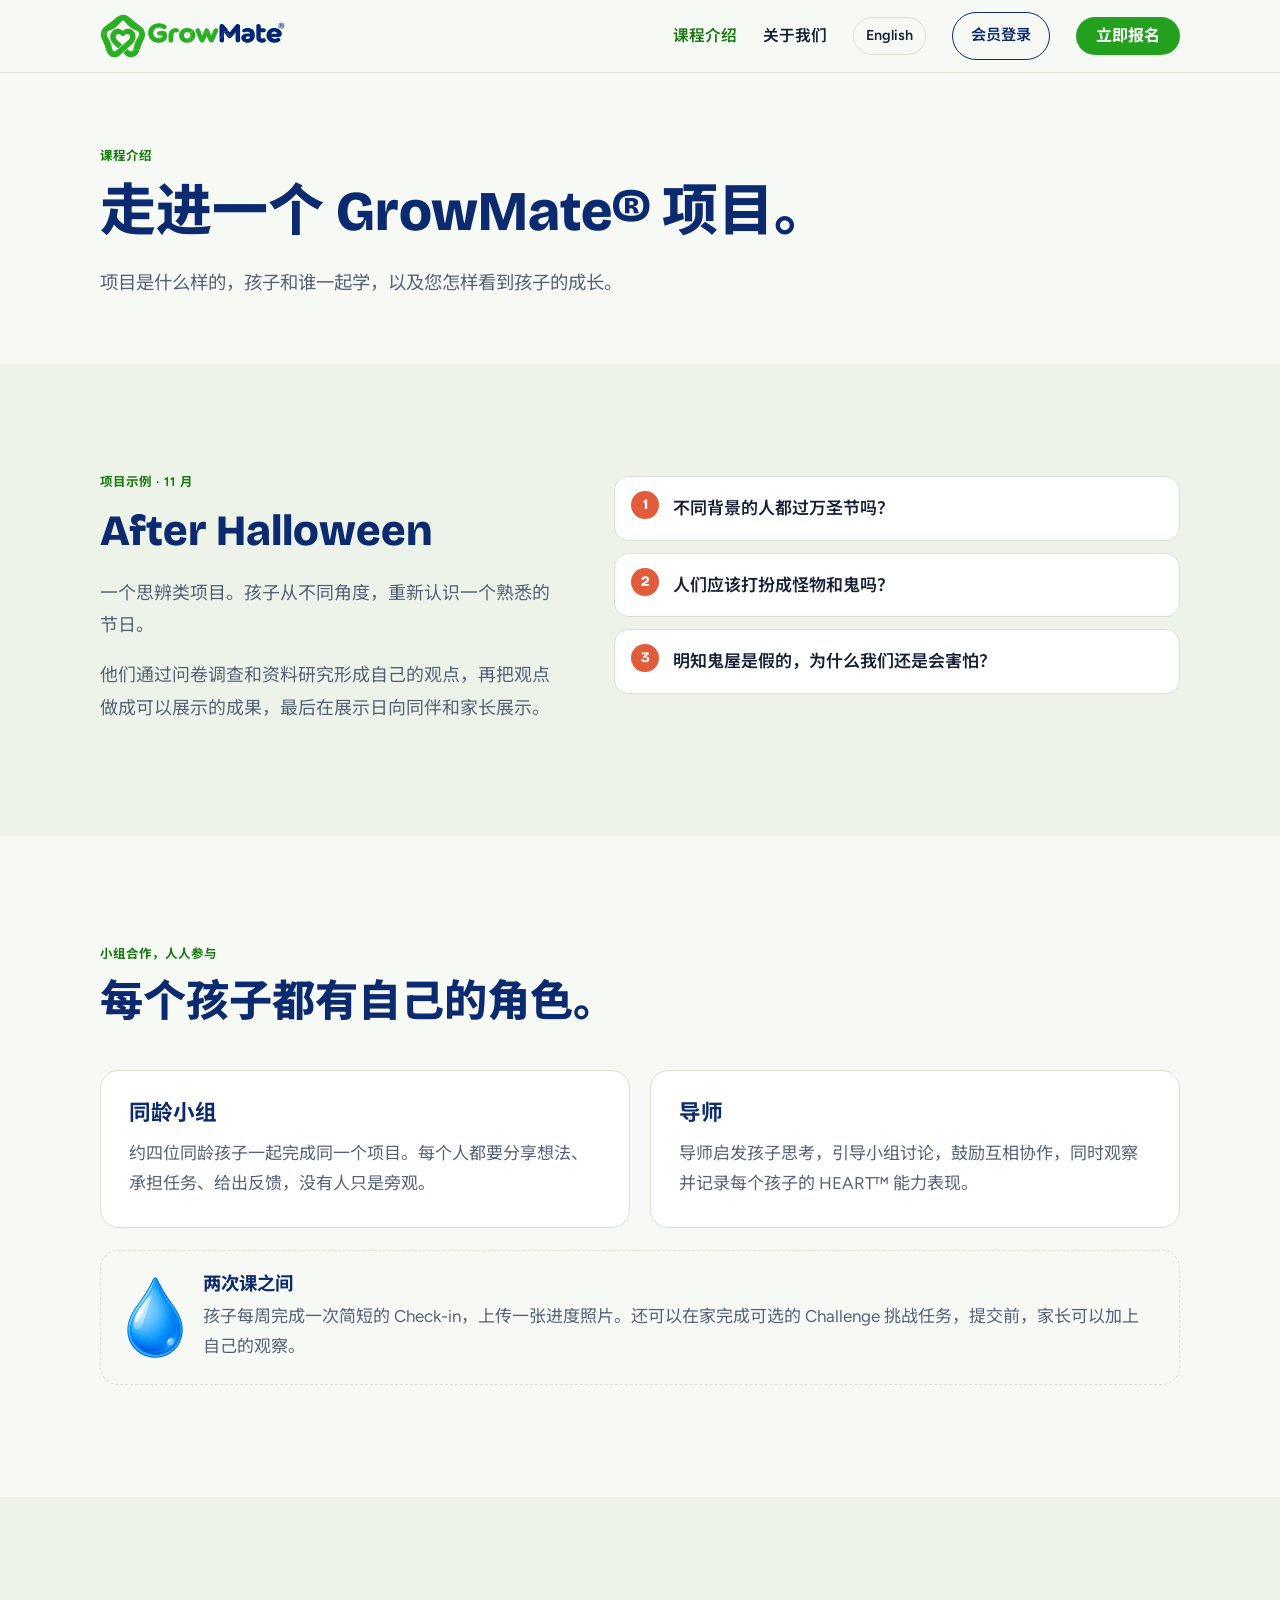
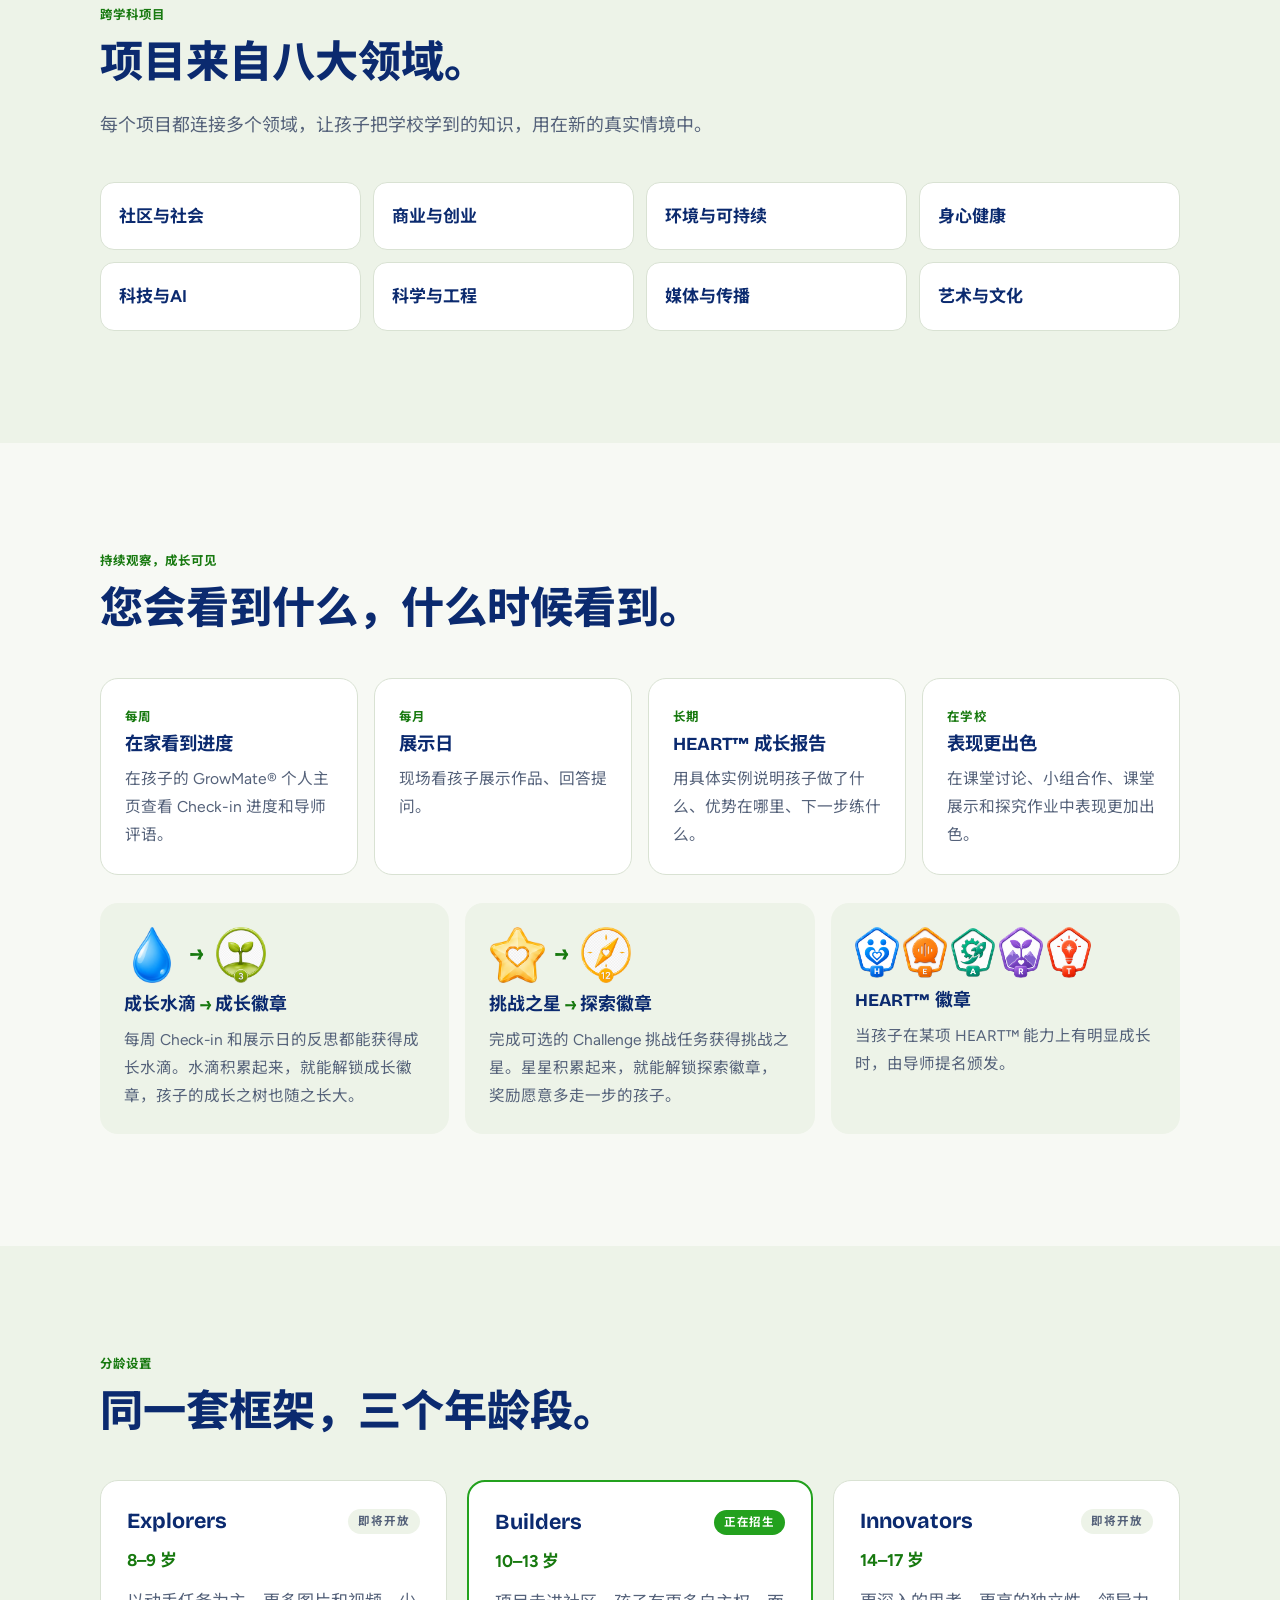
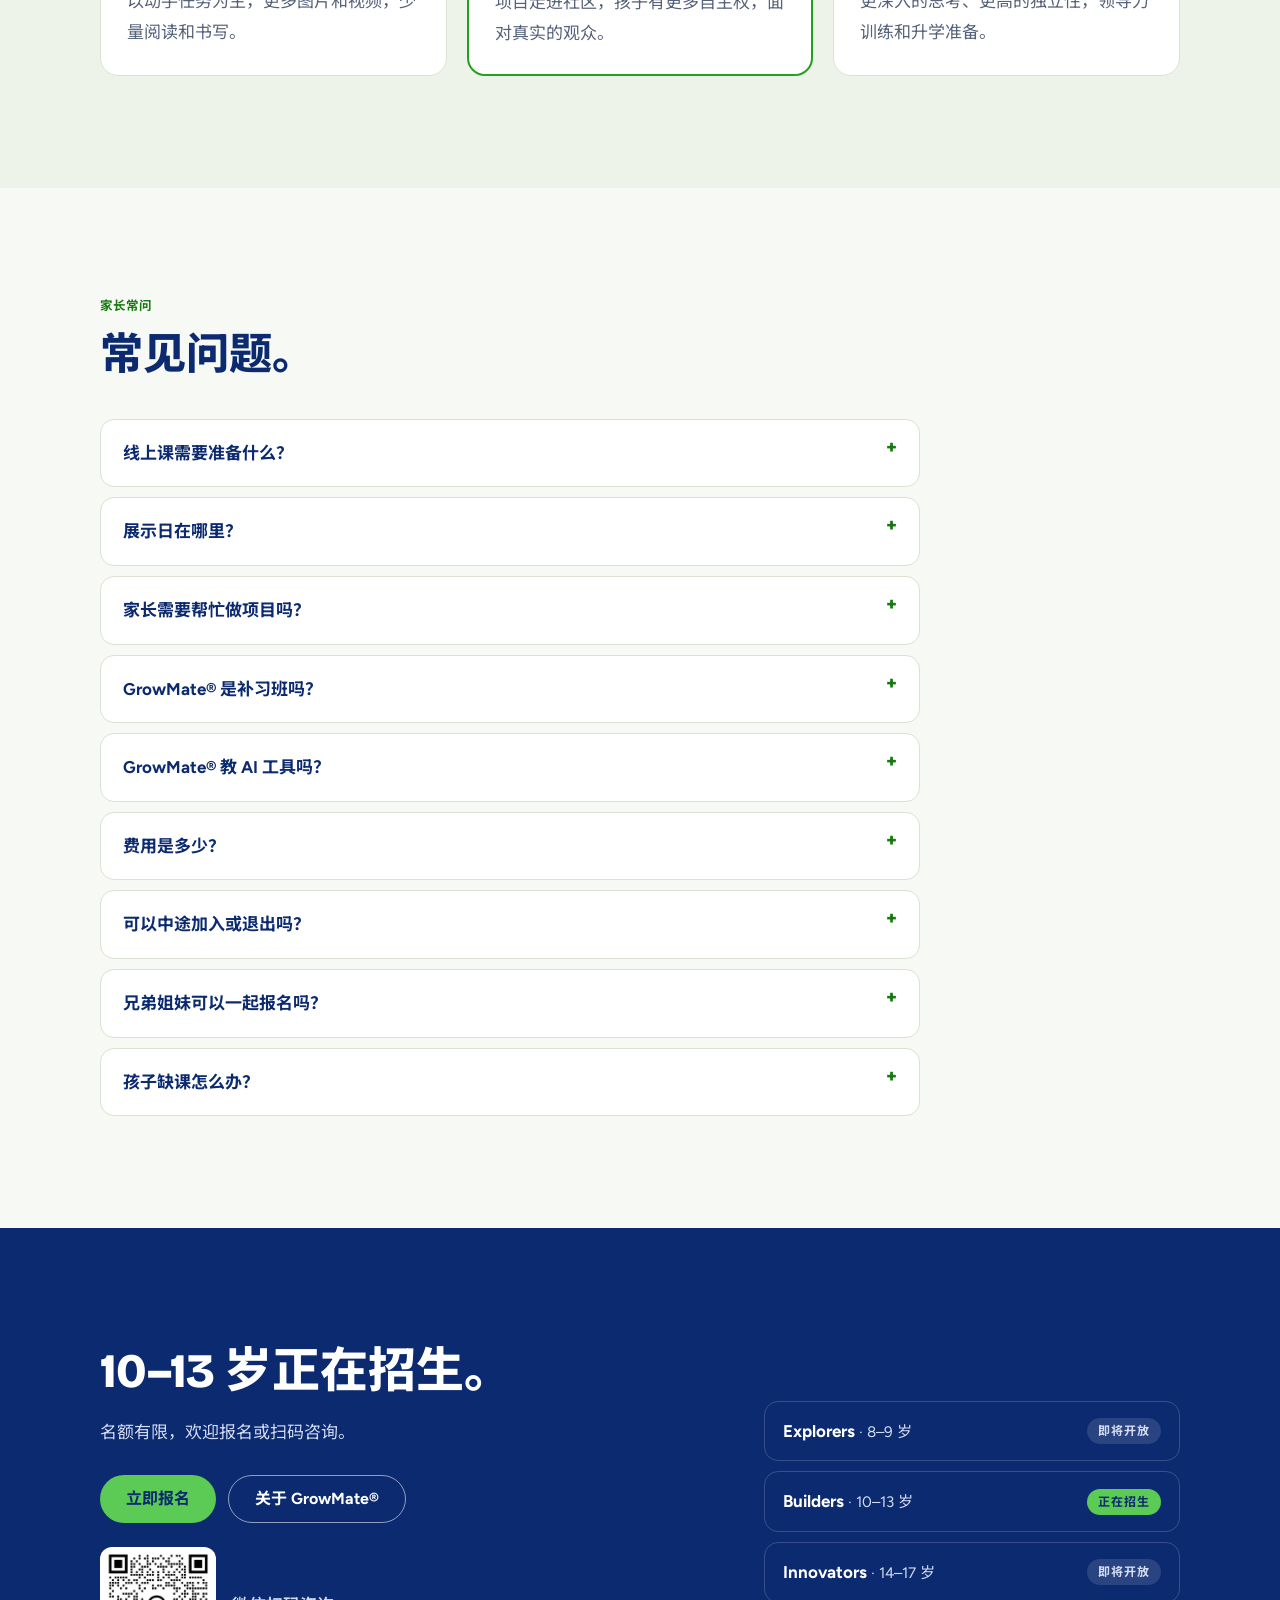
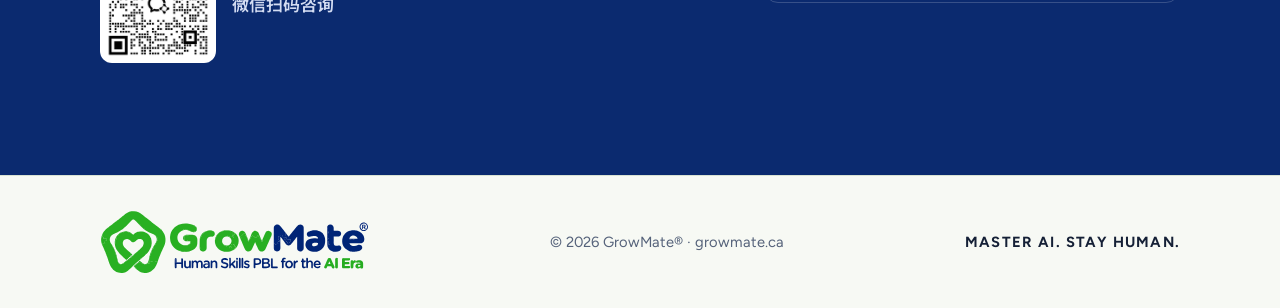
<file: zh/how-it-works.html>
<!doctype html>
<html lang="zh-CN">
<head>
<meta charset="utf-8">
<meta name="viewport" content="width=device-width, initial-scale=1, viewport-fit=cover">
<title>课程介绍 | GrowMate®</title>
<meta name="claude:viewport-fit-sides" content="cover">
<meta name="description" content="GrowMate® 课程介绍：项目示例、小组与导师、八大领域、看得见的成长、分龄设置与常见问题。">
<link rel="preconnect" href="https://fonts.googleapis.com">
<link rel="preconnect" href="https://fonts.gstatic.com" crossorigin>
<link rel="stylesheet" href="https://fonts.googleapis.com/css2?family=Bricolage+Grotesque:opsz,wght@12..96,600;12..96,800&family=Figtree:wght@400;500;600;700&family=Noto+Sans+SC:wght@400;500;700;800&display=swap">
<link rel="stylesheet" href="../styles.css">
</head>
<body>

<header class="site-header">
  <div class="wrap nav">
    <a class="brand" href="index.html" aria-label="GrowMate 首页">
      <img class="logo-light" src="../images/logo-header.svg" alt="GrowMate®">
      <img class="logo-dark" src="../images/logo-header-dark.svg" alt="GrowMate®">
    </a>
    <button class="nav-toggle" type="button" aria-expanded="false" aria-controls="nav-links">菜单</button>
    <nav class="nav-links" id="nav-links" aria-label="主导航">
      <a href="how-it-works.html" aria-current="page">课程介绍</a>
      <a href="about.html">关于我们</a>
      <a class="lang" href="../how-it-works.html" lang="en">English</a>
      <a class="login" href="https://members.growmate.ca/login">会员登录</a>
      <a class="btn btn-primary" href="https://forms.gle/WHR9NqtynUmUbWVZ9">立即报名</a>
    </nav>
  </div>
</header>

<main>

  <!-- Hero -->
  <section class="page-hero">
    <div class="wrap">
      <p class="kicker">课程介绍</p>
      <h1>走进一个 GrowMate® 项目。</h1>
      <p class="lead">项目是什么样的，孩子和谁一起学，以及您怎样看到孩子的成长。</p>
    </div>
  </section>

  <!-- Example project -->
  <section class="band band-tint">
    <div class="wrap example">
      <div>
        <p class="kicker">项目示例 · 11 月</p>
        <h2 class="section-title">After Halloween</h2>
        <p class="lead">一个思辨类项目。孩子从不同角度，重新认识一个熟悉的节日。</p>
        <p class="lead">他们通过问卷调查和资料研究形成自己的观点，再把观点做成可以展示的成果，最后在展示日向同伴和家长展示。</p>
      </div>
      <ol class="dq" aria-label="孩子们探讨的问题">
        <li>不同背景的人都过万圣节吗？</li>
        <li>人们应该打扮成怪物和鬼吗？</li>
        <li>明知鬼屋是假的，为什么我们还是会害怕？</li>
      </ol>
    </div>
  </section>

  <!-- Groups and mentors -->
  <section class="band">
    <div class="wrap">
      <p class="kicker">小组合作，人人参与</p>
      <h2 class="section-title">每个孩子都有自己的角色。</h2>
      <div class="two">
        <article class="card">
          <h3>同龄小组</h3>
          <p>约四位同龄孩子一起完成同一个项目。每个人都要分享想法、承担任务、给出反馈，没有人只是旁观。</p>
        </article>
        <article class="card">
          <h3>导师</h3>
          <p>导师启发孩子思考，引导小组讨论，鼓励互相协作，同时观察并记录每个孩子的 HEART™ 能力表现。</p>
        </article>
      </div>
      <div class="between">
        <img src="../images/growth-drop.png" alt="">
        <div>
          <h3>两次课之间</h3>
          <p>孩子每周完成一次简短的 Check-in，上传一张进度照片。还可以在家完成可选的 Challenge 挑战任务，提交前，家长可以加上自己的观察。</p>
        </div>
      </div>
    </div>
  </section>

  <!-- Eight domains -->
  <section class="band band-tint">
    <div class="wrap">
      <p class="kicker">跨学科项目</p>
      <h2 class="section-title">项目来自八大领域。</h2>
      <p class="lead">每个项目都连接多个领域，让孩子把学校学到的知识，用在新的真实情境中。</p>
      <ul class="domains">
        <li>社区与社会</li>
        <li>商业与创业</li>
        <li>环境与可持续</li>
        <li>身心健康</li>
        <li>科技与AI</li>
        <li>科学与工程</li>
        <li>媒体与传播</li>
        <li>艺术与文化</li>
      </ul>
    </div>
  </section>

  <!-- Growth you can see -->
  <section class="band">
    <div class="wrap">
      <p class="kicker">持续观察，成长可见</p>
      <h2 class="section-title">您会看到什么，什么时候看到。</h2>
      <ul class="see">
        <li><p class="when">每周</p><h3>在家看到进度</h3><p>在孩子的 GrowMate® 个人主页查看 Check-in 进度和导师评语。</p></li>
        <li><p class="when">每月</p><h3>展示日</h3><p>现场看孩子展示作品、回答提问。</p></li>
        <li><p class="when">长期</p><h3>HEART™ 成长报告</h3><p>用具体实例说明孩子做了什么、优势在哪里、下一步练什么。</p></li>
        <li><p class="when">在学校</p><h3>表现更出色</h3><p>在课堂讨论、小组合作、课堂展示和探究作业中表现更加出色。</p></li>
      </ul>
      <div class="paths">
        <article class="path">
          <div class="pair"><img src="../images/growth-drop.png" alt="成长水滴"><span aria-hidden="true">→</span><img src="../images/sprout-badge.png" alt="成长徽章"></div>
          <h3>成长水滴 <span>→</span> 成长徽章</h3>
          <p>每周 Check-in 和展示日的反思都能获得成长水滴。水滴积累起来，就能解锁成长徽章，孩子的成长之树也随之长大。</p>
        </article>
        <article class="path">
          <div class="pair"><img src="../images/challenge-star.png" alt="挑战之星"><span aria-hidden="true">→</span><img src="../images/explorer-badge.png" alt="探索徽章"></div>
          <h3>挑战之星 <span>→</span> 探索徽章</h3>
          <p>完成可选的 Challenge 挑战任务获得挑战之星。星星积累起来，就能解锁探索徽章，奖励愿意多走一步的孩子。</p>
        </article>
        <article class="path">
          <div class="pair"><img src="../images/heart-h.png" alt=""><img src="../images/heart-e.png" alt=""><img src="../images/heart-a.png" alt=""><img src="../images/heart-r.png" alt=""><img src="../images/heart-t.png" alt=""></div>
          <h3>HEART™ 徽章</h3>
          <p>当孩子在某项 HEART™ 能力上有明显成长时，由导师提名颁发。</p>
        </article>
      </div>
    </div>
  </section>

  <!-- Levels -->
  <section class="band band-tint">
    <div class="wrap">
      <p class="kicker">分龄设置</p>
      <h2 class="section-title">同一套框架，三个年龄段。</h2>
      <div class="tiers">
        <article class="tier">
          <div class="top"><h3>Explorers</h3><span class="tag-soon">即将开放</span></div>
          <p class="age">8–9 岁</p>
          <p>以动手任务为主，更多图片和视频，少量阅读和书写。</p>
        </article>
        <article class="tier on">
          <div class="top"><h3>Builders</h3><span class="tag-open">正在招生</span></div>
          <p class="age">10–13 岁</p>
          <p>项目走进社区，孩子有更多自主权，面对真实的观众。</p>
        </article>
        <article class="tier">
          <div class="top"><h3>Innovators</h3><span class="tag-soon">即将开放</span></div>
          <p class="age">14–17 岁</p>
          <p>更深入的思考、更高的独立性，领导力训练和升学准备。</p>
        </article>
      </div>
    </div>
  </section>

  <!-- FAQ -->
  <section class="band">
    <div class="wrap">
      <p class="kicker">家长常问</p>
      <h2 class="section-title">常见问题。</h2>
      <div class="faq">
        <details>
          <summary>线上课需要准备什么？</summary>
          <p>一台带摄像头和麦克风的电脑或平板，以及一个安静的学习空间。报名后我们会告知上课时间。</p>
        </details>
        <details>
          <summary>展示日在哪里？</summary>
          <p>展示日每月一次，线下举行，欢迎家长参加。具体地点会告知在读家庭。</p>
        </details>
        <details>
          <summary>家长需要帮忙做项目吗？</summary>
          <p>不需要家长参与项目，也无需接送，只需要为孩子提供安静的空间和相应的学习设备。孩子选择做 Challenge 挑战时，请您作为见证人，写下观察评语。</p>
        </details>
        <details>
          <summary>GrowMate® 是补习班吗？</summary>
          <p>不是学科知识补习，但与学校教育互补。孩子的核心能力和学科技能将得到加强，会体现在学校表现上，长期也可能反映在成绩上。</p>
        </details>
        <details>
          <summary>GrowMate® 教 AI 工具吗？</summary>
          <p>不教。我们锻炼孩子的提问能力、批判性思考和判断力，这些正是未来驾驭 AI 所需要的能力。</p>
        </details>
        <details>
          <summary>费用是多少？</summary>
          <p>欢迎扫描页面底部的二维码，我们会有专人与您联系。</p>
        </details>
        <details>
          <summary>可以中途加入或退出吗？</summary>
          <p>可以。GrowMate® 以月为单位，可以在月初加入，或在月末退出。</p>
        </details>
        <details>
          <summary>兄弟姐妹可以一起报名吗？</summary>
          <p>可以，我们提供兄弟姐妹优惠。</p>
        </details>
        <details>
          <summary>孩子缺课怎么办？</summary>
          <p>可以安排补课，可能会产生相应费用。</p>
        </details>
      </div>
    </div>
  </section>

  <!-- Enrol -->
  <section class="band final">
    <div class="wrap">
      <div>
        <h2>10–13 岁正在招生。</h2>
        <p>名额有限，欢迎报名或扫码咨询。</p>
        <div class="cta-row">
          <a class="btn btn-primary" href="https://forms.gle/WHR9NqtynUmUbWVZ9">立即报名</a>
          <a class="btn btn-ghost" href="about.html">关于 GrowMate®</a>
        </div>
        <div class="qr"><img src="../images/wechat-qr.png" alt="GrowMate 微信二维码"><span>微信扫码咨询</span></div>
      </div>
      <ul class="levels">
        <li><span><span class="nm">Explorers</span> <span class="age">· 8–9 岁</span></span><span class="pill soon">即将开放</span></li>
        <li><span><span class="nm">Builders</span> <span class="age">· 10–13 岁</span></span><span class="pill open">正在招生</span></li>
        <li><span><span class="nm">Innovators</span> <span class="age">· 14–17 岁</span></span><span class="pill soon">即将开放</span></li>
      </ul>
    </div>
  </section>

</main>

<footer>
  <div class="wrap">
    <a class="foot-logo" href="index.html" aria-label="GrowMate 首页"><img class="logo-light" src="../images/logo-full.svg" alt="GrowMate® Human Skills PBL for the AI Era"><img class="logo-dark" src="../images/logo-full-dark.svg" alt="GrowMate® Human Skills PBL for the AI Era"></a>
    <span>© 2026 GrowMate® · growmate.ca</span>
    <b>MASTER AI. STAY HUMAN.</b>
  </div>
</footer>

<script>
(function(){
  var btn=document.querySelector('.nav-toggle'), links=document.getElementById('nav-links');
  if(!btn||!links) return;
  btn.addEventListener('click',function(){
    var open=links.classList.toggle('open');
    btn.setAttribute('aria-expanded', open ? 'true' : 'false');
    btn.textContent = open ? '关闭' : '菜单';
  });
})();
</script>
</body>
</html>
</file>
<file: styles.css>
/* Layout: one calm column of bands on a green-tinted paper; the HEART™ badges carry the colour. */
:root{
  --navy:#0B2A6F; --green:#23A11E; --green-deep:#17790F;
  --bg:#F7F9F4; --surface:#FFFFFF; --band:#EDF3E8; --ink:#152036; --muted:#55627A; --line:#D9E2D3;
  --h:#2E86C1; --e:#E8871A; --a:#1D9E75; --r:#7B5EA7; --t:#E05C3A;
  --h-bg:#E8F4FD; --e-bg:#FEF3E2; --a-bg:#E1F5EE; --r-bg:#F0EEFF; --t-bg:#FFF0ED;
  --display:"Bricolage Grotesque", "Avenir Next", "Segoe UI", system-ui, sans-serif;
  --body:"Figtree", "Segoe UI", system-ui, -apple-system, sans-serif;
  --radius:18px; --on-green:#FFFFFF;
}
@media (prefers-color-scheme: dark){:root:not([data-theme="light"]){
  --navy:#B9CCFF; --green:#5CCB55; --green-deep:#7AD873;
  --bg:#0F1522; --surface:#172033; --band:#141C2C; --ink:#EEF2F8; --muted:#A6B1C6; --line:#2A3650;
  --h-bg:#16283A; --e-bg:#33260F; --a-bg:#10302A; --r-bg:#251F3A; --t-bg:#36201B; --on-green:#0F1522;
  color-scheme:dark}}
:root[data-theme="dark"]{
  --navy:#B9CCFF; --green:#5CCB55; --green-deep:#7AD873;
  --bg:#0F1522; --surface:#172033; --band:#141C2C; --ink:#EEF2F8; --muted:#A6B1C6; --line:#2A3650;
  --h-bg:#16283A; --e-bg:#33260F; --a-bg:#10302A; --r-bg:#251F3A; --t-bg:#36201B; --on-green:#0F1522;
  color-scheme:dark}

*{box-sizing:border-box}
html{scroll-behavior:smooth}
@media (prefers-reduced-motion: reduce){html{scroll-behavior:auto}}
body{margin:0;background:var(--bg);color:var(--ink);font:400 1.0625rem/1.65 var(--body);-webkit-font-smoothing:antialiased}
img{max-width:100%;height:auto;display:block}
a{color:inherit}
:focus-visible{outline:3px solid var(--green);outline-offset:3px;border-radius:6px}
h1,h2,h3{font-family:var(--display);color:var(--navy);text-wrap:balance;margin:0;line-height:1.12}
p{margin:0}
sup{font-size:.55em;vertical-align:super;line-height:0}

.wrap{max-width:1120px;margin:0 auto;padding-left:max(20px, env(safe-area-inset-left, 0px));padding-right:max(20px, env(safe-area-inset-right, 0px))}
.band{padding-block:clamp(64px,9vw,112px)}
.band-tint{background:var(--band)}
.kicker{font:700 .78rem/1 var(--body);letter-spacing:.14em;text-transform:uppercase;color:var(--green-deep);margin-bottom:14px}
.section-title{font-size:clamp(1.9rem,3.6vw,2.7rem);font-weight:800;max-width:22ch}
.lead{color:var(--muted);font-size:1.12rem;max-width:62ch;margin-top:18px}

/* Header */
body::before{content:"";position:fixed;inset:0 0 auto;height:env(safe-area-inset-top, 0px);z-index:10;background:var(--bg)}
.site-header{position:sticky;top:env(safe-area-inset-top, 0px);z-index:20;background:color-mix(in srgb, var(--bg) 90%, transparent);backdrop-filter:saturate(1.4) blur(10px);border-bottom:1px solid var(--line)}
.nav{display:flex;align-items:center;justify-content:space-between;gap:16px;min-height:72px}
.brand{display:flex;align-items:center;gap:10px;text-decoration:none}
.brand img{height:44px;width:auto}
.logo-dark{display:none !important}
@media (prefers-color-scheme: dark){:root:not([data-theme="light"]) .logo-dark{display:block !important}:root:not([data-theme="light"]) .logo-light{display:none !important}}
:root[data-theme="dark"] .logo-dark{display:block !important}
:root[data-theme="dark"] .logo-light{display:none !important}
.foot-logo img{height:64px;width:auto}
.wordmark{font:800 1.45rem/1 var(--display);letter-spacing:-.01em}
.wordmark .g{color:var(--green)} .wordmark .m{color:var(--navy)}
.nav-links{display:flex;align-items:center;gap:26px;font-weight:600;font-size:.98rem}
.nav-links a{text-decoration:none;color:var(--ink)}
.nav-links a:hover{color:var(--green-deep)}
.lang{border:1px solid var(--line);border-radius:999px;padding:5px 12px;font-size:.9rem}
.btn{display:inline-flex;align-items:center;justify-content:center;gap:8px;font:700 1rem/1 var(--body);text-decoration:none;border-radius:999px;padding:15px 26px;transition:transform .15s ease, background .15s ease}
.btn:hover{transform:translateY(-1px)}
@media (prefers-reduced-motion: reduce){.btn{transition:none}.btn:hover{transform:none}}
.btn-primary{background:var(--green);color:var(--on-green)}
.btn-primary:hover{background:var(--green-deep)}
.btn-ghost{border:1.5px solid var(--navy);color:var(--navy)}
.nav-links .btn{padding:11px 20px;color:var(--on-green)}
.nav-toggle{display:none;background:none;border:1px solid var(--line);border-radius:10px;padding:8px 12px;font:600 .95rem var(--body);color:var(--ink);cursor:pointer}
@media (max-width:820px){
  .nav-toggle{display:block}
  .nav-links{display:none;position:absolute;left:0;right:0;top:100%;flex-direction:column;align-items:stretch;gap:0;background:var(--bg);border-bottom:1px solid var(--line);padding:8px max(20px, env(safe-area-inset-right, 0px)) 18px max(20px, env(safe-area-inset-left, 0px))}
  .nav-links.open{display:flex}
  .nav-links a{padding:13px 0;border-bottom:1px solid var(--line)}
  .nav-links .lang{border:0;border-bottom:1px solid var(--line);border-radius:0;padding:13px 0;font-size:.98rem}
  .nav-links .btn{margin-top:14px;border:0}
}

/* Hero */
.hero{padding-block:clamp(48px,7vw,96px) clamp(56px,8vw,104px)}
.hero-grid{display:grid;grid-template-columns:1.15fr .85fr;gap:clamp(32px,5vw,72px);align-items:center}
.hero-grid > *{min-width:0}
.slogan{font:800 .95rem/1 var(--display);letter-spacing:.16em;color:var(--green-deep);margin-bottom:22px}
.hero h1{font-size:clamp(2.1rem,4.6vw,3.4rem);font-weight:800;letter-spacing:-.02em}
.hero h1 span{display:block;color:var(--green)}
.hero .lead{font-size:1.18rem;margin-top:24px}
.facts{display:flex;flex-wrap:wrap;gap:10px;margin-top:28px;padding:0;list-style:none}
.facts li{background:var(--surface);border:1px solid var(--line);border-radius:999px;padding:8px 16px;font-weight:600;font-size:.95rem}
.facts li strong{color:var(--green-deep)}
.cta-row{display:flex;flex-wrap:wrap;gap:12px;margin-top:32px}

.badge-ring{position:relative;aspect-ratio:1;max-width:440px;width:100%;margin-inline:auto}
.badge-ring .tree{position:absolute;inset:30%;display:grid;place-items:center}
.badge-ring .tree img{width:100%}
.badge-ring .b{position:absolute;width:24%}
.badge-ring .b1{left:38%;top:0}
.badge-ring .b2{right:1%;top:27%}
.badge-ring .b3{right:12%;bottom:2%}
.badge-ring .b4{left:12%;bottom:2%}
.badge-ring .b5{left:1%;top:27%}
.badge-ring::before{content:"";position:absolute;inset:11%;border-radius:50%;border:2px dashed var(--line)}

/* Why */
.why-grid{display:grid;grid-template-columns:1.3fr .7fr;gap:clamp(28px,5vw,64px);align-items:start;margin-top:8px}
.why-grid > *{min-width:0}
.why-copy p + p{margin-top:16px}
.why-copy{font-size:1.12rem;max-width:62ch}
.stat{background:var(--surface);border:1px solid var(--line);border-radius:var(--radius);padding:28px}
.stat .num{font:800 4.5rem/1 var(--display);color:var(--green)}
.stat .num small{font-size:1.4rem;color:var(--navy);margin-left:6px}
.stat p{margin-top:12px;color:var(--muted);font-size:.98rem}
.stat .src{display:inline-block;margin-top:14px;font-size:.82rem;color:var(--green-deep);text-decoration:underline;text-underline-offset:3px}

/* Gains */
.gains{display:grid;grid-template-columns:repeat(3,1fr);gap:20px;margin-top:44px}
.gain{background:var(--surface);border:1px solid var(--line);border-radius:var(--radius);padding:28px;display:flex;flex-direction:column;gap:12px;min-width:0}
.gain img{width:84px}
.gain h3{font-size:1.4rem}
.gain .tag{font:700 .78rem/1 var(--body);letter-spacing:.12em;text-transform:uppercase;color:var(--muted)}
.gain p{color:var(--muted)}
.at-school{margin-top:auto;padding-top:16px;border-top:1px dashed var(--line);color:var(--ink) !important;font-size:.98rem}
.at-school b{color:var(--green-deep)}

/* HEART */
.heart-grid{display:grid;grid-template-columns:repeat(5,1fr);gap:16px;margin-top:44px}
.hc{border-radius:var(--radius);padding:24px 18px 22px;display:flex;flex-direction:column;align-items:center;text-align:center;gap:10px;min-width:0}
.hc img{width:96px}
.hc h3{font-size:1.08rem;line-height:1.25}
.hc p{font-size:.95rem;color:var(--muted)}
.hc.h{background:var(--h-bg)} .hc.h h3{color:var(--h)}
.hc.e{background:var(--e-bg)} .hc.e h3{color:var(--e)}
.hc.a{background:var(--a-bg)} .hc.a h3{color:var(--a)}
.hc.r{background:var(--r-bg)} .hc.r h3{color:var(--r)}
.hc.t{background:var(--t-bg)} .hc.t h3{color:var(--t)}
.note{margin-top:22px;color:var(--muted);font-size:.98rem}
.note strong{color:var(--ink)}

/* Month */
.month{display:grid;grid-template-columns:repeat(5,1fr);gap:0;margin-top:44px;list-style:none;padding:0;counter-reset:wk}
.month li{position:relative;padding:22px 18px 0;border-top:4px solid var(--line);min-width:0}
.month li::before{content:"";position:absolute;top:-11px;left:18px;width:18px;height:18px;border-radius:50%;background:var(--bg);border:4px solid var(--green)}
.band-tint .month li::before{background:var(--band)}
.month li.show{border-top-color:var(--green)}
.month li.show::before{background:var(--green)}
.month .when{font:700 .8rem/1 var(--body);letter-spacing:.12em;text-transform:uppercase;color:var(--muted)}
.month .steps{font:800 1.35rem/1.2 var(--display);color:var(--navy);margin-top:10px}
.month .where{font-size:.92rem;color:var(--muted);margin-top:6px}
.loop-line{margin-top:34px;display:flex;flex-wrap:wrap;align-items:center;gap:8px 10px;font-weight:600}
.loop-line .lbl{color:var(--muted);font-weight:500;margin-right:4px}
.loop-line .s{background:var(--surface);border:1px solid var(--line);border-radius:999px;padding:6px 14px}
.loop-line .arrow{color:var(--green)}
.reflect{margin-top:28px;background:var(--surface);border:1px solid var(--line);border-radius:var(--radius);padding:26px 28px;display:grid;grid-template-columns:auto 1fr;gap:22px;align-items:center;max-width:860px}
.reflect img{width:72px}
.reflect h3{font-size:1.2rem}
.reflect p{color:var(--muted);margin-top:6px}

/* Compare */
.compare-wrap{margin-top:40px;overflow-x:auto}
.compare{width:100%;min-width:560px;border-collapse:separate;border-spacing:0;font-size:1rem}
.compare th,.compare td{padding:18px 22px;text-align:left;vertical-align:top;border-bottom:1px solid var(--line)}
.compare thead th{font:700 .8rem/1 var(--body);letter-spacing:.12em;text-transform:uppercase;color:var(--muted);border-bottom:2px solid var(--line)}
.compare thead th.gm{color:var(--green-deep)}
.compare td.gm{background:var(--surface);font-weight:600;color:var(--ink)}
.compare thead th.gm{background:var(--surface);border-radius:14px 14px 0 0}
.compare tr:last-child td.gm{border-radius:0 0 14px 14px}
.compare td.lbl{font-weight:700;color:var(--navy);width:24%}
.compare td.other{color:var(--muted)}
.punch{margin-top:28px;font:800 clamp(1.25rem,2.4vw,1.6rem)/1.3 var(--display);color:var(--navy);max-width:34ch}
.punch span{color:var(--muted);font-weight:600}

/* Testimonials + photos: hidden until real content is ready */
.quotes{display:grid;grid-template-columns:repeat(2,1fr);gap:20px;margin-top:40px}

/* Final CTA */
.final{background:var(--navy);color:#fff}
:root[data-theme="dark"] .final{background:#13244F}
@media (prefers-color-scheme: dark){:root:not([data-theme="light"]) .final{background:#13244F}}
.final .wrap{display:grid;grid-template-columns:1.2fr .8fr;gap:40px;align-items:center}
.final .wrap > *{min-width:0}
.final h2{color:#fff;font-size:clamp(2rem,4vw,3rem);font-weight:800}
.final p{color:#D3DCF2;margin-top:14px;max-width:52ch}
.levels{list-style:none;margin:0;padding:0;display:grid;gap:10px}
.levels li{display:flex;justify-content:space-between;align-items:center;gap:12px;border:1px solid rgba(255,255,255,.18);border-radius:14px;padding:14px 18px}
.levels .nm{font-weight:700;color:#fff}
.levels .age{color:#D3DCF2;font-size:.95rem}
.pill{font:700 .75rem/1 var(--body);letter-spacing:.08em;text-transform:uppercase;border-radius:999px;padding:7px 11px;white-space:nowrap}
.pill.open{background:#5CCB55;color:#0B2A6F}
.pill.soon{background:rgba(255,255,255,.12);color:#D3DCF2}
.final .cta-row{margin-top:28px}
.final .btn-primary{background:#5CCB55;color:#0B2A6F}
.final .btn-primary:hover{background:#7AD873}
.final .btn-ghost{border-color:rgba(255,255,255,.55);color:#fff}

footer{padding-block:34px;border-top:1px solid var(--line);color:var(--muted);font-size:.92rem}
footer .wrap{display:flex;flex-wrap:wrap;justify-content:space-between;align-items:center;gap:16px}
footer b{color:var(--ink);letter-spacing:.08em}

@media (max-width:980px){
  .heart-grid{grid-template-columns:repeat(3,1fr)}
  .month{grid-template-columns:1fr;gap:0}
  .month li{border-top:0;border-left:4px solid var(--line);padding:0 0 26px 28px}
  .month li.show{border-left-color:var(--green)}
  .month li::before{top:0;left:-11px}
}
@media (max-width:820px){
  .hero-grid,.why-grid,.final .wrap{grid-template-columns:1fr}
  .badge-ring{max-width:320px}
  .gains{grid-template-columns:1fr}
  .quotes{grid-template-columns:1fr}
}
@media (max-width:560px){
  .heart-grid{grid-template-columns:1fr 1fr}
  .hc:last-child{grid-column:1 / -1}
  .reflect{grid-template-columns:1fr}
  .btn{width:100%}
}

/* ---------- Inner pages ---------- */
.nav-links a[aria-current="page"]{color:var(--green-deep)}
.page-hero{padding-block:clamp(44px,6vw,80px) clamp(40px,5vw,64px)}
.page-hero h1{font-size:clamp(2.2rem,4.8vw,3.5rem);font-weight:800;letter-spacing:-.02em;max-width:20ch}
.page-hero .lead{font-size:1.15rem}

/* Week-by-week */
.weeks{list-style:none;margin:44px 0 0;padding:0;display:grid;gap:14px}
.week{display:grid;grid-template-columns:170px 1fr;gap:24px;align-items:start;background:var(--surface);border:1px solid var(--line);border-radius:var(--radius);padding:22px 26px}
.week > *{min-width:0}
.week .when{font:700 .8rem/1 var(--body);letter-spacing:.12em;text-transform:uppercase;color:var(--muted)}
.week .mode{display:inline-block;margin-top:10px;font-size:.85rem;font-weight:600;color:var(--green-deep);background:var(--band);border-radius:999px;padding:4px 10px}
.week h3{font-size:1.3rem}
.week p{color:var(--muted);margin-top:6px}
.week.show{border-color:var(--green);border-width:2px}
.between{margin-top:22px;display:grid;grid-template-columns:auto 1fr;gap:20px;align-items:center;border:1.5px dashed var(--line);border-radius:var(--radius);padding:22px 26px}
.between img{width:56px}
.between h3{font-size:1.15rem}
.between p{color:var(--muted);margin-top:4px}

/* Example project */
.example{display:grid;grid-template-columns:.9fr 1.1fr;gap:clamp(24px,4vw,56px);align-items:start}
.example > *{min-width:0}
.dq{list-style:none;margin:0;padding:0;display:grid;gap:12px;counter-reset:q}
.dq li{counter-increment:q;background:var(--surface);border:1px solid var(--line);border-radius:14px;padding:16px 18px 16px 58px;position:relative;font-weight:600}
.dq li::before{content:counter(q);position:absolute;left:16px;top:14px;width:28px;height:28px;border-radius:50%;background:var(--t);color:#fff;font:800 .9rem/28px var(--display);text-align:center}

/* Two cards */
.two{display:grid;grid-template-columns:1fr 1fr;gap:20px;margin-top:40px}
.card{background:var(--surface);border:1px solid var(--line);border-radius:var(--radius);padding:28px;min-width:0}
.card h3{font-size:1.35rem}
.card p{color:var(--muted);margin-top:10px}

/* Domains */
.domains{list-style:none;margin:40px 0 0;padding:0;display:grid;grid-template-columns:repeat(4,1fr);gap:12px}
.domains li{background:var(--surface);border:1px solid var(--line);border-radius:14px;padding:18px;font-weight:700;color:var(--navy);min-width:0}

/* Growth you can see */
.see{list-style:none;margin:40px 0 0;padding:0;display:grid;grid-template-columns:repeat(4,1fr);gap:16px}
.see li{background:var(--surface);border:1px solid var(--line);border-radius:var(--radius);padding:24px;min-width:0}
.see .when{font:700 .78rem/1 var(--body);letter-spacing:.12em;text-transform:uppercase;color:var(--green-deep)}
.see h3{font-size:1.15rem;margin-top:10px}
.see p{color:var(--muted);margin-top:8px;font-size:.98rem}
.rewards{margin-top:28px;display:grid;grid-template-columns:repeat(4,1fr);gap:16px}
.reward{display:grid;grid-template-columns:56px 1fr;gap:16px;align-items:center;min-width:0}
.reward img{width:56px;height:56px;object-fit:contain}
.reward b{display:block;color:var(--navy)}
.reward span{color:var(--muted);font-size:.95rem}

/* Levels */
.tiers{display:grid;grid-template-columns:repeat(3,1fr);gap:20px;margin-top:40px}
.tier{background:var(--surface);border:1px solid var(--line);border-radius:var(--radius);padding:26px;display:flex;flex-direction:column;gap:10px;min-width:0}
.tier.on{border:2px solid var(--green)}
.tier .top{display:flex;justify-content:space-between;align-items:center;gap:10px}
.tier h3{font-size:1.35rem}
.tier .age{font-weight:700;color:var(--green-deep)}
.tier p{color:var(--muted)}
.tag-open,.tag-soon{font:700 .72rem/1 var(--body);letter-spacing:.08em;text-transform:uppercase;border-radius:999px;padding:7px 10px;white-space:nowrap}
.tag-open{background:var(--green);color:var(--on-green)}
.tag-soon{background:var(--band);color:var(--muted)}

/* FAQ */
.faq{margin-top:36px;max-width:820px;display:grid;gap:10px}
.faq details{background:var(--surface);border:1px solid var(--line);border-radius:14px;padding:0 22px}
.faq summary{cursor:pointer;list-style:none;padding:18px 0;font-weight:700;color:var(--navy);display:flex;justify-content:space-between;gap:16px}
.faq summary::-webkit-details-marker{display:none}
.faq summary::after{content:"+";font:800 1.3rem/1 var(--display);color:var(--green-deep)}
.faq details[open] summary::after{content:"–"}
.faq details p{color:var(--muted);padding-bottom:18px;margin-top:-4px}

@media (max-width:980px){
  .see{grid-template-columns:1fr 1fr}
  .domains{grid-template-columns:repeat(2,1fr)}
  .rewards{grid-template-columns:repeat(2,1fr)}
}
@media (max-width:820px){
  .week{grid-template-columns:1fr;gap:10px}
  .example,.two,.tiers,.rewards{grid-template-columns:1fr}
}
@media (max-width:560px){
  .see{grid-template-columns:1fr}
  .between{grid-template-columns:1fr}
}

/* Reward paths */
.paths{margin-top:28px;display:grid;grid-template-columns:repeat(3,1fr);gap:16px}
.path{background:var(--band);border-radius:var(--radius);padding:24px;display:flex;flex-direction:column;gap:10px;min-width:0}
.path .pair{display:flex;align-items:center;gap:10px;flex-wrap:wrap}
.path .pair img{width:56px;height:56px;object-fit:contain}
.path .pair span{font:800 1.3rem/1 var(--display);color:var(--green-deep)}
.path:last-child .pair{gap:4px}
.path:last-child .pair img{width:44px;height:52px}
.path h3{font-size:1.12rem}
.path h3 span{color:var(--green-deep)}
.path p{color:var(--muted);font-size:.97rem}
@media (max-width:820px){.paths{grid-template-columns:1fr}}

/* About */
.founder{display:grid;grid-template-columns:.8fr 1.2fr;gap:clamp(28px,5vw,64px);align-items:start}
.founder > *{min-width:0}
.founder blockquote{margin:0;background:var(--surface);border:1px solid var(--line);border-radius:var(--radius);padding:clamp(24px,4vw,40px);font-size:1.12rem;line-height:1.7}
.founder blockquote p + p{margin-top:14px}
.founder .sig{margin-top:22px;font-weight:700;color:var(--navy)}
.founder .sig span{display:block;font-weight:500;color:var(--muted);font-size:.95rem}
.slogan-block{display:grid;grid-template-columns:auto 1fr;gap:clamp(24px,4vw,48px);align-items:center}
.slogan-block > *{min-width:0}
.big-slogan{font:800 clamp(2rem,5vw,3.4rem)/1.05 var(--display);color:var(--navy);letter-spacing:-.01em}
.big-slogan span{display:block;color:var(--green)}
.points{list-style:none;margin:36px 0 0;padding:0;display:grid;grid-template-columns:repeat(3,1fr);gap:16px}
.points li{background:var(--surface);border:1px solid var(--line);border-radius:var(--radius);padding:24px;min-width:0}
.points h3{font-size:1.15rem}
.points p{color:var(--muted);margin-top:8px}
.mates{list-style:none;margin:32px 0 0;padding:0;display:flex;flex-wrap:wrap;gap:10px}
.mates li{background:var(--surface);border:1px solid var(--line);border-radius:999px;padding:10px 18px;font-weight:600}
.mates li b{color:var(--green-deep)}
@media (max-width:820px){
  .founder,.slogan-block{grid-template-columns:1fr}
  .points{grid-template-columns:1fr}
}

/* Member login */
.nav-links .login{border:1.5px solid var(--navy);color:var(--navy);border-radius:999px;padding:9px 18px;font-size:.95rem}
.nav-links .login:hover{background:var(--band);color:var(--navy)}
@media (max-width:820px){.nav-links .login{border:0;border-bottom:1px solid var(--line);border-radius:0;padding:13px 0;font-size:.98rem}}

/* Chinese pages */
html[lang^="zh"]{
  --display:"Bricolage Grotesque","Noto Sans SC","PingFang SC","Microsoft YaHei",system-ui,sans-serif;
  --body:"Figtree","Noto Sans SC","PingFang SC","Microsoft YaHei",system-ui,sans-serif;
}
html[lang^="zh"] body{line-height:1.8}
html[lang^="zh"] h1,html[lang^="zh"] h2,html[lang^="zh"] h3{line-height:1.3;letter-spacing:0}
html[lang^="zh"] .section-title{max-width:18em}
html[lang^="zh"] .lead,html[lang^="zh"] .why-copy{max-width:36em}
html[lang^="zh"] .page-hero h1{max-width:16em}
html[lang^="zh"] .kicker{letter-spacing:.08em}
.slogan-zh{display:block;margin-top:8px;letter-spacing:.2em;font-weight:700}
html[lang^="zh"] h1,html[lang^="zh"] h2,html[lang^="zh"] h3{word-break:keep-all;overflow-wrap:anywhere}

/* WeChat QR in enrol band */
.qr{display:flex;align-items:center;gap:16px;margin-top:24px}
.qr img{width:116px;height:116px;background:#fff;padding:6px;border-radius:12px}
.qr span{color:#D3DCF2;font-weight:600}
html[lang^="zh"] .punch{max-width:none}
</file>
